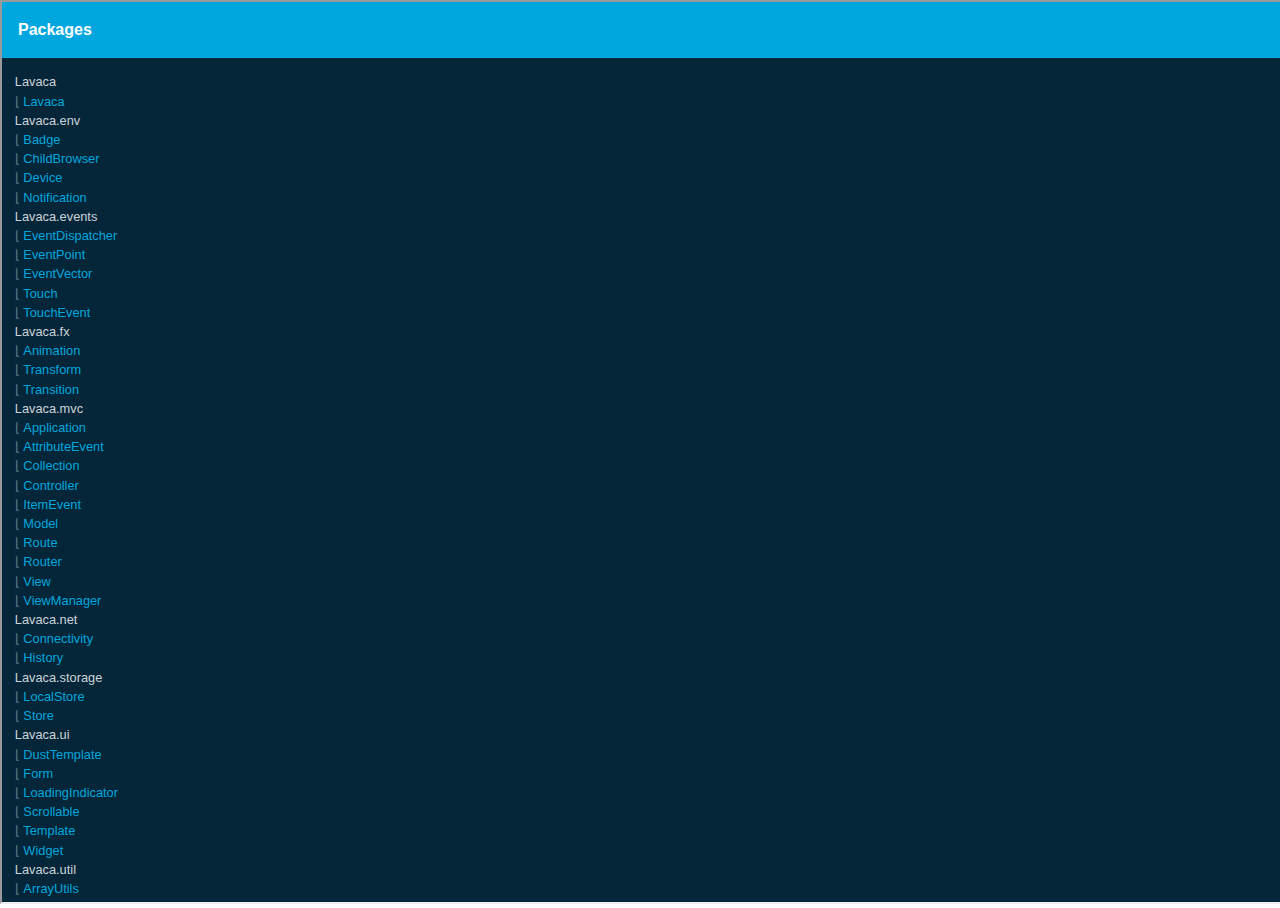
<file: Lavaca-1.0.5/docs/index.html>
<!doctype html>
<html>
  <head>
    <title>JavaScript Documentation</title>
    <style>
      html,
      body,
      iframe {
        width: 100%;
        height: 100%;
        margin: 0;
        padding: 0;
      }
    </style>
  </head>
  <body>
    <iframe src="packages.html" target="_top"></iframe>
  </body>
</html>
</file>
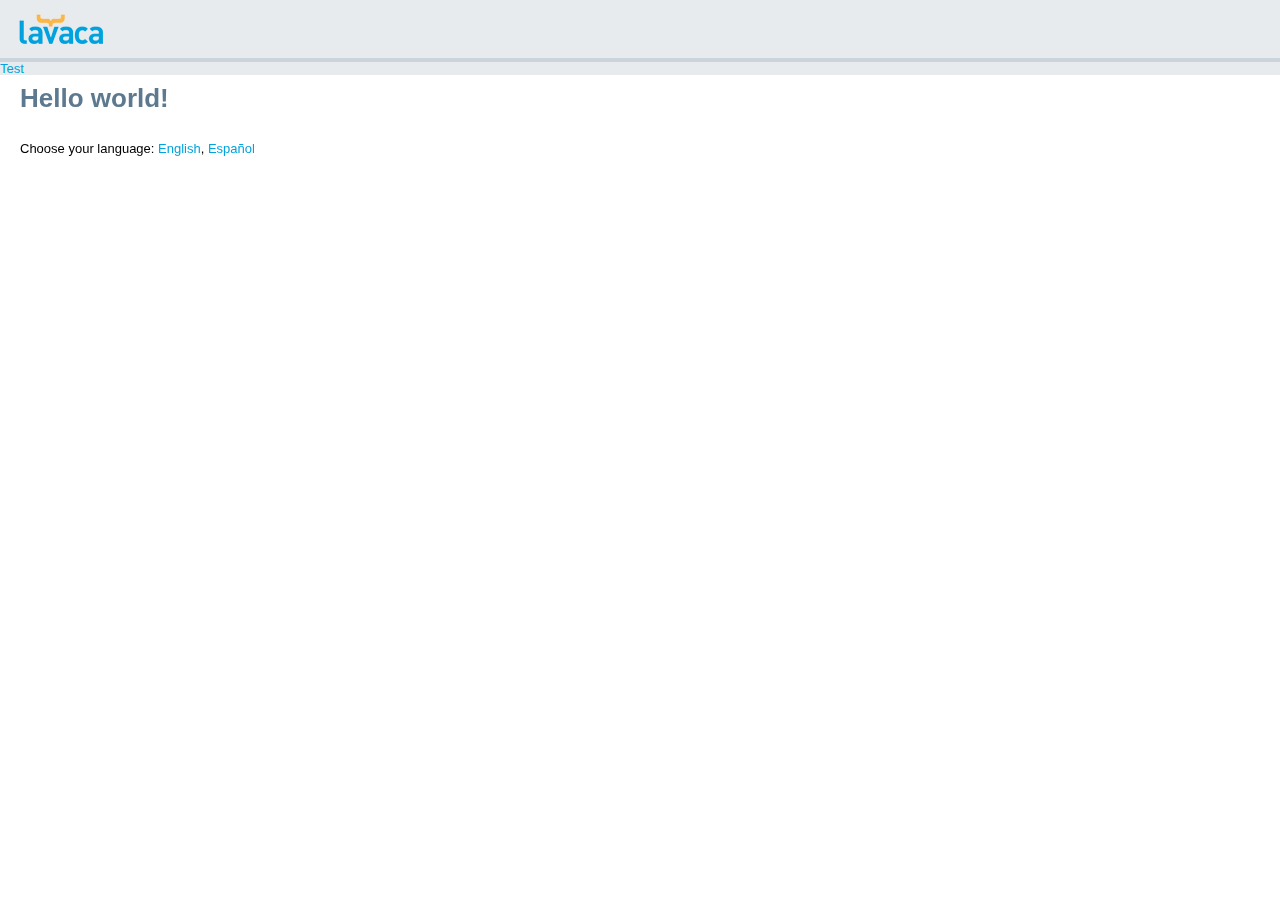
<file: Lavaca-1.0.5/src/index.html>
<!doctype html>
<!--
Lavaca 1.0.5
Copyright (c) 2012 Mutual Mobile

Permission is hereby granted, free of charge, to any person obtaining a copy of this software and associated documentation files (the "Software"), to deal in the Software without restriction, including without limitation the rights to use, copy, modify, merge, publish, distribute, sublicense, and/or sell copies of the Software, and to permit persons to whom the Software is furnished to do so, subject to the following conditions:

The above copyright notice and this permission notice shall be included in all copies or substantial portions of the Software.

THE SOFTWARE IS PROVIDED "AS IS", WITHOUT WARRANTY OF ANY KIND, EXPRESS OR IMPLIED, INCLUDING BUT NOT LIMITED TO THE WARRANTIES OF MERCHANTABILITY, FITNESS FOR A PARTICULAR PURPOSE AND NONINFRINGEMENT. IN NO EVENT SHALL THE AUTHORS OR COPYRIGHT HOLDERS BE LIABLE FOR ANY CLAIM, DAMAGES OR OTHER LIABILITY, WHETHER IN AN ACTION OF CONTRACT, TORT OR OTHERWISE, ARISING FROM, OUT OF OR IN CONNECTION WITH THE SOFTWARE OR THE USE OR OTHER DEALINGS IN THE SOFTWARE.
-->
<html>
  <head>
    <meta charset="utf-8">
    <meta http-equiv="X-UA-Compatible" content="IE=edge,chrome=1">
    <meta name="format-detection" content="telephone=no">
    <meta name="mobileoptimized" content="0">
    <meta name="viewport" content="initial-scale=1.0, maximum-scale=1.0, minimum-scale=1.0, user-scalable=0">
    <meta name="apple-mobile-web-app-capable" content="yes">
    <meta name="apple-mobile-web-app-status-bar-style" content="black">
    <title>[TODO]</title>
    <meta name="description" content="[TODO]">
    <meta name="author" content="[TODO]">
    <!--google:verification-->
    <meta name="google-site-verification" content="[TODO]">
    <!--/google:verification-->
    <!--fb:insights-->
    <meta property="fb:admins" content="[TODO]">
    <meta property="fb:app_id" content="[TODO]">
    <!--/fb:insights-->
    <!--fb:open-graph-->
    <meta property="og:image" content="http://[TODO].png">
    <meta property="og:video" content="http://[TODO].mp4">
    <meta property="og:title" content="[TODO]">
    <meta property="og:description" content="[TODO]">
    <meta property="og:url" content="http://[TODO]">
    <meta property="og:site_name" content="[TODO]">
    <meta property="og:locale" content="en_US">
    <!--/fb:open-graph-->
    <!--favicon-->
    <link rel="icon" href="img/favicon.png">
    <!--/favicon-->
    <!--apple:icon-->
    <!--iPhone-->
    <link rel="apple-touch-icon-precomposed" sizes="57x57" href="img/icon-57x57.png">
    <link rel="apple-touch-startup-image" media="(device-width: 320px) and (device-height: 480px) and (-webkit-device-pixel-ratio: 1)" href="img/splash-320x460.png">
    <!--iPhone (Retina)-->
    <link rel="apple-touch-icon-precomposed" sizes="114x114" href="img/icon-114x114.png">
    <link rel="apple-touch-startup-image" media="(device-width: 320px) and (device-height: 480px) and (-webkit-device-pixel-ratio: 2)" href="img/splash-640x920.png">
    <!--iPhone 5-->
    <link rel="apple-touch-startup-image" media="(device-width: 320px) and (device-height: 568px) and (-webkit-device-pixel-ratio: 2)" href="img/splash-640x1096.png">
    <!--iPad-->
    <link rel="apple-touch-icon-precomposed" sizes="72x72" href="img/icon-72x72.png">
    <link rel="apple-touch-startup-image" media="(device-width: 768px) and (device-height: 1024px) and (orientation: portrait) and (-webkit-device-pixel-ratio: 1)" href="img/splash-768x1004.png">
    <link rel="apple-touch-startup-image" media="(device-width: 768px) and (device-height: 1024px) and (orientation: landscape) and (-webkit-device-pixel-ratio: 1)" href="img/splash-1024x748.png">
    <!--iPad (Retina)-->
    <link rel="apple-touch-icon-precomposed" sizes="144x144" href="img/icon-144x144.png">
    <link rel="apple-touch-startup-image" media="(device-width: 768px) and (device-height: 1024px) and (orientation: portrait) and (-webkit-device-pixel-ratio: 2)" href="img/splash-1536x2008.png">
    <link rel="apple-touch-startup-image" media="(device-width: 768px) and (device-height: 1024px) and (orientation: landscape) and (-webkit-device-pixel-ratio: 2)" href="img/splash-2048x1496.png">
    <!--/apple:icon-->
    <!--css:Lavaca-1.0.5.min-->
    <link rel="stylesheet" href="css/libs/reset.css">
    <link rel="stylesheet" href="css/libs/boilerplate.css">
    <link rel="stylesheet" href="css/libs/animations.css">
    <!--/css:Lavaca-1.0.5.min-->
    <!--css:app-->
    <link rel="stylesheet" href="css/app/app.css">
    <link rel="stylesheet" href="css/app/ExampleView.css">
    <!--/css:app-->
  </head>
  <body>
    <!--TODO-->
    <!--Customize this area with your application's code-->
    <header id="nav-header">
      <h1 class="logo">Lavaca</h1>
    </header>
    <ul>
    	<li><a href="/hello/Kelly">Test</a></li>
    </ul>
    <div id="view-root"></div>
    <!--/TODO-->
    <!--cordova:2.2.0-->
    <!--js:Lavaca-1.0.5.min-->
    <script type="text/javascript" src="js/libs/zepto-1.0rc1.js"></script>
    <script type="text/javascript" src="js/libs/dust-full-1.1.1.js"></script>
    <script type="text/javascript" src="js/libs/dust-helpers-1.1.0.js"></script>
    <script type="text/javascript" src="js/libs/iscroll-lite-4.1.6.js"></script>
    <script type="text/javascript" src="js/libs/lz77.js"></script>
    <script type="text/javascript" src="js/Lavaca/Lavaca.js"></script>
    <script type="text/javascript" src="js/Lavaca/util/ArrayUtils.js"></script>
    <script type="text/javascript" src="js/Lavaca/util/DateUtils.js"></script>
    <script type="text/javascript" src="js/Lavaca/util/Disposable.js"></script>
    <script type="text/javascript" src="js/Lavaca/util/Cache.js"></script>
    <script type="text/javascript" src="js/Lavaca/util/Map.js"></script>
    <script type="text/javascript" src="js/Lavaca/util/Config.js"></script>
    <script type="text/javascript" src="js/Lavaca/util/Promise.js"></script>
    <script type="text/javascript" src="js/Lavaca/util/StringUtils.js"></script>
    <script type="text/javascript" src="js/Lavaca/util/Translation.js"></script>
    <script type="text/javascript" src="js/Lavaca/events/EventDispatcher.js"></script>
    <script type="text/javascript" src="js/Lavaca/events/EventPoint.js"></script>
    <script type="text/javascript" src="js/Lavaca/events/EventVector.js"></script>
    <script type="text/javascript" src="js/Lavaca/events/Touch.js"></script>
    <script type="text/javascript" src="js/Lavaca/env/Device.js"></script>
    <script type="text/javascript" src="js/Lavaca/env/Badge.js"></script>
    <script type="text/javascript" src="js/Lavaca/env/ChildBrowser.js"></script>
    <script type="text/javascript" src="js/Lavaca/env/Notification.js"></script>
    <script type="text/javascript" src="js/Lavaca/fx/Animation.js"></script>
    <script type="text/javascript" src="js/Lavaca/fx/Transform.js"></script>
    <script type="text/javascript" src="js/Lavaca/fx/Transition.js"></script>
    <script type="text/javascript" src="js/Lavaca/mvc/Controller.js"></script>
    <script type="text/javascript" src="js/Lavaca/mvc/Model.js"></script>
    <script type="text/javascript" src="js/Lavaca/mvc/Collection.js"></script>
    <script type="text/javascript" src="js/Lavaca/mvc/Route.js"></script>
    <script type="text/javascript" src="js/Lavaca/mvc/Router.js"></script>
    <script type="text/javascript" src="js/Lavaca/mvc/View.js"></script>
    <script type="text/javascript" src="js/Lavaca/mvc/ViewManager.js"></script>
    <script type="text/javascript" src="js/Lavaca/mvc/Application.js"></script>
    <script type="text/javascript" src="js/Lavaca/storage/Store.js"></script>
    <script type="text/javascript" src="js/Lavaca/storage/LocalStore.js"></script>
    <script type="text/javascript" src="js/Lavaca/net/Connectivity.js"></script>
    <script type="text/javascript" src="js/Lavaca/net/History.js"></script>
    <script type="text/javascript" src="js/Lavaca/ui/Template.js"></script>
    <script type="text/javascript" src="js/Lavaca/ui/DustTemplate.js"></script>
    <script type="text/javascript" src="js/Lavaca/ui/Widget.js"></script>
    <script type="text/javascript" src="js/Lavaca/ui/Form.js"></script>
    <script type="text/javascript" src="js/Lavaca/ui/LoadingIndicator.js"></script>
    <script type="text/javascript" src="js/Lavaca/ui/Scrollable.js"></script>
    <!--/js:Lavaca-1.0.5.min-->
    <!--js:app-->
    <script type="text/javascript" src="js/app/app.js"></script>
    <script type="text/javascript" src="js/app/models/models.js"></script>
    <script type="text/javascript" src="js/app/net/ExampleController.js"></script>
    <script type="text/javascript" src="js/app/ui/views/BaseView.js"></script>
    <script type="text/javascript" src="js/app/ui/views/PopoverView.js"></script>
    <script type="text/javascript" src="js/app/ui/views/ScrollableView.js"></script>
    <script type="text/javascript" src="js/app/ui/views/ExampleView.js"></script>
    <script type="text/javascript" src="js/app/ui/views/helloNameView.js"></script>
    <!--/js:app-->
    <!--Lavaca:templates-->
    <script type="text/dust-template" data-name="example" data-src="templates/example.html"></script>
    <script type="text/dust-template" data-name="helloName" data-src="templates/helloName.html"></script>
    <!--/Lavaca:templates-->
    <!--Lavaca:configs-->
    <script type="text/x-config" data-name="local" data-src="configs/local.json" data-default></script>
    <script type="text/x-config" data-name="staging" data-src="configs/staging.json"></script>
    <script type="text/x-config" data-name="production" data-src="configs/production.json"></script>
    <!--/Lavaca:configs-->
    <!--Lavaca:translations-->
    <script type="text/x-translation" data-name="en_US" data-src="messages/en_US.json" data-default></script>
    <script type="text/x-translation" data-name="es_MX" data-src="messages/es_MX.json"></script>
    <!--/Lavaca:translations-->
  </body>
</html>
</file>
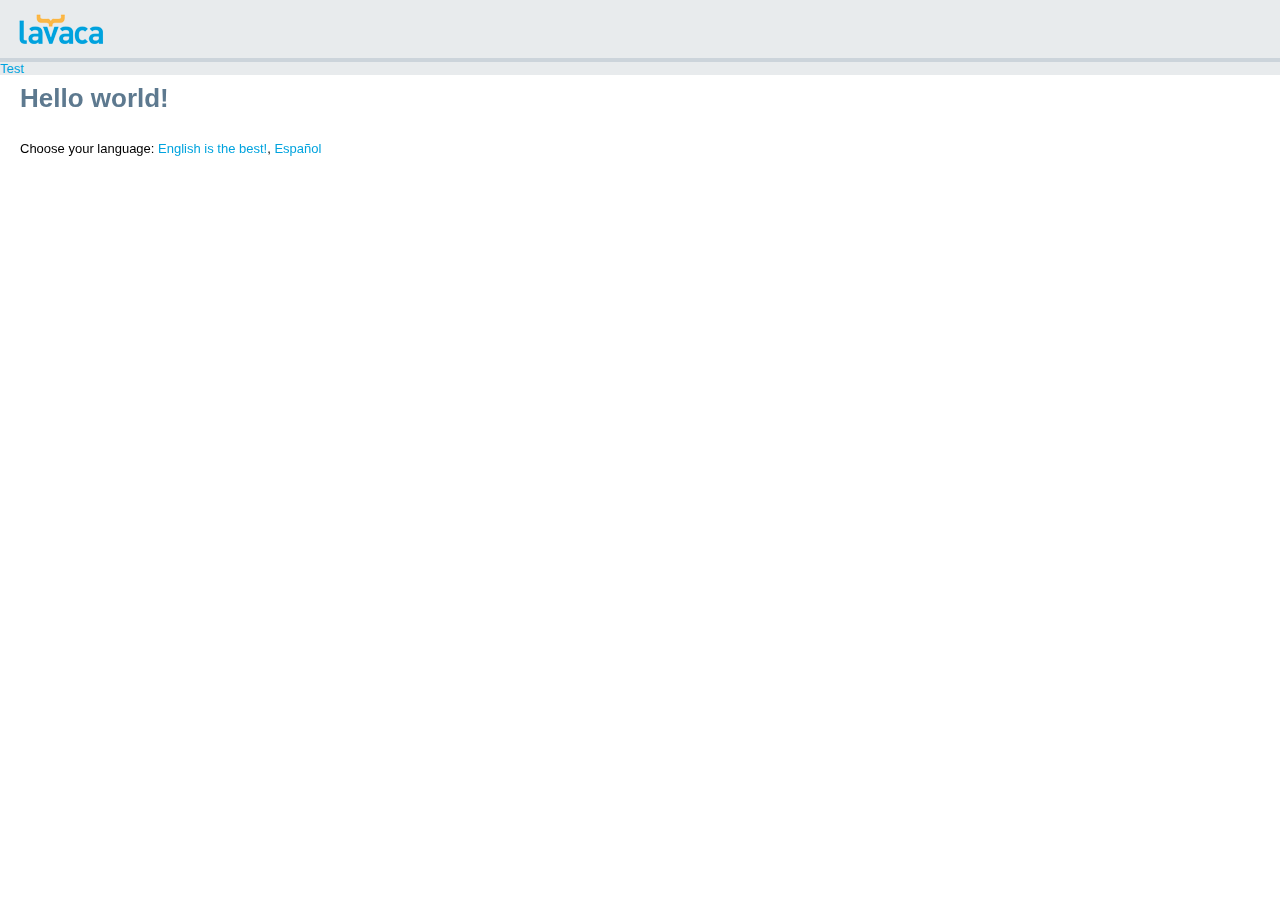
<file: Lavaca-1.0.5/www-stage/index.html>
<!doctype html>  <html> <head> <meta charset="utf-8"> <meta http-equiv="X-UA-Compatible" content="IE=edge,chrome=1"> <meta name="format-detection" content="telephone=no"> <meta name="mobileoptimized" content="0"> <meta name="viewport" content="initial-scale=1.0, maximum-scale=1.0, minimum-scale=1.0, user-scalable=0"> <meta name="apple-mobile-web-app-capable" content="yes"> <meta name="apple-mobile-web-app-status-bar-style" content="black"> <title>[TODO]</title> <meta name="description" content="[TODO]"> <meta name="author" content="[TODO]">  <meta name="google-site-verification" content="[TODO]">   <meta property="fb:admins" content="[TODO]"> <meta property="fb:app_id" content="[TODO]">   <meta property="og:image" content="http://[TODO].png"> <meta property="og:video" content="http://[TODO].mp4"> <meta property="og:title" content="[TODO]"> <meta property="og:description" content="[TODO]"> <meta property="og:url" content="http://[TODO]"> <meta property="og:site_name" content="[TODO]"> <meta property="og:locale" content="en_US">   <link rel="icon" href="img/favicon.png">    <link rel="apple-touch-icon-precomposed" sizes="57x57" href="img/icon-57x57.png"> <link rel="apple-touch-startup-image" media="(device-width: 320px) and (device-height: 480px) and (-webkit-device-pixel-ratio: 1)" href="img/splash-320x460.png">  <link rel="apple-touch-icon-precomposed" sizes="114x114" href="img/icon-114x114.png"> <link rel="apple-touch-startup-image" media="(device-width: 320px) and (device-height: 480px) and (-webkit-device-pixel-ratio: 2)" href="img/splash-640x920.png">  <link rel="apple-touch-startup-image" media="(device-width: 320px) and (device-height: 568px) and (-webkit-device-pixel-ratio: 2)" href="img/splash-640x1096.png">  <link rel="apple-touch-icon-precomposed" sizes="72x72" href="img/icon-72x72.png"> <link rel="apple-touch-startup-image" media="(device-width: 768px) and (device-height: 1024px) and (orientation: portrait) and (-webkit-device-pixel-ratio: 1)" href="img/splash-768x1004.png"> <link rel="apple-touch-startup-image" media="(device-width: 768px) and (device-height: 1024px) and (orientation: landscape) and (-webkit-device-pixel-ratio: 1)" href="img/splash-1024x748.png">  <link rel="apple-touch-icon-precomposed" sizes="144x144" href="img/icon-144x144.png"> <link rel="apple-touch-startup-image" media="(device-width: 768px) and (device-height: 1024px) and (orientation: portrait) and (-webkit-device-pixel-ratio: 2)" href="img/splash-1536x2008.png"> <link rel="apple-touch-startup-image" media="(device-width: 768px) and (device-height: 1024px) and (orientation: landscape) and (-webkit-device-pixel-ratio: 2)" href="img/splash-2048x1496.png">  <link rel="stylesheet" href="css/app/Lavaca-1.0.5.min.css"> <link rel="stylesheet" href="css/app/app.css"> </head> <body>   <header id="nav-header"> <h1 class="logo">Lavaca</h1> </header> <ul> <li><a href="/hello/Kelly">Test</a></li> </ul> <div id="view-root"></div>  <!--cordova:2.2.0--> <script type="text/javascript" src="js/Lavaca-1.0.5.min.js"></script> <script type="text/javascript" src="js/app.js"></script>  <script type="text/dust-template" data-name="example" data-src="templates/example.html"></script> <script type="text/dust-template" data-name="helloName" data-src="templates/helloName.html"></script>  <script type="text/x-config" data-name="staging" data-default>{ "example": "value - staging" }</script>  <script type="text/x-translation" data-name="en_US" data-src="messages/en_US.json" data-default></script> <script type="text/x-translation" data-name="es_MX" data-src="messages/es_MX.json"></script>  </body> </html>
</file>
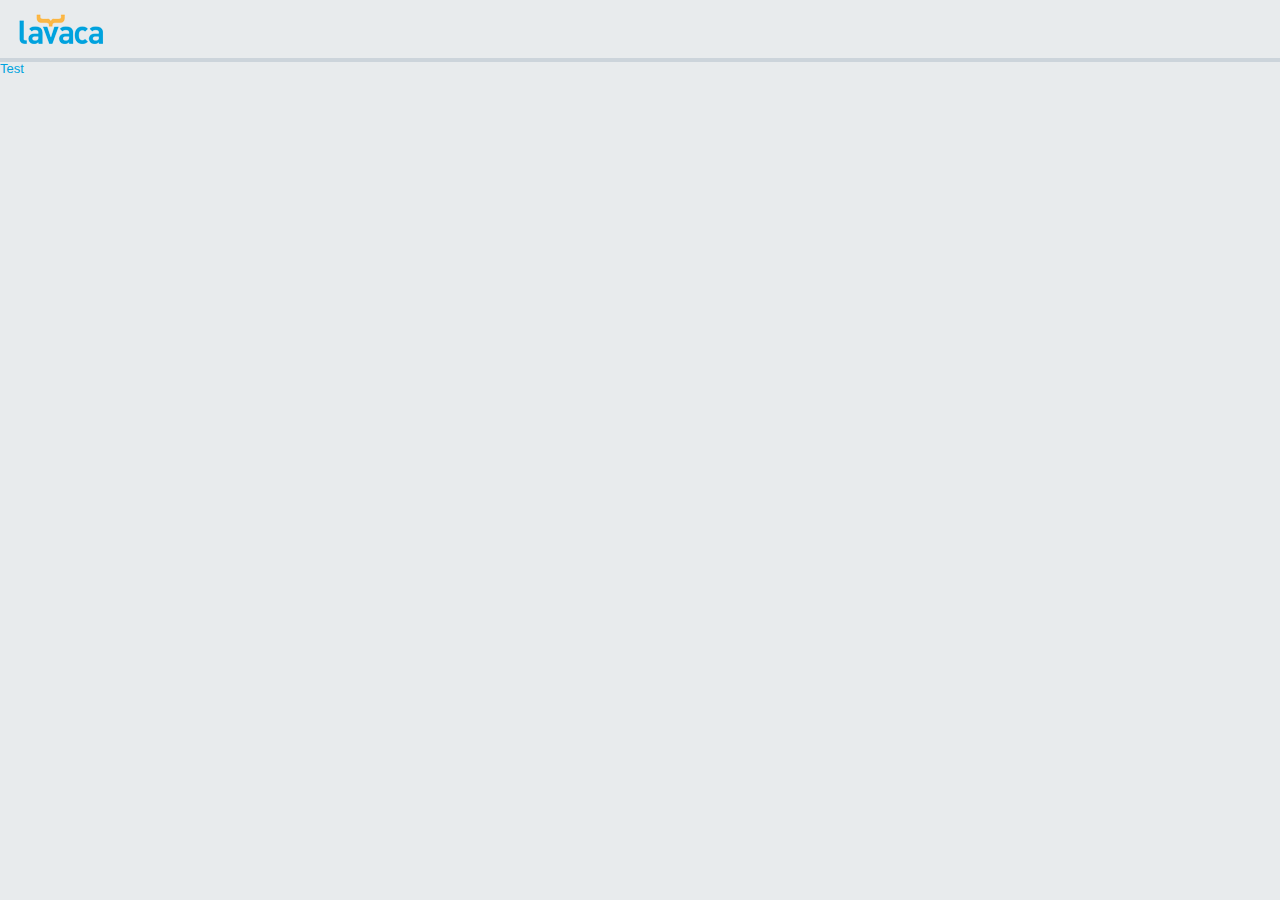
<file: Lavaca-1.0.5/ios/www/index.html>
<!doctype html>  <html> <head> <meta charset="utf-8"> <meta http-equiv="X-UA-Compatible" content="IE=edge,chrome=1"> <meta name="format-detection" content="telephone=no"> <meta name="mobileoptimized" content="0"> <meta name="viewport" content="initial-scale=1.0, maximum-scale=1.0, minimum-scale=1.0, user-scalable=0"> <meta name="apple-mobile-web-app-capable" content="yes"> <meta name="apple-mobile-web-app-status-bar-style" content="black"> <title>[TODO]</title> <meta name="description" content="[TODO]"> <meta name="author" content="[TODO]">  <meta name="google-site-verification" content="[TODO]">   <meta property="fb:admins" content="[TODO]"> <meta property="fb:app_id" content="[TODO]">   <meta property="og:image" content="http://[TODO].png"> <meta property="og:video" content="http://[TODO].mp4"> <meta property="og:title" content="[TODO]"> <meta property="og:description" content="[TODO]"> <meta property="og:url" content="http://[TODO]"> <meta property="og:site_name" content="[TODO]"> <meta property="og:locale" content="en_US">   <link rel="icon" href="img/favicon.png">    <link rel="apple-touch-icon-precomposed" sizes="57x57" href="img/icon-57x57.png"> <link rel="apple-touch-startup-image" media="(device-width: 320px) and (device-height: 480px) and (-webkit-device-pixel-ratio: 1)" href="img/splash-320x460.png">  <link rel="apple-touch-icon-precomposed" sizes="114x114" href="img/icon-114x114.png"> <link rel="apple-touch-startup-image" media="(device-width: 320px) and (device-height: 480px) and (-webkit-device-pixel-ratio: 2)" href="img/splash-640x920.png">  <link rel="apple-touch-startup-image" media="(device-width: 320px) and (device-height: 568px) and (-webkit-device-pixel-ratio: 2)" href="img/splash-640x1096.png">  <link rel="apple-touch-icon-precomposed" sizes="72x72" href="img/icon-72x72.png"> <link rel="apple-touch-startup-image" media="(device-width: 768px) and (device-height: 1024px) and (orientation: portrait) and (-webkit-device-pixel-ratio: 1)" href="img/splash-768x1004.png"> <link rel="apple-touch-startup-image" media="(device-width: 768px) and (device-height: 1024px) and (orientation: landscape) and (-webkit-device-pixel-ratio: 1)" href="img/splash-1024x748.png">  <link rel="apple-touch-icon-precomposed" sizes="144x144" href="img/icon-144x144.png"> <link rel="apple-touch-startup-image" media="(device-width: 768px) and (device-height: 1024px) and (orientation: portrait) and (-webkit-device-pixel-ratio: 2)" href="img/splash-1536x2008.png"> <link rel="apple-touch-startup-image" media="(device-width: 768px) and (device-height: 1024px) and (orientation: landscape) and (-webkit-device-pixel-ratio: 2)" href="img/splash-2048x1496.png">  <link rel="stylesheet" href="css/app/Lavaca-1.0.5.min.css"> <link rel="stylesheet" href="css/app/app.css"> </head> <body>   <header id="nav-header"> <h1 class="logo">Lavaca</h1> </header> <ul> <li><a href="/hello/Kelly">Test</a></li> </ul> <div id="view-root"></div>  <script type="text/javascript" src="js/cordova-2.2.0.min.js"></script> <script type="text/javascript" src="js/Lavaca-1.0.5.min.js"></script> <script type="text/javascript" src="js/app.js"></script>  <script type="text/dust-template" data-name="example" data-src="templates/example.html"></script> <script type="text/dust-template" data-name="helloName" data-src="templates/helloName.html"></script>  <script type="text/x-config" data-name="staging" data-default>{ "example": "value - staging" }</script>  <script type="text/x-translation" data-name="en_US" data-src="messages/en_US.json" data-default></script> <script type="text/x-translation" data-name="es_MX" data-src="messages/es_MX.json"></script>  </body> </html>
</file>
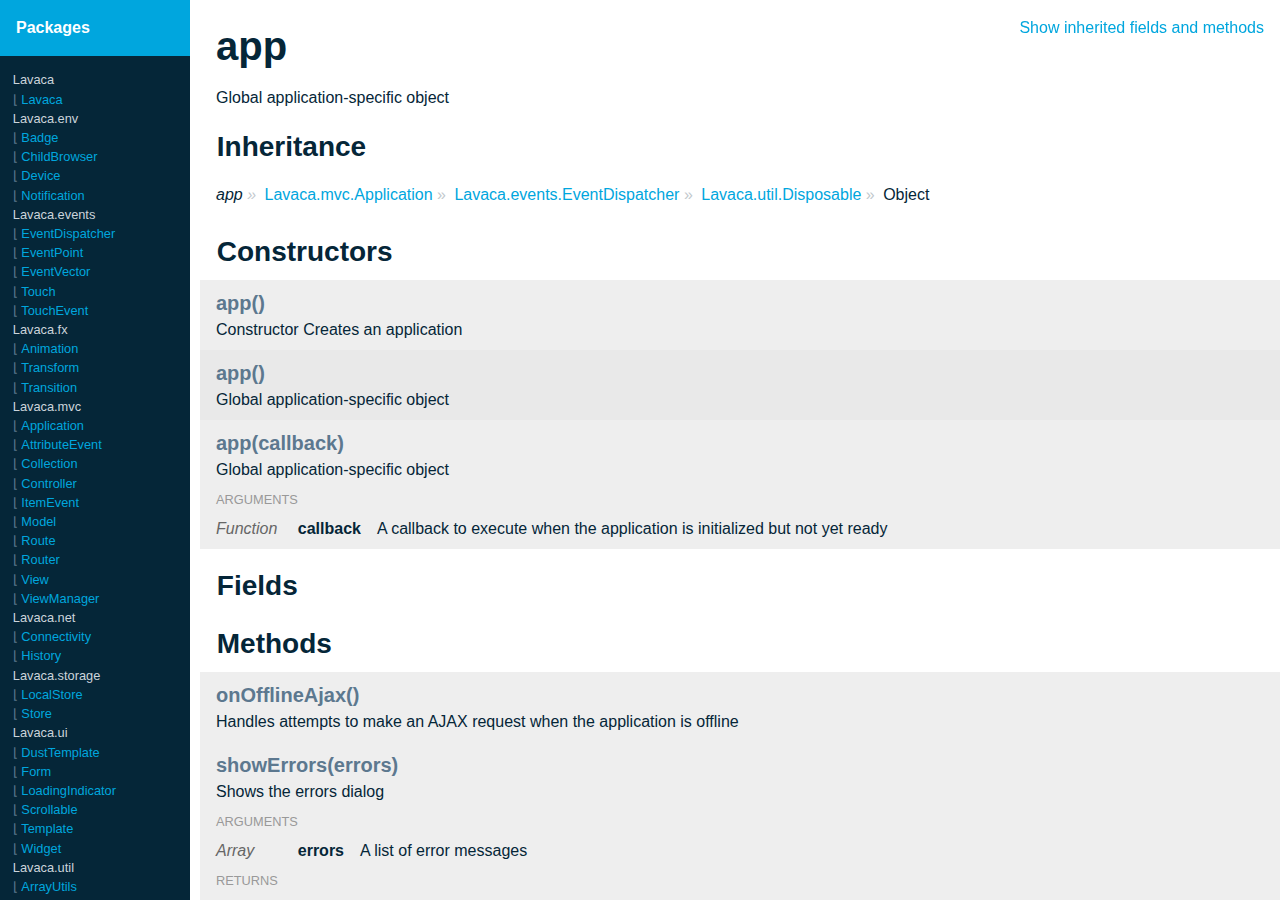
<file: Lavaca-1.0.5/docs/app.html>
<!doctype html>
<html>
  <head>
    <title>app</title>
    <meta name="description" content=" Global application-specific object">
    <link type="text/css" href="assets/app.css" rel="stylesheet">
  </head>
  <body class="[[bodyClassName]]">
    <iframe id="navigation-frame" src="packages.html"></iframe>
    <div id="view-root"></div>
    <script type="text/x-dust-template" data-name="field">
      <li class="{?inherited}inherited{:else}instance{/inherited} field" id="sig-{name}">
        <h3 class="name">{?static}{owner}.{/static}{name}<span class="default"> = {?default}{default|s}{:else}null{/default}</span></h3>
        <div class="body">
          <span class="type">{type}</span>
          <span class="desc">{desc|s}</span>
        </div>
        {?inherited}
          <div class="source">Inherited from <a href="{owner}.html#sig-{name}">{owner}</a></div>
        {/inherited}
      </li>
    </script>
    <script type="text/x-dust-template" data-name="method">
      {#signatures owner=owner}
        <li id="sig-{id}" class="method {?inherited}inherited{:else}instance{/inherited}">
          <h3 class="name">{?static}{owner}.{/static}{name}</h3>
          <div class="body">
            <div class="desc">{desc|s}</div>
            {?params}
              <table class="params">
                <thead class="arguments" colspan="3">
                  <tr>
                    <th>Arguments</th>
                  </tr>
                </thead>
                {#params}
                  <tr class="param">
                    <td class="type">{type}</td>
                    <td class="name">{name}</td>
                    <td class="desc">
                      {desc|s}
                      {?opts}
                        <table class="options">
                          {#opts}
                            <tr class="option">
                              <td class="name">{name}<span class="default">= {?default}{default|s}{:else}null{/default}</span></td>
                              <td class="desc">
                                <span class="type">{type}</span>
                                <div>{desc|s}</div>
                              </td>
                            </tr>
                          {/opts}
                        </table>
                      {/opts}
                    </td>
                  </tr>
                {/params}
              </table>
            {/params}
            {#returnValue}
              <table class="params">
                <thead>
                  <tr>
                    <th colspan="3">Returns</th>
                  </tr>
                </thead>
                <tr class="return">
                  <td class="type">{type}</td>
                  <td class="desc" colspan="2">{desc|s}</td>
                </tr>
              </table>
            {/returnValue}
          </div>
          {?inherited}
            <div class="source">Inherited from <a href="{owner}.html#sig-{id}">{owner}</a></div>
          {/inherited}
        </li>
      {/signatures}
    </script>
    <script type="text/x-dust-template" data-name="type">
      <h2 class="package">{ns}</h2>
      <h1 class="name">{name}</h1>
      {?desc}
        <section id="description" class="desc">
          {desc|s}
        </section>
      {/desc}
      {#superType}
        <a class="show-inherited" href="#">Show inherited fields and methods</a>
      {/superType}
      <section id="inheritance">
        <h2 class="title">Inheritance</h2>
        <ul class="super-types">
          <li class="super-type current">{?ns}{ns}.{/ns}{name}</li>
          {#inheritance}
            <li class="super-type">
              <a href="{.}.html">{.}</a>
            </li>
          {/inheritance}
          <li class="super-type">Object</li>
        </ul>
      </section>
      {?staticFields}
        <section id="fields">
          <h2 class="title">Static Fields</h2>
          <ul class="fields">
            {#staticFields}
              {>field:./}
            {/staticFields}
          </ul>
        </section>
      {/staticFields}
      {?staticMethods}
        <section id="methods">
          <h2 class="title">Static Methods</h2>
          <ul class="methods">
            {#staticMethods}
              {>method:./}
            {/staticMethods}
          </ul>
        </section>
      {/staticMethods}
      {#constructor}
        <section id="constructors">
          <h2 class="title">Constructors</h2>
          <ul class="methods">
            {>method:./}
          </ul>
        </section>
      {/constructor}
      {?fields}
        <section id="fields">
          <h2 class="title">Fields</h2>
          <ul class="fields">
            {#fields}
              {>field:./}
            {/fields}
          </ul>
        </section>
      {/fields}
      {?methods}
        <section id="methods">
          <h2 class="title">Methods</h2>
          <ul class="methods">
            {#methods}
              {>method:./}
            {/methods}
          </ul>
        </section>
      {/methods}
    </script>
    <script type="text/javascript" src="assets/zepto-1.0rc1.js"></script>
    <script type="text/javascript" src="assets/x-dust-0.5.1.js"></script>
    <script type="text/javascript" src="assets/app.js"></script>
    <script type="text/javascript">
      app.load({"qualifiedName": "app", "name": "app", "inheritance": ["Lavaca.mvc.Application", "Lavaca.events.EventDispatcher", "Lavaca.util.Disposable"], "fields": [{"name": "TRouter", "default": "Lavaca.mvc.Router", "inherited": true, "owner": "Lavaca.mvc.Application", "type": "Function", "desc": " The type of the router used by the application"}, {"name": "TState", "default": "Lavaca.mvc.Model", "inherited": true, "owner": "Lavaca.mvc.Application", "type": "Function", "desc": " The type of the state model used by the application"}, {"name": "TViewManager", "default": "Lavaca.mvc.ViewManager", "inherited": true, "owner": "Lavaca.mvc.Application", "type": "Function", "desc": " The type of the view manager used by the application"}, {"name": "animations", "default": "true", "inherited": true, "owner": "Lavaca.mvc.Application", "type": "Boolean", "desc": " Flag indicating whether animations are turned on or off. On Android devices, this defaults to <code>false</code>."}, {"name": "initLocale", "default": "\"en_US\"", "inherited": true, "owner": "Lavaca.mvc.Application", "type": "String", "desc": " The default locale to use"}, {"name": "initParams", "default": "null", "inherited": true, "owner": "Lavaca.mvc.Application", "type": "Object", "desc": " The default params object to supply the initial route"}, {"name": "initRoute", "default": "\"/\"", "inherited": true, "owner": "Lavaca.mvc.Application", "type": "String", "desc": " The default URL that the app will navigate to"}, {"name": "initState", "default": "null", "inherited": true, "owner": "Lavaca.mvc.Application", "type": "Object", "desc": " The default state object to supply the initial route"}, {"owner": "Lavaca.mvc.Application", "inherited": true, "type": "String", "name": "initialStandardRoute", "desc": " Gets initial route based on query string returned by server 302 redirect"}, {"name": "mobileBrowser", "default": "true", "inherited": true, "owner": "Lavaca.mvc.Application", "type": "Object", "desc": " A hash of user agent tests."}, {"name": "router", "default": "null", "inherited": true, "owner": "Lavaca.mvc.Application", "type": "Lavaca.mvc.Router", "desc": " Router used to manage application traffic and URLs"}, {"name": "state", "default": "null", "inherited": true, "owner": "Lavaca.mvc.Application", "type": "Lavaca.mvc.Model", "desc": " Model used for application state management"}, {"name": "suppressEvents", "default": "false", "inherited": true, "owner": "Lavaca.events.EventDispatcher", "type": "Boolean", "desc": " When true, do not fire events"}, {"name": "viewManager", "default": "null", "inherited": true, "owner": "Lavaca.mvc.Application", "type": "Lavaca.mvc.ViewManager", "desc": " View manager used to transition between UI states"}, {"name": "viewRootSelector", "default": "\"#view-root\"", "inherited": true, "owner": "Lavaca.mvc.Application", "type": "String", "desc": " The selector used to identify the DOM element that will contain views"}], "methods": [{"owner": "Lavaca.mvc.Application", "inherited": true, "signatures": [{"params": [{"type": "Object", "name": "opts", "desc": "jQuery-style AJAX options"}], "id": "ajax(Object)", "returnValue": {"type": "Lavaca.util.Promise", "desc": "A promise"}, "name": "ajax(opts)"}], "name": "ajax", "desc": " Makes an AJAX request if the user is online. If the user is offline, the returned promise will be rejected with the string argument \"offline\". (Alias for <a href=\"Lavaca.net.Connectivity.html\" target=\"_top\">Lavaca.net.Connectivity</a>.ajax)"}, {"owner": "Lavaca.events.EventDispatcher", "inherited": true, "signatures": [{"params": [{"type": "String", "name": "type", "desc": "The type of event to create"}], "id": "createEvent(String)", "returnValue": {"type": "Object", "desc": "The event object"}, "name": "createEvent(type)"}, {"params": [{"type": "String", "name": "type", "desc": "The type of event to create"}, {"type": "Object", "name": "params", "desc": "Additional data points to add to the event"}], "id": "createEvent(String,Object)", "returnValue": {"type": "Object", "desc": "The event object"}, "name": "createEvent(type, params)"}], "name": "createEvent", "desc": " Creates an event object"}, {"owner": "Lavaca.mvc.Application", "inherited": true, "signatures": [{"id": "dispose()", "name": "dispose()", "desc": " Readies the application to be garbage collected"}], "name": "dispose", "desc": " Readies the application to be garbage collected"}, {"owner": "Lavaca.mvc.Application", "inherited": true, "signatures": [{"id": "init()", "returnValue": {"type": "Lavaca.util.Promise", "desc": "A promise that resolves when the application is ready for use"}, "name": "init()"}], "name": "init", "desc": " Initializes the application"}, {"owner": "Lavaca.events.EventDispatcher", "signatures": [{"name": "off()", "id": "off()", "returnValue": {"type": "Lavaca.events.EventDispatcher", "desc": "This event dispatcher (for chaining)"}, "desc": " Unbinds all event handler from this object"}, {"name": "off(type)", "params": [{"type": "String", "name": "type", "desc": "The name of the event"}], "id": "off(String)", "returnValue": {"type": "Lavaca.events.EventDispatcher", "desc": "This event dispatcher (for chaining)"}, "desc": " Unbinds all event handlers for an event"}, {"name": "off(type, callback)", "params": [{"type": "String", "name": "type", "desc": "The name of the event"}, {"type": "Function", "name": "callback", "desc": "The function handling the event"}], "id": "off(String,Function)", "returnValue": {"type": "Lavaca.events.EventDispatcher", "desc": "This event dispatcher (for chaining)"}, "desc": " Unbinds a specific event handler"}, {"name": "off(type, callback, thisp)", "params": [{"type": "String", "name": "type", "desc": "The name of the event"}, {"type": "Function", "name": "callback", "desc": "The function handling the event"}, {"type": "Object", "name": "thisp", "desc": "The context of the handler"}], "id": "off(String,Function,Object)", "returnValue": {"type": "Lavaca.events.EventDispatcher", "desc": "This event dispatcher (for chaining)"}, "desc": " Unbinds a specific event handler"}], "name": "off", "inherited": true}, {"owner": "Lavaca.events.EventDispatcher", "inherited": true, "signatures": [{"params": [{"type": "String", "name": "type", "desc": "The name of the event"}, {"type": "Function", "name": "callback", "desc": "The function to execute when the event occurs"}], "id": "on(String,Function)", "returnValue": {"type": "Lavaca.events.EventDispatcher", "desc": "This event dispatcher (for chaining)"}, "name": "on(type, callback)"}, {"params": [{"type": "String", "name": "type", "desc": "The name of the event"}, {"type": "Function", "name": "callback", "desc": "The function to execute when the event occurs"}, {"type": "Object", "name": "thisp", "desc": "The context of the handler"}], "id": "on(String,Function,Object)", "returnValue": {"type": "Lavaca.events.EventDispatcher", "desc": "This event dispatcher (for chaining)"}, "name": "on(type, callback, thisp)"}], "name": "on", "desc": " Bind an event handler to this object"}, {"owner": "Lavaca.mvc.Application", "inherited": true, "signatures": [{"params": [{"type": "Object", "name": "err", "desc": "The routing error"}], "id": "onInvalidRoute(Object)", "name": "onInvalidRoute(err)"}], "name": "onInvalidRoute", "desc": " Handler for when the user attempts to navigate to an invalid route"}, {"owner": "app", "signatures": [{"id": "onOfflineAjax()", "name": "onOfflineAjax()", "desc": " Handles attempts to make an AJAX request when the application is offline"}], "name": "onOfflineAjax", "desc": " Handles attempts to make an AJAX request when the application is offline"}, {"owner": "Lavaca.mvc.Application", "inherited": true, "signatures": [{"params": [{"type": "Event", "name": "e", "desc": "The event object"}], "id": "onTapLink(Event)", "name": "onTapLink(e)"}], "name": "onTapLink", "desc": " Handler for when the user taps on a <A> element"}, {"owner": "app", "signatures": [{"params": [{"type": "Array", "name": "errors", "desc": "A list of error messages"}], "id": "showErrors(Array)", "returnValue": {"type": "Lavaca.util.Promise", "desc": "A promise"}, "name": "showErrors(errors)"}], "name": "showErrors", "desc": " Shows the errors dialog"}, {"owner": "Lavaca.events.EventDispatcher", "inherited": true, "signatures": [{"params": [{"type": "String", "name": "type", "desc": "The type of event to dispatch"}], "id": "trigger(String)", "returnValue": {"type": "Lavaca.events.EventDispatcher", "desc": "This event dispatcher (for chaining)"}, "name": "trigger(type)"}, {"params": [{"type": "String", "name": "type", "desc": "The type of event to dispatch"}, {"type": "Object", "name": "params", "desc": "Additional data points to add to the event"}], "id": "trigger(String,Object)", "returnValue": {"type": "Lavaca.events.EventDispatcher", "desc": "This event dispatcher (for chaining)"}, "name": "trigger(type, params)"}], "name": "trigger", "desc": " Dispatches an event"}], "staticMethods": [], "constructor": {"owner": "Lavaca.mvc.Application", "signatures": [{"id": "app()", "name": "app()", "desc": "Constructor Creates an application"}, {"id": "app()", "name": "app()"}, {"params": [{"type": "Function", "name": "callback", "desc": "A callback to execute when the application is initialized but not yet ready"}], "id": "app(Function)", "name": "app(callback)"}], "name": "app"}, "superType": "Lavaca.mvc.Application", "staticFields": [], "desc": " Global application-specific object"});
    </script>
  </body>
</html>
</file>
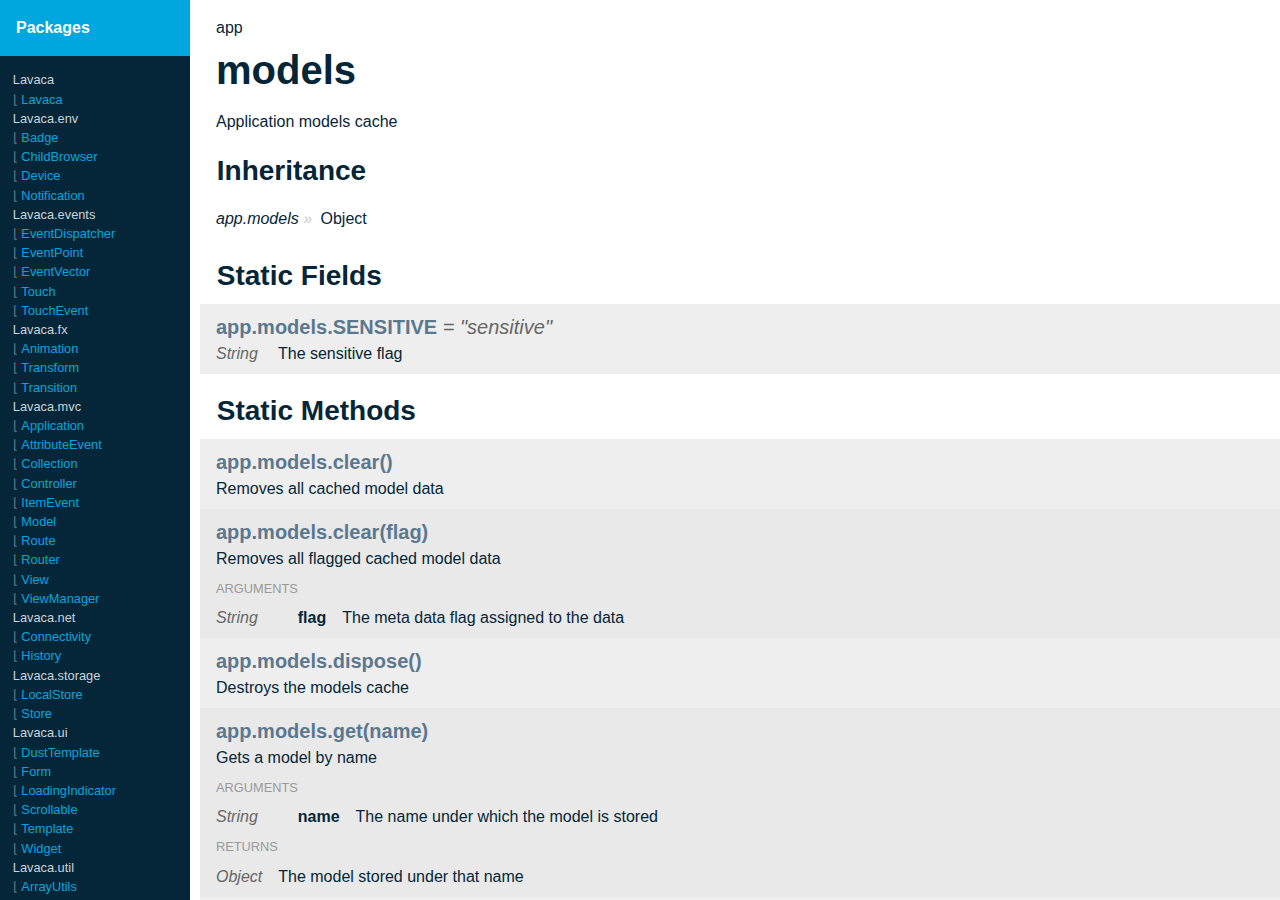
<file: Lavaca-1.0.5/docs/app.models.html>
<!doctype html>
<html>
  <head>
    <title>models</title>
    <meta name="description" content=" Application models cache">
    <link type="text/css" href="assets/app.css" rel="stylesheet">
  </head>
  <body class="[[bodyClassName]]">
    <iframe id="navigation-frame" src="packages.html"></iframe>
    <div id="view-root"></div>
    <script type="text/x-dust-template" data-name="field">
      <li class="{?inherited}inherited{:else}instance{/inherited} field" id="sig-{name}">
        <h3 class="name">{?static}{owner}.{/static}{name}<span class="default"> = {?default}{default|s}{:else}null{/default}</span></h3>
        <div class="body">
          <span class="type">{type}</span>
          <span class="desc">{desc|s}</span>
        </div>
        {?inherited}
          <div class="source">Inherited from <a href="{owner}.html#sig-{name}">{owner}</a></div>
        {/inherited}
      </li>
    </script>
    <script type="text/x-dust-template" data-name="method">
      {#signatures owner=owner}
        <li id="sig-{id}" class="method {?inherited}inherited{:else}instance{/inherited}">
          <h3 class="name">{?static}{owner}.{/static}{name}</h3>
          <div class="body">
            <div class="desc">{desc|s}</div>
            {?params}
              <table class="params">
                <thead class="arguments" colspan="3">
                  <tr>
                    <th>Arguments</th>
                  </tr>
                </thead>
                {#params}
                  <tr class="param">
                    <td class="type">{type}</td>
                    <td class="name">{name}</td>
                    <td class="desc">
                      {desc|s}
                      {?opts}
                        <table class="options">
                          {#opts}
                            <tr class="option">
                              <td class="name">{name}<span class="default">= {?default}{default|s}{:else}null{/default}</span></td>
                              <td class="desc">
                                <span class="type">{type}</span>
                                <div>{desc|s}</div>
                              </td>
                            </tr>
                          {/opts}
                        </table>
                      {/opts}
                    </td>
                  </tr>
                {/params}
              </table>
            {/params}
            {#returnValue}
              <table class="params">
                <thead>
                  <tr>
                    <th colspan="3">Returns</th>
                  </tr>
                </thead>
                <tr class="return">
                  <td class="type">{type}</td>
                  <td class="desc" colspan="2">{desc|s}</td>
                </tr>
              </table>
            {/returnValue}
          </div>
          {?inherited}
            <div class="source">Inherited from <a href="{owner}.html#sig-{id}">{owner}</a></div>
          {/inherited}
        </li>
      {/signatures}
    </script>
    <script type="text/x-dust-template" data-name="type">
      <h2 class="package">{ns}</h2>
      <h1 class="name">{name}</h1>
      {?desc}
        <section id="description" class="desc">
          {desc|s}
        </section>
      {/desc}
      {#superType}
        <a class="show-inherited" href="#">Show inherited fields and methods</a>
      {/superType}
      <section id="inheritance">
        <h2 class="title">Inheritance</h2>
        <ul class="super-types">
          <li class="super-type current">{?ns}{ns}.{/ns}{name}</li>
          {#inheritance}
            <li class="super-type">
              <a href="{.}.html">{.}</a>
            </li>
          {/inheritance}
          <li class="super-type">Object</li>
        </ul>
      </section>
      {?staticFields}
        <section id="fields">
          <h2 class="title">Static Fields</h2>
          <ul class="fields">
            {#staticFields}
              {>field:./}
            {/staticFields}
          </ul>
        </section>
      {/staticFields}
      {?staticMethods}
        <section id="methods">
          <h2 class="title">Static Methods</h2>
          <ul class="methods">
            {#staticMethods}
              {>method:./}
            {/staticMethods}
          </ul>
        </section>
      {/staticMethods}
      {#constructor}
        <section id="constructors">
          <h2 class="title">Constructors</h2>
          <ul class="methods">
            {>method:./}
          </ul>
        </section>
      {/constructor}
      {?fields}
        <section id="fields">
          <h2 class="title">Fields</h2>
          <ul class="fields">
            {#fields}
              {>field:./}
            {/fields}
          </ul>
        </section>
      {/fields}
      {?methods}
        <section id="methods">
          <h2 class="title">Methods</h2>
          <ul class="methods">
            {#methods}
              {>method:./}
            {/methods}
          </ul>
        </section>
      {/methods}
    </script>
    <script type="text/javascript" src="assets/zepto-1.0rc1.js"></script>
    <script type="text/javascript" src="assets/x-dust-0.5.1.js"></script>
    <script type="text/javascript" src="assets/app.js"></script>
    <script type="text/javascript">
      app.load({"qualifiedName": "app.models", "name": "models", "fields": [], "methods": [], "staticMethods": [{"owner": "app.models", "signatures": [{"id": "clear()", "name": "clear()", "desc": " Removes all cached model data"}, {"params": [{"type": "String", "name": "flag", "desc": "The meta data flag assigned to the data"}], "id": "clear(String)", "name": "clear(flag)", "desc": " Removes all flagged cached model data"}], "static": true, "name": "clear"}, {"owner": "app.models", "signatures": [{"id": "dispose()", "name": "dispose()", "desc": " Destroys the models cache"}], "static": true, "name": "dispose", "desc": " Destroys the models cache"}, {"owner": "app.models", "signatures": [{"params": [{"type": "String", "name": "name", "desc": "The name under which the model is stored"}], "id": "get(String)", "returnValue": {"type": "Object", "desc": "The model stored under that name"}, "name": "get(name)"}], "static": true, "name": "get", "desc": " Gets a model by name"}, {"owner": "app.models", "signatures": [{"id": "init()", "name": "init()", "desc": " Readies the models cache for use"}], "static": true, "name": "init", "desc": " Readies the models cache for use"}, {"owner": "app.models", "signatures": [{"params": [{"type": "String", "name": "name", "desc": "The name under which to store the value"}, {"type": "Object", "name": "value", "desc": "The value to store"}], "id": "set(String,Object)", "name": "set(name, value)"}, {"params": [{"type": "String", "name": "name", "desc": "The name under which to store the value"}, {"type": "Object", "name": "value", "desc": "The value to store"}, {"type": "String", "name": "flag", "desc": "A meta data flag to assign to the data"}], "id": "set(String,Object,String)", "name": "set(name, value, flag)"}], "static": true, "name": "set", "desc": " Sets a model"}], "ns": "app", "staticFields": [{"name": "SENSITIVE", "default": "\"sensitive\"", "static": true, "owner": "app.models", "type": "String", "desc": " The sensitive flag"}], "desc": " Application models cache"});
    </script>
  </body>
</html>
</file>
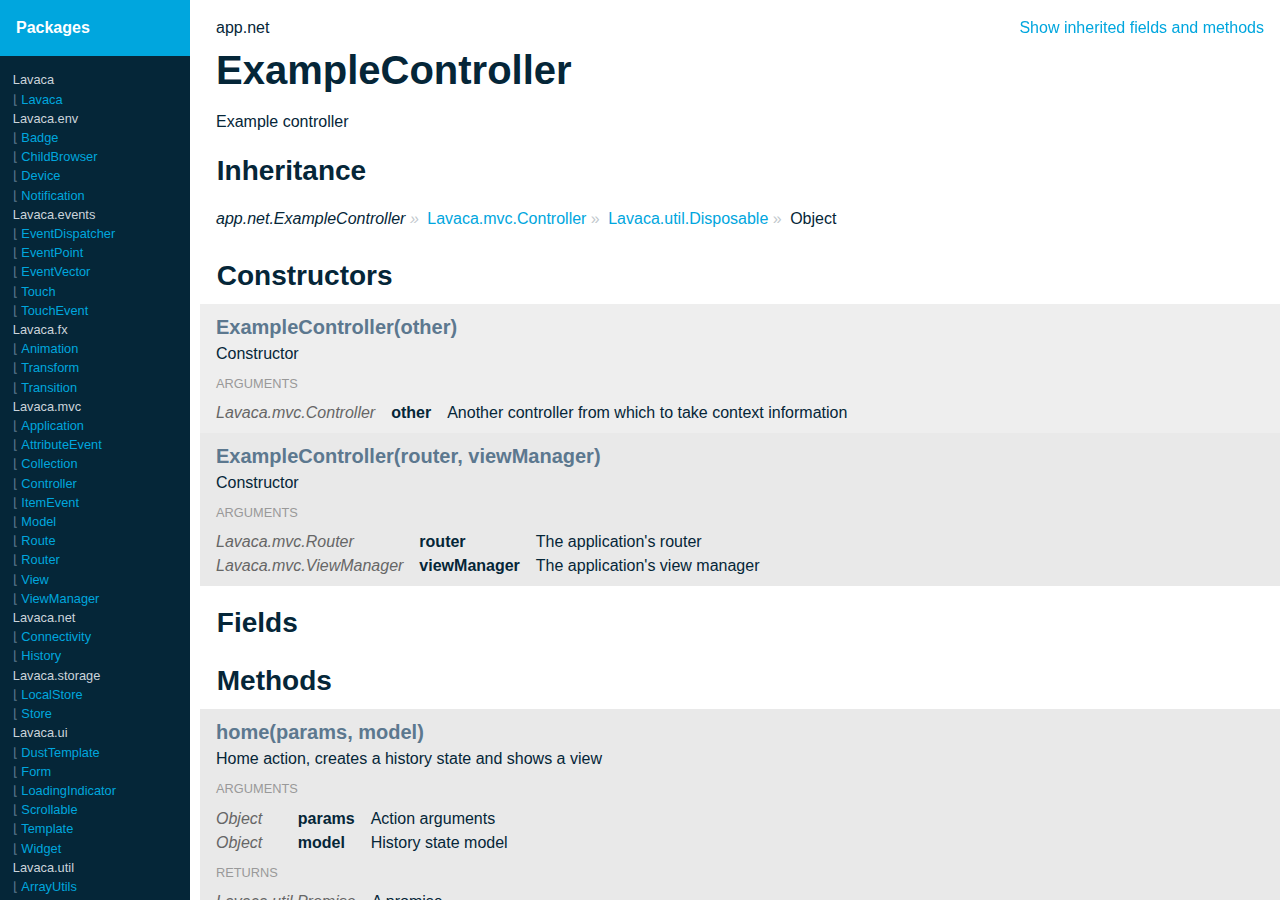
<file: Lavaca-1.0.5/docs/app.net.ExampleController.html>
<!doctype html>
<html>
  <head>
    <title>ExampleController</title>
    <meta name="description" content=" Example controller">
    <link type="text/css" href="assets/app.css" rel="stylesheet">
  </head>
  <body class="[[bodyClassName]]">
    <iframe id="navigation-frame" src="packages.html"></iframe>
    <div id="view-root"></div>
    <script type="text/x-dust-template" data-name="field">
      <li class="{?inherited}inherited{:else}instance{/inherited} field" id="sig-{name}">
        <h3 class="name">{?static}{owner}.{/static}{name}<span class="default"> = {?default}{default|s}{:else}null{/default}</span></h3>
        <div class="body">
          <span class="type">{type}</span>
          <span class="desc">{desc|s}</span>
        </div>
        {?inherited}
          <div class="source">Inherited from <a href="{owner}.html#sig-{name}">{owner}</a></div>
        {/inherited}
      </li>
    </script>
    <script type="text/x-dust-template" data-name="method">
      {#signatures owner=owner}
        <li id="sig-{id}" class="method {?inherited}inherited{:else}instance{/inherited}">
          <h3 class="name">{?static}{owner}.{/static}{name}</h3>
          <div class="body">
            <div class="desc">{desc|s}</div>
            {?params}
              <table class="params">
                <thead class="arguments" colspan="3">
                  <tr>
                    <th>Arguments</th>
                  </tr>
                </thead>
                {#params}
                  <tr class="param">
                    <td class="type">{type}</td>
                    <td class="name">{name}</td>
                    <td class="desc">
                      {desc|s}
                      {?opts}
                        <table class="options">
                          {#opts}
                            <tr class="option">
                              <td class="name">{name}<span class="default">= {?default}{default|s}{:else}null{/default}</span></td>
                              <td class="desc">
                                <span class="type">{type}</span>
                                <div>{desc|s}</div>
                              </td>
                            </tr>
                          {/opts}
                        </table>
                      {/opts}
                    </td>
                  </tr>
                {/params}
              </table>
            {/params}
            {#returnValue}
              <table class="params">
                <thead>
                  <tr>
                    <th colspan="3">Returns</th>
                  </tr>
                </thead>
                <tr class="return">
                  <td class="type">{type}</td>
                  <td class="desc" colspan="2">{desc|s}</td>
                </tr>
              </table>
            {/returnValue}
          </div>
          {?inherited}
            <div class="source">Inherited from <a href="{owner}.html#sig-{id}">{owner}</a></div>
          {/inherited}
        </li>
      {/signatures}
    </script>
    <script type="text/x-dust-template" data-name="type">
      <h2 class="package">{ns}</h2>
      <h1 class="name">{name}</h1>
      {?desc}
        <section id="description" class="desc">
          {desc|s}
        </section>
      {/desc}
      {#superType}
        <a class="show-inherited" href="#">Show inherited fields and methods</a>
      {/superType}
      <section id="inheritance">
        <h2 class="title">Inheritance</h2>
        <ul class="super-types">
          <li class="super-type current">{?ns}{ns}.{/ns}{name}</li>
          {#inheritance}
            <li class="super-type">
              <a href="{.}.html">{.}</a>
            </li>
          {/inheritance}
          <li class="super-type">Object</li>
        </ul>
      </section>
      {?staticFields}
        <section id="fields">
          <h2 class="title">Static Fields</h2>
          <ul class="fields">
            {#staticFields}
              {>field:./}
            {/staticFields}
          </ul>
        </section>
      {/staticFields}
      {?staticMethods}
        <section id="methods">
          <h2 class="title">Static Methods</h2>
          <ul class="methods">
            {#staticMethods}
              {>method:./}
            {/staticMethods}
          </ul>
        </section>
      {/staticMethods}
      {#constructor}
        <section id="constructors">
          <h2 class="title">Constructors</h2>
          <ul class="methods">
            {>method:./}
          </ul>
        </section>
      {/constructor}
      {?fields}
        <section id="fields">
          <h2 class="title">Fields</h2>
          <ul class="fields">
            {#fields}
              {>field:./}
            {/fields}
          </ul>
        </section>
      {/fields}
      {?methods}
        <section id="methods">
          <h2 class="title">Methods</h2>
          <ul class="methods">
            {#methods}
              {>method:./}
            {/methods}
          </ul>
        </section>
      {/methods}
    </script>
    <script type="text/javascript" src="assets/zepto-1.0rc1.js"></script>
    <script type="text/javascript" src="assets/x-dust-0.5.1.js"></script>
    <script type="text/javascript" src="assets/app.js"></script>
    <script type="text/javascript">
      app.load({"qualifiedName": "app.net.ExampleController", "name": "ExampleController", "inheritance": ["Lavaca.mvc.Controller", "Lavaca.util.Disposable"], "fields": [{"name": "router", "default": "null", "inherited": true, "owner": "Lavaca.mvc.Controller", "type": "Lavaca.mvc.Router", "desc": " The application's router"}, {"name": "viewManager", "default": "null", "inherited": true, "owner": "Lavaca.mvc.Controller", "type": "Lavaca.mvc.ViewManager", "desc": " The application's view manager"}], "methods": [{"owner": "Lavaca.mvc.Controller", "inherited": true, "signatures": [{"params": [{"type": "Object", "name": "opts", "desc": "jQuery AJAX options"}], "id": "ajax(Object)", "returnValue": {"type": "Lavaca.util.Promise", "desc": "A promise"}, "name": "ajax(opts)"}], "name": "ajax", "desc": " Makes an AJAX request"}, {"owner": "Lavaca.mvc.Controller", "inherited": true, "signatures": [{"params": [{"type": "Object", "name": "opts", "desc": "jQuery AJAX options"}, {"type": "Function", "name": "responseToURL", "desc": "A function to call after the AJAX operation completes that returns the URL to which to redirect"}], "id": "ajaxThenRedirect(Object,Function)", "returnValue": {"type": "Lavaca.util.Promise", "desc": "A promise"}, "name": "ajaxThenRedirect(opts, responseToURL)"}], "name": "ajaxThenRedirect", "desc": " Makes an AJAX request and then redirects to an action if successful"}, {"owner": "Lavaca.mvc.Controller", "inherited": true, "signatures": [{"params": [{"type": "Object", "name": "opts", "desc": "jQuery AJAX options"}, {"type": "Function", "name": "responseToModel", "desc": "A function that converts the AJAX response to a model for the view"}, {"type": "String", "name": "cacheKey", "desc": "The key under which to cache the view"}, {"type": "Function", "name": "TView", "desc": "The type of view (should derive from <a href=\"Lavaca.mvc.View.html\" target=\"_top\">Lavaca.mvc.View</a>)"}, {"type": "Number", "name": "layer", "desc": "The layer on which the view sits"}], "id": "ajaxThenView(Object,Function,String,Function,Number)", "returnValue": {"type": "Lavaca.util.Promise", "desc": "A promise"}, "name": "ajaxThenView(opts, responseToModel, cacheKey, TView, layer)"}], "name": "ajaxThenView", "desc": " Makes an AJAX request and then loads a view if successful"}, {"owner": "Lavaca.mvc.Controller", "inherited": true, "signatures": [{"id": "dispose()", "name": "dispose()", "desc": " Readies the controller for garbage collection"}], "name": "dispose", "desc": " Readies the controller for garbage collection"}, {"owner": "Lavaca.mvc.Controller", "inherited": true, "signatures": [{"params": [{"type": "String", "name": "action", "desc": "The name of the controller method to call"}, {"type": "Object", "name": "params", "desc": "Key-value arguments to pass to the action"}], "id": "exec(String,Object)", "returnValue": {"type": "Lavaca.util.Promise", "desc": "A promise"}, "name": "exec(action, params)"}, {"params": [{"type": "String", "name": "action", "desc": "The name of the controller method to call"}, {"type": "Object", "name": "params", "desc": "Key-value arguments to pass to the action"}, {"type": "Object", "name": "state", "desc": "A history record object"}], "id": "exec(String,Object,Object)", "returnValue": {"type": "Lavaca.util.Promise", "desc": "A promise"}, "name": "exec(action, params, state)"}], "name": "exec", "desc": " Executes an action on this controller"}, {"owner": "Lavaca.mvc.Controller", "inherited": true, "signatures": [{"params": [{"type": "Object", "name": "state", "desc": "A data object associated with the page state"}, {"type": "String", "name": "title", "desc": "The title of the page state"}, {"type": "String", "name": "url", "desc": "The URL of the page state"}, {"type": "Boolean", "name": "useReplace", "desc": "The bool to decide if to remove previous history"}], "id": "history(Object,String,String,Boolean)", "name": "history(state, title, url, useReplace)"}], "name": "history", "desc": " Adds a state to the browser history"}, {"owner": "app.net.ExampleController", "signatures": [{"params": [{"type": "Object", "name": "params", "desc": "Action arguments"}, {"type": "Object", "name": "model", "desc": "History state model"}], "id": "home(Object,Object)", "returnValue": {"type": "Lavaca.util.Promise", "desc": "A promise"}, "name": "home(params, model)"}], "name": "home", "desc": " Home action, creates a history state and shows a view"}, {"owner": "app.net.ExampleController", "signatures": [{"params": [{"type": "Object", "name": "params", "desc": "Action arguments"}, {"type": "Object", "name": "model", "desc": "History state model"}], "id": "lang(Object,Object)", "returnValue": {"type": "Lavaca.util.Promise", "desc": "A promise"}, "name": "lang(params, model)"}], "name": "lang", "desc": " Switches the user to a specific language"}, {"owner": "Lavaca.mvc.Controller", "inherited": true, "signatures": [{"params": [{"type": "String", "name": "str", "desc": "The URL string"}], "id": "redirect(String)", "returnValue": {"type": "Lavaca.util.Promise", "desc": "A promise"}, "name": "redirect(str)"}, {"params": [{"type": "String", "name": "str", "desc": "The URL string"}, {"type": "Array", "name": "args", "desc": "Format arguments to insert into the URL"}], "id": "redirect(String,Array)", "returnValue": {"type": "Lavaca.util.Promise", "desc": "A promise"}, "name": "redirect(str, args)"}], "name": "redirect", "desc": " Directs the user to another route"}, {"owner": "Lavaca.mvc.Controller", "inherited": true, "signatures": [{"params": [{"type": "String", "name": "code", "desc": "The key of the translated message"}], "id": "translate(String)", "returnValue": {"type": "String", "desc": "The translated message"}, "name": "translate(code)"}, {"params": [{"type": "String", "name": "code", "desc": "The key of the translated message"}, {"type": "Array", "name": "args", "desc": "Values to substitute into the message using <a href=\"Lavaca.util.StringUtils.html\" target=\"_top\">Lavaca.util.StringUtils</a>.format()"}], "id": "translate(String,Array)", "returnValue": {"type": "String", "desc": "The translated message"}, "name": "translate(code, args)"}], "name": "translate", "desc": " Convenience method for accessing translated messages"}, {"owner": "Lavaca.mvc.Controller", "inherited": true, "signatures": [{"params": [{"type": "String", "name": "str", "desc": "The URL string"}, {"type": "Array", "name": "args", "desc": "Format arguments to insert into the URL"}], "id": "url(String,Array)", "returnValue": {"type": "String", "desc": "The formatted URL"}, "name": "url(str, args)"}], "name": "url", "desc": " Convenience method for formatting URLs"}, {"owner": "Lavaca.mvc.Controller", "inherited": true, "signatures": [{"params": [{"type": "String", "name": "cacheKey", "desc": "The key under which to cache the view"}, {"type": "Function", "name": "TView", "desc": "The type of view to load (should derive from <a href=\"Lavaca.mvc.View.html\" target=\"_top\">Lavaca.mvc.View</a>)"}, {"type": "Object", "name": "model", "desc": "The data object to pass to the view"}, {"type": "Number", "name": "layer", "desc": "The integer indicating what UI layer the view sits on"}], "id": "view(String,Function,Object,Number)", "returnValue": {"type": "Lavaca.util.Promise", "desc": "A promise"}, "name": "view(cacheKey, TView, model, layer)"}], "name": "view", "desc": " Loads a view"}], "staticMethods": [], "constructor": {"owner": "Lavaca.mvc.Controller", "signatures": [{"params": [{"type": "Lavaca.mvc.Controller", "name": "other", "desc": "Another controller from which to take context information"}], "id": "ExampleController(Lavaca.mvc.Controller)", "name": "ExampleController(other)", "desc": "Constructor"}, {"params": [{"type": "Lavaca.mvc.Router", "name": "router", "desc": "The application's router"}, {"type": "Lavaca.mvc.ViewManager", "name": "viewManager", "desc": "The application's view manager"}], "id": "ExampleController(Lavaca.mvc.Router,Lavaca.mvc.ViewManager)", "name": "ExampleController(router, viewManager)", "desc": "Constructor"}], "name": "ExampleController"}, "superType": "Lavaca.mvc.Controller", "ns": "app.net", "staticFields": [], "desc": " Example controller"});
    </script>
  </body>
</html>
</file>
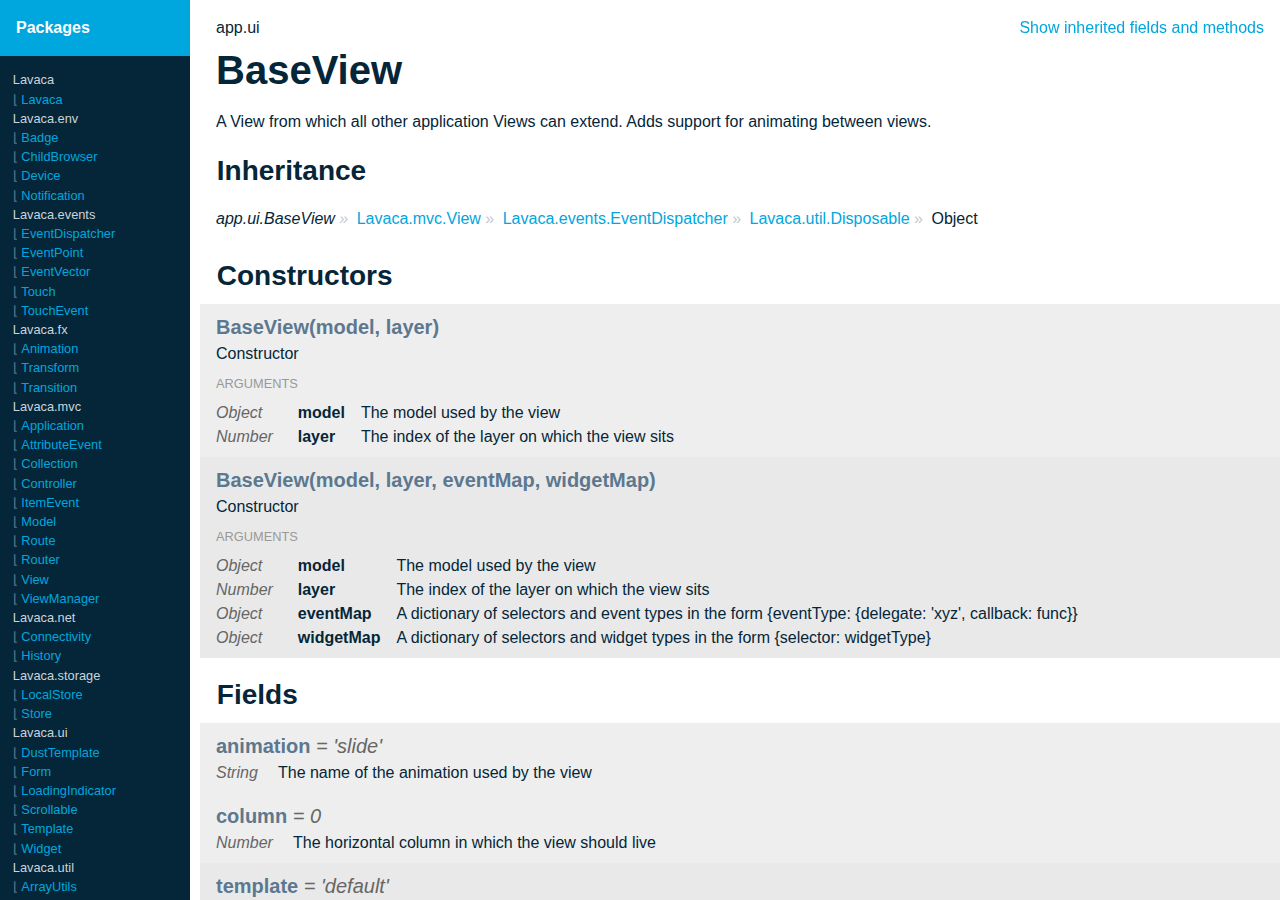
<file: Lavaca-1.0.5/docs/app.ui.BaseView.html>
<!doctype html>
<html>
  <head>
    <title>BaseView</title>
    <meta name="description" content=" A View from which all other application Views can extend. Adds support for animating between views.">
    <link type="text/css" href="assets/app.css" rel="stylesheet">
  </head>
  <body class="[[bodyClassName]]">
    <iframe id="navigation-frame" src="packages.html"></iframe>
    <div id="view-root"></div>
    <script type="text/x-dust-template" data-name="field">
      <li class="{?inherited}inherited{:else}instance{/inherited} field" id="sig-{name}">
        <h3 class="name">{?static}{owner}.{/static}{name}<span class="default"> = {?default}{default|s}{:else}null{/default}</span></h3>
        <div class="body">
          <span class="type">{type}</span>
          <span class="desc">{desc|s}</span>
        </div>
        {?inherited}
          <div class="source">Inherited from <a href="{owner}.html#sig-{name}">{owner}</a></div>
        {/inherited}
      </li>
    </script>
    <script type="text/x-dust-template" data-name="method">
      {#signatures owner=owner}
        <li id="sig-{id}" class="method {?inherited}inherited{:else}instance{/inherited}">
          <h3 class="name">{?static}{owner}.{/static}{name}</h3>
          <div class="body">
            <div class="desc">{desc|s}</div>
            {?params}
              <table class="params">
                <thead class="arguments" colspan="3">
                  <tr>
                    <th>Arguments</th>
                  </tr>
                </thead>
                {#params}
                  <tr class="param">
                    <td class="type">{type}</td>
                    <td class="name">{name}</td>
                    <td class="desc">
                      {desc|s}
                      {?opts}
                        <table class="options">
                          {#opts}
                            <tr class="option">
                              <td class="name">{name}<span class="default">= {?default}{default|s}{:else}null{/default}</span></td>
                              <td class="desc">
                                <span class="type">{type}</span>
                                <div>{desc|s}</div>
                              </td>
                            </tr>
                          {/opts}
                        </table>
                      {/opts}
                    </td>
                  </tr>
                {/params}
              </table>
            {/params}
            {#returnValue}
              <table class="params">
                <thead>
                  <tr>
                    <th colspan="3">Returns</th>
                  </tr>
                </thead>
                <tr class="return">
                  <td class="type">{type}</td>
                  <td class="desc" colspan="2">{desc|s}</td>
                </tr>
              </table>
            {/returnValue}
          </div>
          {?inherited}
            <div class="source">Inherited from <a href="{owner}.html#sig-{id}">{owner}</a></div>
          {/inherited}
        </li>
      {/signatures}
    </script>
    <script type="text/x-dust-template" data-name="type">
      <h2 class="package">{ns}</h2>
      <h1 class="name">{name}</h1>
      {?desc}
        <section id="description" class="desc">
          {desc|s}
        </section>
      {/desc}
      {#superType}
        <a class="show-inherited" href="#">Show inherited fields and methods</a>
      {/superType}
      <section id="inheritance">
        <h2 class="title">Inheritance</h2>
        <ul class="super-types">
          <li class="super-type current">{?ns}{ns}.{/ns}{name}</li>
          {#inheritance}
            <li class="super-type">
              <a href="{.}.html">{.}</a>
            </li>
          {/inheritance}
          <li class="super-type">Object</li>
        </ul>
      </section>
      {?staticFields}
        <section id="fields">
          <h2 class="title">Static Fields</h2>
          <ul class="fields">
            {#staticFields}
              {>field:./}
            {/staticFields}
          </ul>
        </section>
      {/staticFields}
      {?staticMethods}
        <section id="methods">
          <h2 class="title">Static Methods</h2>
          <ul class="methods">
            {#staticMethods}
              {>method:./}
            {/staticMethods}
          </ul>
        </section>
      {/staticMethods}
      {#constructor}
        <section id="constructors">
          <h2 class="title">Constructors</h2>
          <ul class="methods">
            {>method:./}
          </ul>
        </section>
      {/constructor}
      {?fields}
        <section id="fields">
          <h2 class="title">Fields</h2>
          <ul class="fields">
            {#fields}
              {>field:./}
            {/fields}
          </ul>
        </section>
      {/fields}
      {?methods}
        <section id="methods">
          <h2 class="title">Methods</h2>
          <ul class="methods">
            {#methods}
              {>method:./}
            {/methods}
          </ul>
        </section>
      {/methods}
    </script>
    <script type="text/javascript" src="assets/zepto-1.0rc1.js"></script>
    <script type="text/javascript" src="assets/x-dust-0.5.1.js"></script>
    <script type="text/javascript" src="assets/app.js"></script>
    <script type="text/javascript">
      app.load({"qualifiedName": "app.ui.BaseView", "name": "BaseView", "inheritance": ["Lavaca.mvc.View", "Lavaca.events.EventDispatcher", "Lavaca.util.Disposable"], "fields": [{"default": "'slide'", "owner": "app.ui.BaseView", "type": "String", "name": "animation", "desc": " The name of the animation used by the view"}, {"name": "className", "default": "null", "inherited": true, "owner": "Lavaca.mvc.View", "type": "String", "desc": " A class name added to the view container"}, {"default": "0", "owner": "app.ui.BaseView", "type": "Number", "name": "column", "desc": " The horizontal column in which the view should live"}, {"name": "el", "default": "null", "inherited": true, "owner": "Lavaca.mvc.View", "type": "jQuery", "desc": " The element associated with the view"}, {"name": "eventMap", "default": "{}", "inherited": true, "owner": "Lavaca.mvc.View", "type": "Object", "desc": " A dictionary of selectors and event types in the form {eventType: {delegate: 'xyz', callback: func}}"}, {"name": "layer", "default": "0", "inherited": true, "owner": "Lavaca.mvc.View", "type": "Number", "desc": " The index of the layer on which the view sits"}, {"name": "model", "default": "null", "inherited": true, "owner": "Lavaca.mvc.View", "type": "Object", "desc": " The model used by the view"}, {"name": "shell", "default": "null", "inherited": true, "owner": "Lavaca.mvc.View", "type": "jQuery", "desc": " The element containing the view"}, {"name": "suppressEvents", "default": "false", "inherited": true, "owner": "Lavaca.events.EventDispatcher", "type": "Boolean", "desc": " When true, do not fire events"}, {"default": "'default'", "owner": "app.ui.BaseView", "type": "String", "name": "template", "desc": " The name of the template used by the view"}, {"name": "widgetMap", "default": "{}", "inherited": true, "owner": "Lavaca.mvc.View", "type": "Object", "desc": " A dictionary of selectors and widget types in the form {selector: widgetType}"}, {"name": "widgets", "default": "new Lavaca.util.Cache()", "inherited": true, "owner": "Lavaca.mvc.View", "type": "Lavaca.util.Cache", "desc": " Interactive elements used by the view"}], "methods": [{"owner": "Lavaca.mvc.View", "inherited": true, "signatures": [{"id": "applyEvents()", "name": "applyEvents()", "desc": " Binds events to the view"}], "name": "applyEvents", "desc": " Binds events to the view"}, {"owner": "Lavaca.mvc.View", "inherited": true, "signatures": [{"id": "clearModelEvents()", "name": "clearModelEvents()", "desc": " Unbinds events from the model"}], "name": "clearModelEvents", "desc": " Unbinds events from the model"}, {"owner": "Lavaca.events.EventDispatcher", "inherited": true, "signatures": [{"params": [{"type": "String", "name": "type", "desc": "The type of event to create"}], "id": "createEvent(String)", "returnValue": {"type": "Object", "desc": "The event object"}, "name": "createEvent(type)"}, {"params": [{"type": "String", "name": "type", "desc": "The type of event to create"}, {"type": "Object", "name": "params", "desc": "Additional data points to add to the event"}], "id": "createEvent(String,Object)", "returnValue": {"type": "Object", "desc": "The event object"}, "name": "createEvent(type, params)"}], "name": "createEvent", "desc": " Creates an event object"}, {"owner": "Lavaca.mvc.View", "inherited": true, "signatures": [{"id": "createWidgets()", "name": "createWidgets()", "desc": " Initializes widgets on the view"}], "name": "createWidgets", "desc": " Initializes widgets on the view"}, {"owner": "Lavaca.mvc.View", "inherited": true, "signatures": [{"id": "dispose()", "name": "dispose()", "desc": " Readies the view for garbage collection"}], "name": "dispose", "desc": " Readies the view for garbage collection"}, {"owner": "app.ui.BaseView", "signatures": [{"params": [{"type": "jQuery", "name": "container", "desc": "The parent element of all views"}, {"type": "Array", "name": "exitingViews", "desc": "The views that are exiting as this one enters"}], "id": "enter(jQuery,Array)", "returnValue": {"type": "Lavaca.util.Promise", "desc": "A promise"}, "name": "enter(container, exitingViews)"}], "name": "enter", "desc": " Executes when the user navigates to this view. This implementation adds support for animations between views, based off of the animation property on the prototype."}, {"owner": "app.ui.BaseView", "signatures": [{"params": [{"type": "jQuery", "name": "container", "desc": "The parent element of all views"}, {"type": "Array", "name": "enteringViews", "desc": "The views that are entering as this one exits"}], "id": "exit(jQuery,Array)", "returnValue": {"type": "Lavaca.util.Promise", "desc": "A promise"}, "name": "exit(container, enteringViews)"}], "name": "exit", "desc": " Executes when the user navigates away from this view. This implementation adds support for animations between views, based off of the animation property on the prototype."}, {"owner": "Lavaca.mvc.View", "inherited": true, "signatures": [{"params": [{"type": "jQuery", "name": "container", "desc": "The containing element"}], "id": "insertInto(jQuery)", "name": "insertInto(container)"}], "name": "insertInto", "desc": " Adds this view to a container"}, {"owner": "Lavaca.mvc.View", "inherited": true, "signatures": [{"id": "interior()", "returnValue": {"type": "jQuery", "desc": "The interior content wrapper element"}, "name": "interior()"}], "name": "interior", "desc": " Creates the view's interior content wrapper element"}, {"owner": "Lavaca.mvc.View", "signatures": [{"name": "mapEvent(map)", "params": [{"type": "Object", "name": "map", "desc": "A hash of the delegates, event types, and handlers that will be bound when the view is rendered. The map should be in the form <code>{delegate: {eventType: callback}}</code>. For example, <code>{'.button': {click: onClickButton}}</code>. The events defined in <a href=\"Lavaca.events.Touch.html\" target=\"_top\">Lavaca.events.Touch</a>, <a href=\"Lavaca.fx.Animation.html\" target=\"_top\">Lavaca.fx.Animation</a>, and <a href=\"Lavaca.fx.Transition.html\" target=\"_top\">Lavaca.fx.Transition</a> are also supported. To pass in options to a Lavaca event, use a wrapper object: <code>{'.taphold-me': {taphold: {on: onTapHoldButton, duration: 1000}}}</code> or <code>{'.swipe-me': {swipe: {on: onSwipeButton, direction: 'vertical'}}}</code>"}], "id": "mapEvent(Object)", "returnValue": {"type": "Lavaca.mvc.View", "desc": "This view (for chaining)"}, "desc": " Maps multiple delegated events for the view"}, {"name": "mapEvent(delegate, type, callback)", "params": [{"type": "String", "name": "delegate", "desc": "The element to which to delegate the event"}, {"type": "String", "name": "type", "desc": "The type of event"}, {"type": "Function", "name": "callback", "desc": "The event handler"}], "id": "mapEvent(String,String,Function)", "returnValue": {"type": "Lavaca.mvc.View", "desc": "This view (for chaining)"}, "desc": " Maps an event for the view"}], "name": "mapEvent", "inherited": true}, {"owner": "Lavaca.mvc.View", "signatures": [{"name": "mapWidget(map)", "params": [{"type": "Object", "name": "map", "desc": "A hash of selectors to widget types to be bound when the view is rendered. The map should be in the form {selector: TWidget}. For example, {'form': Lavaca.ui.Form}"}], "id": "mapWidget(Object)", "returnValue": {"type": "Lavaca.mvc.View", "desc": "This view (for chaining)"}, "desc": " Assigns multiple widget types to elements on the view"}, {"name": "mapWidget(selector, TWidget)", "params": [{"type": "String", "name": "selector", "desc": "The selector for the root element of the widget"}, {"type": "Function", "name": "TWidget", "desc": "The <a href=\"Lavaca.ui.Widget.html\" target=\"_top\">Lavaca.ui.Widget</a>-derived type of widget to create"}], "id": "mapWidget(String,Function)", "returnValue": {"type": "Lavaca.mvc.View", "desc": "This view (for chaining)"}, "desc": " Assigns a widget type to be created for elements matching a selector when the view is rendered"}], "name": "mapWidget", "inherited": true}, {"owner": "Lavaca.events.EventDispatcher", "signatures": [{"name": "off()", "id": "off()", "returnValue": {"type": "Lavaca.events.EventDispatcher", "desc": "This event dispatcher (for chaining)"}, "desc": " Unbinds all event handler from this object"}, {"name": "off(type)", "params": [{"type": "String", "name": "type", "desc": "The name of the event"}], "id": "off(String)", "returnValue": {"type": "Lavaca.events.EventDispatcher", "desc": "This event dispatcher (for chaining)"}, "desc": " Unbinds all event handlers for an event"}, {"name": "off(type, callback)", "params": [{"type": "String", "name": "type", "desc": "The name of the event"}, {"type": "Function", "name": "callback", "desc": "The function handling the event"}], "id": "off(String,Function)", "returnValue": {"type": "Lavaca.events.EventDispatcher", "desc": "This event dispatcher (for chaining)"}, "desc": " Unbinds a specific event handler"}, {"name": "off(type, callback, thisp)", "params": [{"type": "String", "name": "type", "desc": "The name of the event"}, {"type": "Function", "name": "callback", "desc": "The function handling the event"}, {"type": "Object", "name": "thisp", "desc": "The context of the handler"}], "id": "off(String,Function,Object)", "returnValue": {"type": "Lavaca.events.EventDispatcher", "desc": "This event dispatcher (for chaining)"}, "desc": " Unbinds a specific event handler"}], "name": "off", "inherited": true}, {"owner": "Lavaca.events.EventDispatcher", "inherited": true, "signatures": [{"params": [{"type": "String", "name": "type", "desc": "The name of the event"}, {"type": "Function", "name": "callback", "desc": "The function to execute when the event occurs"}], "id": "on(String,Function)", "returnValue": {"type": "Lavaca.events.EventDispatcher", "desc": "This event dispatcher (for chaining)"}, "name": "on(type, callback)"}, {"params": [{"type": "String", "name": "type", "desc": "The name of the event"}, {"type": "Function", "name": "callback", "desc": "The function to execute when the event occurs"}, {"type": "Object", "name": "thisp", "desc": "The context of the handler"}], "id": "on(String,Function,Object)", "returnValue": {"type": "Lavaca.events.EventDispatcher", "desc": "This event dispatcher (for chaining)"}, "name": "on(type, callback, thisp)"}], "name": "on", "desc": " Bind an event handler to this object"}, {"owner": "Lavaca.mvc.View", "inherited": true, "signatures": [{"params": [{"type": "Event", "name": "e", "desc": "The error event. This object should have a string property named \"err\" that contains the error message."}], "id": "onRenderError(Event)", "name": "onRenderError(e)"}], "name": "onRenderError", "desc": " Executes when the template fails to render"}, {"owner": "app.ui.BaseView", "signatures": [{"params": [{"type": "Event", "name": "e", "desc": "The render event. This object should have a string property named \"html\" that contains the template's rendered HTML output."}], "id": "onRenderSuccess(Event)", "name": "onRenderSuccess(e)"}], "name": "onRenderSuccess", "desc": " Executes when the template renders successfully. This implementation adds support for animations between views, based off of the animation property on the prototype."}, {"owner": "app.ui.BaseView", "signatures": [{"params": [{"type": "Event", "name": "e", "desc": "The tap event."}], "id": "onTapCancel(Event)", "name": "onTapCancel(e)"}], "name": "onTapCancel", "desc": " Handler for when a cancel control is tapped"}, {"owner": "Lavaca.mvc.View", "inherited": true, "signatures": [{"name": "redraw()", "id": "redraw()", "returnValue": {"type": "Lavaca.util.Promise", "desc": "A promise"}, "desc": " Re-renders the view's template using the view's model and redraws the entire view"}, {"name": "redraw(model)", "params": [{"type": "Object", "name": "model", "desc": "The data model to be passed to the template"}], "id": "redraw(Object)", "returnValue": {"type": "Lavaca.util.Promise", "desc": "A promise"}, "desc": " Re-renders the view's template using the specified model and redraws the entire view"}, {"name": "redraw(selector)", "params": [{"type": "String", "name": "selector", "desc": "Selector string that defines elements to redraw"}], "id": "redraw(String)", "returnValue": {"type": "Lavaca.util.Promise", "desc": "A promise"}, "desc": " Re-renders the view's template using the view's model and only redraws the elements that match the specified selector string. Note: The numbers of items that match the selector must be exactly the same in the view's current markup and in the newly rendered markup. If that is not the case, the returned promise will be rejected and nothing will be redrawn."}, {"name": "redraw(selector, model)", "params": [{"type": "String", "name": "selector", "desc": "Selector string that defines elements that will be updated"}, {"type": "Object", "name": "model", "desc": "The data model to be passed to the template"}], "id": "redraw(String,Object)", "returnValue": {"type": "Lavaca.util.Promise", "desc": "A promise"}, "desc": " Re-renders the view's template using the specified model and only redraws the elements that match the specified selector string. Note: The numbers of items that match the selector must be exactly the same in the view's current markup and in the newly rendered markup. If that is not the case, the returned promise will be rejected and nothing will be redrawn."}, {"name": "redraw(shouldRedraw)", "params": [{"type": "Boolean", "name": "shouldRedraw", "desc": "Whether the view should be automatically redrawn."}], "id": "redraw(Boolean)", "returnValue": {"type": "Lavaca.util.Promise", "desc": "A promise"}, "desc": " Re-renders the view's template using the view's model. If shouldRedraw is true, the entire view will be redrawn. If shouldRedraw is false, nothing will be redrawn, but the returned promise will be resolved with the newly rendered content. This allows the caller to attach a success handler to the returned promise and define their own redrawing behavior."}, {"name": "redraw(shouldRedraw, model)", "params": [{"type": "Boolean", "name": "shouldRedraw", "desc": "Whether the view should be automatically redrawn."}, {"type": "Object", "name": "model", "desc": "The data model to be passed to the template"}], "id": "redraw(Boolean,Object)", "returnValue": {"type": "Lavaca.util.Promise", "desc": "A promise"}, "desc": " Re-renders the view's template using the specified model. If shouldRedraw is true, the entire view will be redrawn. If shouldRedraw is false, nothing will be redrawn, but the returned promise will be resolved with the newly rendered content. This allows the caller to attach a success handler to the returned promise and define their own redrawing behavior."}], "name": "redraw", "desc": " Re-renders the view's template and replaces the DOM nodes that match the selector argument. If no selector argument is provided, the whole view will be re-rendered. If the first parameter is passed as <code>false</code> the resulting html will pe passed with the promise and nothing will be replaced. Note: the number of elements that match the provided selector must be identical in the current markup and in the newly rendered markup or else the returned promise will be rejected."}, {"owner": "Lavaca.mvc.View", "inherited": true, "signatures": [{"id": "render()", "returnValue": {"type": "Lavaca.util.Promise", "desc": "A promise"}, "name": "render()"}], "name": "render", "desc": " Renders the view using its template and model"}, {"owner": "Lavaca.events.EventDispatcher", "inherited": true, "signatures": [{"params": [{"type": "String", "name": "type", "desc": "The type of event to dispatch"}], "id": "trigger(String)", "returnValue": {"type": "Lavaca.events.EventDispatcher", "desc": "This event dispatcher (for chaining)"}, "name": "trigger(type)"}, {"params": [{"type": "String", "name": "type", "desc": "The type of event to dispatch"}, {"type": "Object", "name": "params", "desc": "Additional data points to add to the event"}], "id": "trigger(String,Object)", "returnValue": {"type": "Lavaca.events.EventDispatcher", "desc": "This event dispatcher (for chaining)"}, "name": "trigger(type, params)"}], "name": "trigger", "desc": " Dispatches an event"}, {"owner": "Lavaca.mvc.View", "inherited": true, "signatures": [{"id": "wrapper()", "returnValue": {"type": "jQuery", "desc": "The wrapper element"}, "name": "wrapper()"}], "name": "wrapper", "desc": " Creates the view's wrapper element"}], "staticMethods": [], "constructor": {"owner": "Lavaca.mvc.View", "signatures": [{"params": [{"type": "Object", "name": "model", "desc": "The model used by the view"}, {"type": "Number", "name": "layer", "desc": "The index of the layer on which the view sits"}], "id": "BaseView(Object,Number)", "name": "BaseView(model, layer)", "desc": "Constructor"}, {"params": [{"type": "Object", "name": "model", "desc": "The model used by the view"}, {"type": "Number", "name": "layer", "desc": "The index of the layer on which the view sits"}, {"type": "Object", "name": "eventMap", "desc": "A dictionary of selectors and event types in the form {eventType: {delegate: 'xyz', callback: func}}"}, {"type": "Object", "name": "widgetMap", "desc": "A dictionary of selectors and widget types in the form {selector: widgetType}"}], "id": "BaseView(Object,Number,Object,Object)", "name": "BaseView(model, layer, eventMap, widgetMap)", "desc": "Constructor"}], "name": "BaseView"}, "superType": "Lavaca.mvc.View", "ns": "app.ui", "staticFields": [], "desc": " A View from which all other application Views can extend. Adds support for animating between views."});
    </script>
  </body>
</html>
</file>
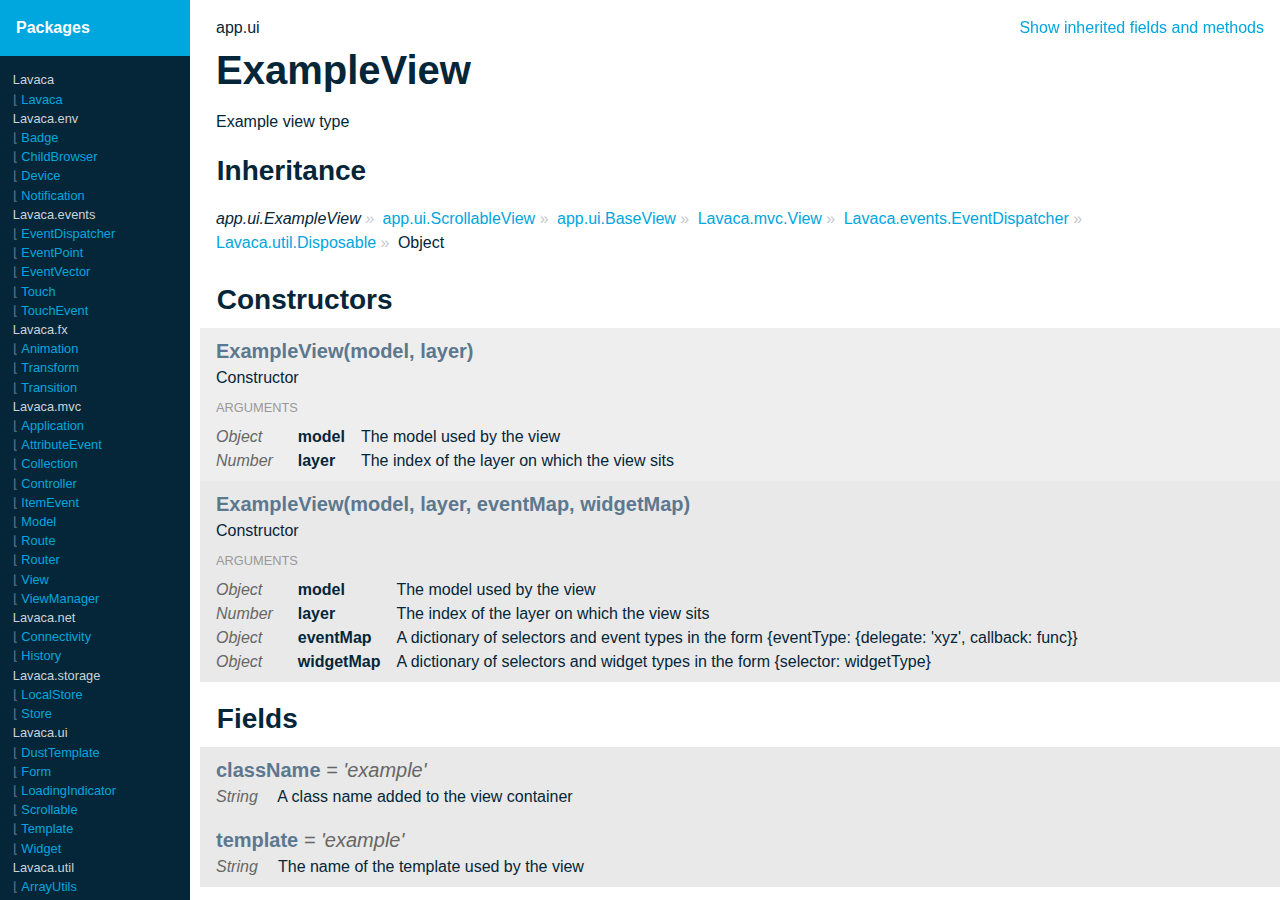
<file: Lavaca-1.0.5/docs/app.ui.ExampleView.html>
<!doctype html>
<html>
  <head>
    <title>ExampleView</title>
    <meta name="description" content=" Example view type">
    <link type="text/css" href="assets/app.css" rel="stylesheet">
  </head>
  <body class="[[bodyClassName]]">
    <iframe id="navigation-frame" src="packages.html"></iframe>
    <div id="view-root"></div>
    <script type="text/x-dust-template" data-name="field">
      <li class="{?inherited}inherited{:else}instance{/inherited} field" id="sig-{name}">
        <h3 class="name">{?static}{owner}.{/static}{name}<span class="default"> = {?default}{default|s}{:else}null{/default}</span></h3>
        <div class="body">
          <span class="type">{type}</span>
          <span class="desc">{desc|s}</span>
        </div>
        {?inherited}
          <div class="source">Inherited from <a href="{owner}.html#sig-{name}">{owner}</a></div>
        {/inherited}
      </li>
    </script>
    <script type="text/x-dust-template" data-name="method">
      {#signatures owner=owner}
        <li id="sig-{id}" class="method {?inherited}inherited{:else}instance{/inherited}">
          <h3 class="name">{?static}{owner}.{/static}{name}</h3>
          <div class="body">
            <div class="desc">{desc|s}</div>
            {?params}
              <table class="params">
                <thead class="arguments" colspan="3">
                  <tr>
                    <th>Arguments</th>
                  </tr>
                </thead>
                {#params}
                  <tr class="param">
                    <td class="type">{type}</td>
                    <td class="name">{name}</td>
                    <td class="desc">
                      {desc|s}
                      {?opts}
                        <table class="options">
                          {#opts}
                            <tr class="option">
                              <td class="name">{name}<span class="default">= {?default}{default|s}{:else}null{/default}</span></td>
                              <td class="desc">
                                <span class="type">{type}</span>
                                <div>{desc|s}</div>
                              </td>
                            </tr>
                          {/opts}
                        </table>
                      {/opts}
                    </td>
                  </tr>
                {/params}
              </table>
            {/params}
            {#returnValue}
              <table class="params">
                <thead>
                  <tr>
                    <th colspan="3">Returns</th>
                  </tr>
                </thead>
                <tr class="return">
                  <td class="type">{type}</td>
                  <td class="desc" colspan="2">{desc|s}</td>
                </tr>
              </table>
            {/returnValue}
          </div>
          {?inherited}
            <div class="source">Inherited from <a href="{owner}.html#sig-{id}">{owner}</a></div>
          {/inherited}
        </li>
      {/signatures}
    </script>
    <script type="text/x-dust-template" data-name="type">
      <h2 class="package">{ns}</h2>
      <h1 class="name">{name}</h1>
      {?desc}
        <section id="description" class="desc">
          {desc|s}
        </section>
      {/desc}
      {#superType}
        <a class="show-inherited" href="#">Show inherited fields and methods</a>
      {/superType}
      <section id="inheritance">
        <h2 class="title">Inheritance</h2>
        <ul class="super-types">
          <li class="super-type current">{?ns}{ns}.{/ns}{name}</li>
          {#inheritance}
            <li class="super-type">
              <a href="{.}.html">{.}</a>
            </li>
          {/inheritance}
          <li class="super-type">Object</li>
        </ul>
      </section>
      {?staticFields}
        <section id="fields">
          <h2 class="title">Static Fields</h2>
          <ul class="fields">
            {#staticFields}
              {>field:./}
            {/staticFields}
          </ul>
        </section>
      {/staticFields}
      {?staticMethods}
        <section id="methods">
          <h2 class="title">Static Methods</h2>
          <ul class="methods">
            {#staticMethods}
              {>method:./}
            {/staticMethods}
          </ul>
        </section>
      {/staticMethods}
      {#constructor}
        <section id="constructors">
          <h2 class="title">Constructors</h2>
          <ul class="methods">
            {>method:./}
          </ul>
        </section>
      {/constructor}
      {?fields}
        <section id="fields">
          <h2 class="title">Fields</h2>
          <ul class="fields">
            {#fields}
              {>field:./}
            {/fields}
          </ul>
        </section>
      {/fields}
      {?methods}
        <section id="methods">
          <h2 class="title">Methods</h2>
          <ul class="methods">
            {#methods}
              {>method:./}
            {/methods}
          </ul>
        </section>
      {/methods}
    </script>
    <script type="text/javascript" src="assets/zepto-1.0rc1.js"></script>
    <script type="text/javascript" src="assets/x-dust-0.5.1.js"></script>
    <script type="text/javascript" src="assets/app.js"></script>
    <script type="text/javascript">
      app.load({"qualifiedName": "app.ui.ExampleView", "name": "ExampleView", "inheritance": ["app.ui.ScrollableView", "app.ui.BaseView", "Lavaca.mvc.View", "Lavaca.events.EventDispatcher", "Lavaca.util.Disposable"], "fields": [{"name": "animation", "default": "'slide'", "inherited": true, "owner": "app.ui.BaseView", "type": "String", "desc": " The name of the animation used by the view"}, {"default": "'example'", "owner": "app.ui.ExampleView", "type": "String", "name": "className", "desc": " A class name added to the view container"}, {"name": "column", "default": "0", "inherited": true, "owner": "app.ui.BaseView", "type": "Number", "desc": " The horizontal column in which the view should live"}, {"name": "el", "default": "null", "inherited": true, "owner": "Lavaca.mvc.View", "type": "jQuery", "desc": " The element associated with the view"}, {"name": "eventMap", "default": "{}", "inherited": true, "owner": "Lavaca.mvc.View", "type": "Object", "desc": " A dictionary of selectors and event types in the form {eventType: {delegate: 'xyz', callback: func}}"}, {"name": "layer", "default": "0", "inherited": true, "owner": "Lavaca.mvc.View", "type": "Number", "desc": " The index of the layer on which the view sits"}, {"name": "model", "default": "null", "inherited": true, "owner": "Lavaca.mvc.View", "type": "Object", "desc": " The model used by the view"}, {"name": "shell", "default": "null", "inherited": true, "owner": "Lavaca.mvc.View", "type": "jQuery", "desc": " The element containing the view"}, {"name": "suppressEvents", "default": "false", "inherited": true, "owner": "Lavaca.events.EventDispatcher", "type": "Boolean", "desc": " When true, do not fire events"}, {"default": "'example'", "owner": "app.ui.ExampleView", "type": "String", "name": "template", "desc": " The name of the template used by the view"}, {"name": "widgetMap", "default": "{}", "inherited": true, "owner": "Lavaca.mvc.View", "type": "Object", "desc": " A dictionary of selectors and widget types in the form {selector: widgetType}"}, {"name": "widgets", "default": "new Lavaca.util.Cache()", "inherited": true, "owner": "Lavaca.mvc.View", "type": "Lavaca.util.Cache", "desc": " Interactive elements used by the view"}], "methods": [{"owner": "Lavaca.mvc.View", "inherited": true, "signatures": [{"id": "applyEvents()", "name": "applyEvents()", "desc": " Binds events to the view"}], "name": "applyEvents", "desc": " Binds events to the view"}, {"owner": "Lavaca.mvc.View", "inherited": true, "signatures": [{"id": "clearModelEvents()", "name": "clearModelEvents()", "desc": " Unbinds events from the model"}], "name": "clearModelEvents", "desc": " Unbinds events from the model"}, {"owner": "Lavaca.events.EventDispatcher", "inherited": true, "signatures": [{"params": [{"type": "String", "name": "type", "desc": "The type of event to create"}], "id": "createEvent(String)", "returnValue": {"type": "Object", "desc": "The event object"}, "name": "createEvent(type)"}, {"params": [{"type": "String", "name": "type", "desc": "The type of event to create"}, {"type": "Object", "name": "params", "desc": "Additional data points to add to the event"}], "id": "createEvent(String,Object)", "returnValue": {"type": "Object", "desc": "The event object"}, "name": "createEvent(type, params)"}], "name": "createEvent", "desc": " Creates an event object"}, {"owner": "Lavaca.mvc.View", "inherited": true, "signatures": [{"id": "createWidgets()", "name": "createWidgets()", "desc": " Initializes widgets on the view"}], "name": "createWidgets", "desc": " Initializes widgets on the view"}, {"owner": "Lavaca.mvc.View", "inherited": true, "signatures": [{"id": "dispose()", "name": "dispose()", "desc": " Readies the view for garbage collection"}], "name": "dispose", "desc": " Readies the view for garbage collection"}, {"owner": "app.ui.BaseView", "inherited": true, "signatures": [{"params": [{"type": "jQuery", "name": "container", "desc": "The parent element of all views"}, {"type": "Array", "name": "exitingViews", "desc": "The views that are exiting as this one enters"}], "id": "enter(jQuery,Array)", "returnValue": {"type": "Lavaca.util.Promise", "desc": "A promise"}, "name": "enter(container, exitingViews)"}], "name": "enter", "desc": " Executes when the user navigates to this view. This implementation adds support for animations between views, based off of the animation property on the prototype."}, {"owner": "app.ui.BaseView", "inherited": true, "signatures": [{"params": [{"type": "jQuery", "name": "container", "desc": "The parent element of all views"}, {"type": "Array", "name": "enteringViews", "desc": "The views that are entering as this one exits"}], "id": "exit(jQuery,Array)", "returnValue": {"type": "Lavaca.util.Promise", "desc": "A promise"}, "name": "exit(container, enteringViews)"}], "name": "exit", "desc": " Executes when the user navigates away from this view. This implementation adds support for animations between views, based off of the animation property on the prototype."}, {"owner": "Lavaca.mvc.View", "inherited": true, "signatures": [{"params": [{"type": "jQuery", "name": "container", "desc": "The containing element"}], "id": "insertInto(jQuery)", "name": "insertInto(container)"}], "name": "insertInto", "desc": " Adds this view to a container"}, {"owner": "Lavaca.mvc.View", "inherited": true, "signatures": [{"id": "interior()", "returnValue": {"type": "jQuery", "desc": "The interior content wrapper element"}, "name": "interior()"}], "name": "interior", "desc": " Creates the view's interior content wrapper element"}, {"owner": "Lavaca.mvc.View", "signatures": [{"name": "mapEvent(map)", "params": [{"type": "Object", "name": "map", "desc": "A hash of the delegates, event types, and handlers that will be bound when the view is rendered. The map should be in the form <code>{delegate: {eventType: callback}}</code>. For example, <code>{'.button': {click: onClickButton}}</code>. The events defined in <a href=\"Lavaca.events.Touch.html\" target=\"_top\">Lavaca.events.Touch</a>, <a href=\"Lavaca.fx.Animation.html\" target=\"_top\">Lavaca.fx.Animation</a>, and <a href=\"Lavaca.fx.Transition.html\" target=\"_top\">Lavaca.fx.Transition</a> are also supported. To pass in options to a Lavaca event, use a wrapper object: <code>{'.taphold-me': {taphold: {on: onTapHoldButton, duration: 1000}}}</code> or <code>{'.swipe-me': {swipe: {on: onSwipeButton, direction: 'vertical'}}}</code>"}], "id": "mapEvent(Object)", "returnValue": {"type": "Lavaca.mvc.View", "desc": "This view (for chaining)"}, "desc": " Maps multiple delegated events for the view"}, {"name": "mapEvent(delegate, type, callback)", "params": [{"type": "String", "name": "delegate", "desc": "The element to which to delegate the event"}, {"type": "String", "name": "type", "desc": "The type of event"}, {"type": "Function", "name": "callback", "desc": "The event handler"}], "id": "mapEvent(String,String,Function)", "returnValue": {"type": "Lavaca.mvc.View", "desc": "This view (for chaining)"}, "desc": " Maps an event for the view"}], "name": "mapEvent", "inherited": true}, {"owner": "Lavaca.mvc.View", "signatures": [{"name": "mapWidget(map)", "params": [{"type": "Object", "name": "map", "desc": "A hash of selectors to widget types to be bound when the view is rendered. The map should be in the form {selector: TWidget}. For example, {'form': Lavaca.ui.Form}"}], "id": "mapWidget(Object)", "returnValue": {"type": "Lavaca.mvc.View", "desc": "This view (for chaining)"}, "desc": " Assigns multiple widget types to elements on the view"}, {"name": "mapWidget(selector, TWidget)", "params": [{"type": "String", "name": "selector", "desc": "The selector for the root element of the widget"}, {"type": "Function", "name": "TWidget", "desc": "The <a href=\"Lavaca.ui.Widget.html\" target=\"_top\">Lavaca.ui.Widget</a>-derived type of widget to create"}], "id": "mapWidget(String,Function)", "returnValue": {"type": "Lavaca.mvc.View", "desc": "This view (for chaining)"}, "desc": " Assigns a widget type to be created for elements matching a selector when the view is rendered"}], "name": "mapWidget", "inherited": true}, {"owner": "Lavaca.events.EventDispatcher", "signatures": [{"name": "off()", "id": "off()", "returnValue": {"type": "Lavaca.events.EventDispatcher", "desc": "This event dispatcher (for chaining)"}, "desc": " Unbinds all event handler from this object"}, {"name": "off(type)", "params": [{"type": "String", "name": "type", "desc": "The name of the event"}], "id": "off(String)", "returnValue": {"type": "Lavaca.events.EventDispatcher", "desc": "This event dispatcher (for chaining)"}, "desc": " Unbinds all event handlers for an event"}, {"name": "off(type, callback)", "params": [{"type": "String", "name": "type", "desc": "The name of the event"}, {"type": "Function", "name": "callback", "desc": "The function handling the event"}], "id": "off(String,Function)", "returnValue": {"type": "Lavaca.events.EventDispatcher", "desc": "This event dispatcher (for chaining)"}, "desc": " Unbinds a specific event handler"}, {"name": "off(type, callback, thisp)", "params": [{"type": "String", "name": "type", "desc": "The name of the event"}, {"type": "Function", "name": "callback", "desc": "The function handling the event"}, {"type": "Object", "name": "thisp", "desc": "The context of the handler"}], "id": "off(String,Function,Object)", "returnValue": {"type": "Lavaca.events.EventDispatcher", "desc": "This event dispatcher (for chaining)"}, "desc": " Unbinds a specific event handler"}], "name": "off", "inherited": true}, {"owner": "Lavaca.events.EventDispatcher", "inherited": true, "signatures": [{"params": [{"type": "String", "name": "type", "desc": "The name of the event"}, {"type": "Function", "name": "callback", "desc": "The function to execute when the event occurs"}], "id": "on(String,Function)", "returnValue": {"type": "Lavaca.events.EventDispatcher", "desc": "This event dispatcher (for chaining)"}, "name": "on(type, callback)"}, {"params": [{"type": "String", "name": "type", "desc": "The name of the event"}, {"type": "Function", "name": "callback", "desc": "The function to execute when the event occurs"}, {"type": "Object", "name": "thisp", "desc": "The context of the handler"}], "id": "on(String,Function,Object)", "returnValue": {"type": "Lavaca.events.EventDispatcher", "desc": "This event dispatcher (for chaining)"}, "name": "on(type, callback, thisp)"}], "name": "on", "desc": " Bind an event handler to this object"}, {"owner": "Lavaca.mvc.View", "inherited": true, "signatures": [{"params": [{"type": "Event", "name": "e", "desc": "The error event. This object should have a string property named \"err\" that contains the error message."}], "id": "onRenderError(Event)", "name": "onRenderError(e)"}], "name": "onRenderError", "desc": " Executes when the template fails to render"}, {"owner": "app.ui.BaseView", "inherited": true, "signatures": [{"params": [{"type": "Event", "name": "e", "desc": "The render event. This object should have a string property named \"html\" that contains the template's rendered HTML output."}], "id": "onRenderSuccess(Event)", "name": "onRenderSuccess(e)"}], "name": "onRenderSuccess", "desc": " Executes when the template renders successfully. This implementation adds support for animations between views, based off of the animation property on the prototype."}, {"owner": "app.ui.BaseView", "inherited": true, "signatures": [{"params": [{"type": "Event", "name": "e", "desc": "The tap event."}], "id": "onTapCancel(Event)", "name": "onTapCancel(e)"}], "name": "onTapCancel", "desc": " Handler for when a cancel control is tapped"}, {"owner": "Lavaca.mvc.View", "inherited": true, "signatures": [{"name": "redraw()", "id": "redraw()", "returnValue": {"type": "Lavaca.util.Promise", "desc": "A promise"}, "desc": " Re-renders the view's template using the view's model and redraws the entire view"}, {"name": "redraw(model)", "params": [{"type": "Object", "name": "model", "desc": "The data model to be passed to the template"}], "id": "redraw(Object)", "returnValue": {"type": "Lavaca.util.Promise", "desc": "A promise"}, "desc": " Re-renders the view's template using the specified model and redraws the entire view"}, {"name": "redraw(selector)", "params": [{"type": "String", "name": "selector", "desc": "Selector string that defines elements to redraw"}], "id": "redraw(String)", "returnValue": {"type": "Lavaca.util.Promise", "desc": "A promise"}, "desc": " Re-renders the view's template using the view's model and only redraws the elements that match the specified selector string. Note: The numbers of items that match the selector must be exactly the same in the view's current markup and in the newly rendered markup. If that is not the case, the returned promise will be rejected and nothing will be redrawn."}, {"name": "redraw(selector, model)", "params": [{"type": "String", "name": "selector", "desc": "Selector string that defines elements that will be updated"}, {"type": "Object", "name": "model", "desc": "The data model to be passed to the template"}], "id": "redraw(String,Object)", "returnValue": {"type": "Lavaca.util.Promise", "desc": "A promise"}, "desc": " Re-renders the view's template using the specified model and only redraws the elements that match the specified selector string. Note: The numbers of items that match the selector must be exactly the same in the view's current markup and in the newly rendered markup. If that is not the case, the returned promise will be rejected and nothing will be redrawn."}, {"name": "redraw(shouldRedraw)", "params": [{"type": "Boolean", "name": "shouldRedraw", "desc": "Whether the view should be automatically redrawn."}], "id": "redraw(Boolean)", "returnValue": {"type": "Lavaca.util.Promise", "desc": "A promise"}, "desc": " Re-renders the view's template using the view's model. If shouldRedraw is true, the entire view will be redrawn. If shouldRedraw is false, nothing will be redrawn, but the returned promise will be resolved with the newly rendered content. This allows the caller to attach a success handler to the returned promise and define their own redrawing behavior."}, {"name": "redraw(shouldRedraw, model)", "params": [{"type": "Boolean", "name": "shouldRedraw", "desc": "Whether the view should be automatically redrawn."}, {"type": "Object", "name": "model", "desc": "The data model to be passed to the template"}], "id": "redraw(Boolean,Object)", "returnValue": {"type": "Lavaca.util.Promise", "desc": "A promise"}, "desc": " Re-renders the view's template using the specified model. If shouldRedraw is true, the entire view will be redrawn. If shouldRedraw is false, nothing will be redrawn, but the returned promise will be resolved with the newly rendered content. This allows the caller to attach a success handler to the returned promise and define their own redrawing behavior."}], "name": "redraw", "desc": " Re-renders the view's template and replaces the DOM nodes that match the selector argument. If no selector argument is provided, the whole view will be re-rendered. If the first parameter is passed as <code>false</code> the resulting html will pe passed with the promise and nothing will be replaced. Note: the number of elements that match the provided selector must be identical in the current markup and in the newly rendered markup or else the returned promise will be rejected."}, {"owner": "Lavaca.mvc.View", "inherited": true, "signatures": [{"id": "render()", "returnValue": {"type": "Lavaca.util.Promise", "desc": "A promise"}, "name": "render()"}], "name": "render", "desc": " Renders the view using its template and model"}, {"owner": "Lavaca.events.EventDispatcher", "inherited": true, "signatures": [{"params": [{"type": "String", "name": "type", "desc": "The type of event to dispatch"}], "id": "trigger(String)", "returnValue": {"type": "Lavaca.events.EventDispatcher", "desc": "This event dispatcher (for chaining)"}, "name": "trigger(type)"}, {"params": [{"type": "String", "name": "type", "desc": "The type of event to dispatch"}, {"type": "Object", "name": "params", "desc": "Additional data points to add to the event"}], "id": "trigger(String,Object)", "returnValue": {"type": "Lavaca.events.EventDispatcher", "desc": "This event dispatcher (for chaining)"}, "name": "trigger(type, params)"}], "name": "trigger", "desc": " Dispatches an event"}, {"owner": "Lavaca.mvc.View", "inherited": true, "signatures": [{"id": "wrapper()", "returnValue": {"type": "jQuery", "desc": "The wrapper element"}, "name": "wrapper()"}], "name": "wrapper", "desc": " Creates the view's wrapper element"}], "staticMethods": [], "constructor": {"owner": "Lavaca.mvc.View", "signatures": [{"params": [{"type": "Object", "name": "model", "desc": "The model used by the view"}, {"type": "Number", "name": "layer", "desc": "The index of the layer on which the view sits"}], "id": "ExampleView(Object,Number)", "name": "ExampleView(model, layer)", "desc": "Constructor"}, {"params": [{"type": "Object", "name": "model", "desc": "The model used by the view"}, {"type": "Number", "name": "layer", "desc": "The index of the layer on which the view sits"}, {"type": "Object", "name": "eventMap", "desc": "A dictionary of selectors and event types in the form {eventType: {delegate: 'xyz', callback: func}}"}, {"type": "Object", "name": "widgetMap", "desc": "A dictionary of selectors and widget types in the form {selector: widgetType}"}], "id": "ExampleView(Object,Number,Object,Object)", "name": "ExampleView(model, layer, eventMap, widgetMap)", "desc": "Constructor"}], "name": "ExampleView"}, "superType": "app.ui.ScrollableView", "ns": "app.ui", "staticFields": [], "desc": " Example view type"});
    </script>
  </body>
</html>
</file>
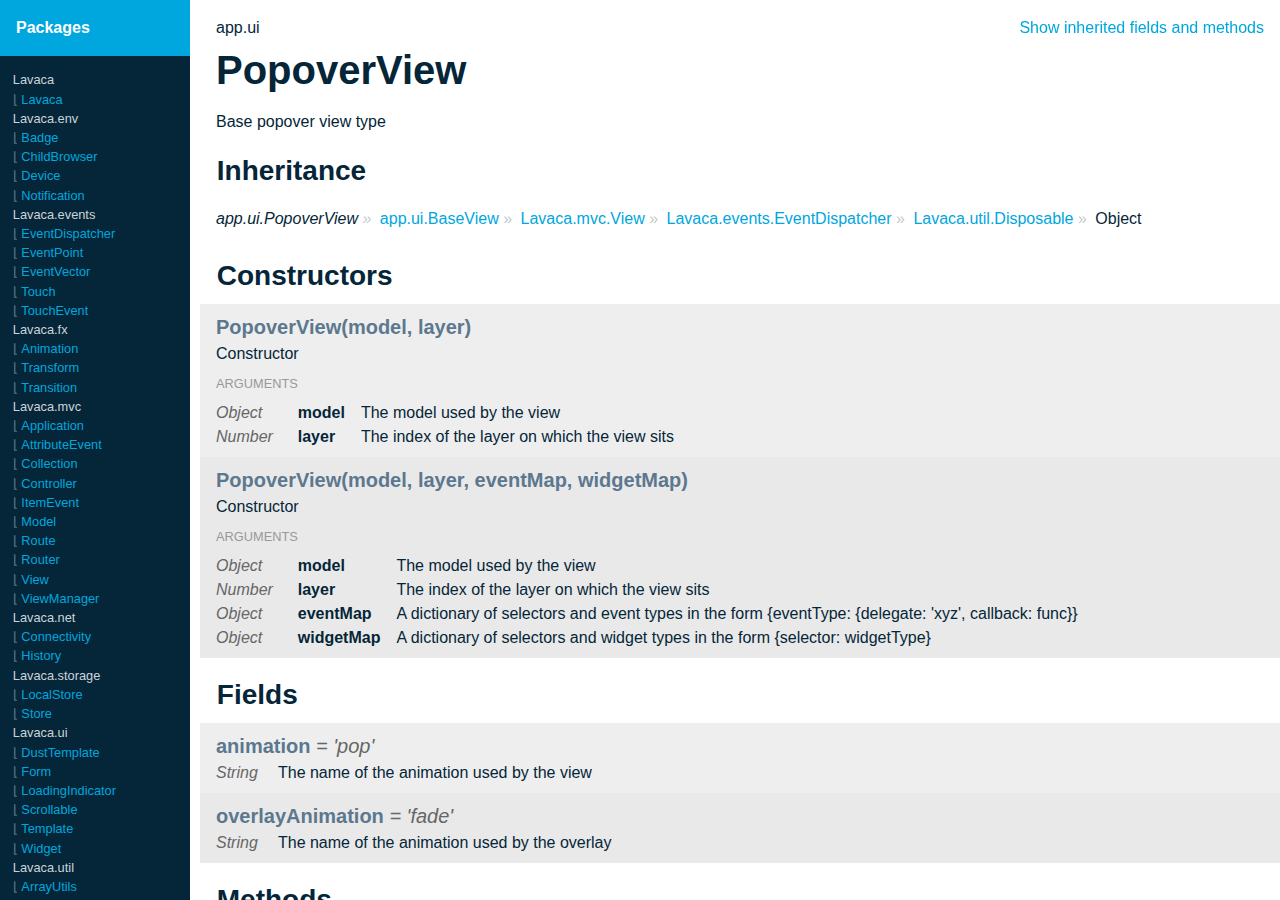
<file: Lavaca-1.0.5/docs/app.ui.PopoverView.html>
<!doctype html>
<html>
  <head>
    <title>PopoverView</title>
    <meta name="description" content=" Base popover view type">
    <link type="text/css" href="assets/app.css" rel="stylesheet">
  </head>
  <body class="[[bodyClassName]]">
    <iframe id="navigation-frame" src="packages.html"></iframe>
    <div id="view-root"></div>
    <script type="text/x-dust-template" data-name="field">
      <li class="{?inherited}inherited{:else}instance{/inherited} field" id="sig-{name}">
        <h3 class="name">{?static}{owner}.{/static}{name}<span class="default"> = {?default}{default|s}{:else}null{/default}</span></h3>
        <div class="body">
          <span class="type">{type}</span>
          <span class="desc">{desc|s}</span>
        </div>
        {?inherited}
          <div class="source">Inherited from <a href="{owner}.html#sig-{name}">{owner}</a></div>
        {/inherited}
      </li>
    </script>
    <script type="text/x-dust-template" data-name="method">
      {#signatures owner=owner}
        <li id="sig-{id}" class="method {?inherited}inherited{:else}instance{/inherited}">
          <h3 class="name">{?static}{owner}.{/static}{name}</h3>
          <div class="body">
            <div class="desc">{desc|s}</div>
            {?params}
              <table class="params">
                <thead class="arguments" colspan="3">
                  <tr>
                    <th>Arguments</th>
                  </tr>
                </thead>
                {#params}
                  <tr class="param">
                    <td class="type">{type}</td>
                    <td class="name">{name}</td>
                    <td class="desc">
                      {desc|s}
                      {?opts}
                        <table class="options">
                          {#opts}
                            <tr class="option">
                              <td class="name">{name}<span class="default">= {?default}{default|s}{:else}null{/default}</span></td>
                              <td class="desc">
                                <span class="type">{type}</span>
                                <div>{desc|s}</div>
                              </td>
                            </tr>
                          {/opts}
                        </table>
                      {/opts}
                    </td>
                  </tr>
                {/params}
              </table>
            {/params}
            {#returnValue}
              <table class="params">
                <thead>
                  <tr>
                    <th colspan="3">Returns</th>
                  </tr>
                </thead>
                <tr class="return">
                  <td class="type">{type}</td>
                  <td class="desc" colspan="2">{desc|s}</td>
                </tr>
              </table>
            {/returnValue}
          </div>
          {?inherited}
            <div class="source">Inherited from <a href="{owner}.html#sig-{id}">{owner}</a></div>
          {/inherited}
        </li>
      {/signatures}
    </script>
    <script type="text/x-dust-template" data-name="type">
      <h2 class="package">{ns}</h2>
      <h1 class="name">{name}</h1>
      {?desc}
        <section id="description" class="desc">
          {desc|s}
        </section>
      {/desc}
      {#superType}
        <a class="show-inherited" href="#">Show inherited fields and methods</a>
      {/superType}
      <section id="inheritance">
        <h2 class="title">Inheritance</h2>
        <ul class="super-types">
          <li class="super-type current">{?ns}{ns}.{/ns}{name}</li>
          {#inheritance}
            <li class="super-type">
              <a href="{.}.html">{.}</a>
            </li>
          {/inheritance}
          <li class="super-type">Object</li>
        </ul>
      </section>
      {?staticFields}
        <section id="fields">
          <h2 class="title">Static Fields</h2>
          <ul class="fields">
            {#staticFields}
              {>field:./}
            {/staticFields}
          </ul>
        </section>
      {/staticFields}
      {?staticMethods}
        <section id="methods">
          <h2 class="title">Static Methods</h2>
          <ul class="methods">
            {#staticMethods}
              {>method:./}
            {/staticMethods}
          </ul>
        </section>
      {/staticMethods}
      {#constructor}
        <section id="constructors">
          <h2 class="title">Constructors</h2>
          <ul class="methods">
            {>method:./}
          </ul>
        </section>
      {/constructor}
      {?fields}
        <section id="fields">
          <h2 class="title">Fields</h2>
          <ul class="fields">
            {#fields}
              {>field:./}
            {/fields}
          </ul>
        </section>
      {/fields}
      {?methods}
        <section id="methods">
          <h2 class="title">Methods</h2>
          <ul class="methods">
            {#methods}
              {>method:./}
            {/methods}
          </ul>
        </section>
      {/methods}
    </script>
    <script type="text/javascript" src="assets/zepto-1.0rc1.js"></script>
    <script type="text/javascript" src="assets/x-dust-0.5.1.js"></script>
    <script type="text/javascript" src="assets/app.js"></script>
    <script type="text/javascript">
      app.load({"qualifiedName": "app.ui.PopoverView", "name": "PopoverView", "inheritance": ["app.ui.BaseView", "Lavaca.mvc.View", "Lavaca.events.EventDispatcher", "Lavaca.util.Disposable"], "fields": [{"default": "'pop'", "owner": "app.ui.PopoverView", "type": "String", "name": "animation", "desc": " The name of the animation used by the view"}, {"name": "className", "default": "null", "inherited": true, "owner": "Lavaca.mvc.View", "type": "String", "desc": " A class name added to the view container"}, {"name": "column", "default": "0", "inherited": true, "owner": "app.ui.BaseView", "type": "Number", "desc": " The horizontal column in which the view should live"}, {"name": "el", "default": "null", "inherited": true, "owner": "Lavaca.mvc.View", "type": "jQuery", "desc": " The element associated with the view"}, {"name": "eventMap", "default": "{}", "inherited": true, "owner": "Lavaca.mvc.View", "type": "Object", "desc": " A dictionary of selectors and event types in the form {eventType: {delegate: 'xyz', callback: func}}"}, {"name": "layer", "default": "0", "inherited": true, "owner": "Lavaca.mvc.View", "type": "Number", "desc": " The index of the layer on which the view sits"}, {"name": "model", "default": "null", "inherited": true, "owner": "Lavaca.mvc.View", "type": "Object", "desc": " The model used by the view"}, {"default": "'fade'", "owner": "app.ui.PopoverView", "type": "String", "name": "overlayAnimation", "desc": " The name of the animation used by the overlay"}, {"name": "shell", "default": "null", "inherited": true, "owner": "Lavaca.mvc.View", "type": "jQuery", "desc": " The element containing the view"}, {"name": "suppressEvents", "default": "false", "inherited": true, "owner": "Lavaca.events.EventDispatcher", "type": "Boolean", "desc": " When true, do not fire events"}, {"name": "template", "default": "'default'", "inherited": true, "owner": "app.ui.BaseView", "type": "String", "desc": " The name of the template used by the view"}, {"name": "widgetMap", "default": "{}", "inherited": true, "owner": "Lavaca.mvc.View", "type": "Object", "desc": " A dictionary of selectors and widget types in the form {selector: widgetType}"}, {"name": "widgets", "default": "new Lavaca.util.Cache()", "inherited": true, "owner": "Lavaca.mvc.View", "type": "Lavaca.util.Cache", "desc": " Interactive elements used by the view"}], "methods": [{"owner": "Lavaca.mvc.View", "inherited": true, "signatures": [{"id": "applyEvents()", "name": "applyEvents()", "desc": " Binds events to the view"}], "name": "applyEvents", "desc": " Binds events to the view"}, {"owner": "Lavaca.mvc.View", "inherited": true, "signatures": [{"id": "clearModelEvents()", "name": "clearModelEvents()", "desc": " Unbinds events from the model"}], "name": "clearModelEvents", "desc": " Unbinds events from the model"}, {"owner": "Lavaca.events.EventDispatcher", "inherited": true, "signatures": [{"params": [{"type": "String", "name": "type", "desc": "The type of event to create"}], "id": "createEvent(String)", "returnValue": {"type": "Object", "desc": "The event object"}, "name": "createEvent(type)"}, {"params": [{"type": "String", "name": "type", "desc": "The type of event to create"}, {"type": "Object", "name": "params", "desc": "Additional data points to add to the event"}], "id": "createEvent(String,Object)", "returnValue": {"type": "Object", "desc": "The event object"}, "name": "createEvent(type, params)"}], "name": "createEvent", "desc": " Creates an event object"}, {"owner": "Lavaca.mvc.View", "inherited": true, "signatures": [{"id": "createWidgets()", "name": "createWidgets()", "desc": " Initializes widgets on the view"}], "name": "createWidgets", "desc": " Initializes widgets on the view"}, {"owner": "Lavaca.mvc.View", "inherited": true, "signatures": [{"id": "dispose()", "name": "dispose()", "desc": " Readies the view for garbage collection"}], "name": "dispose", "desc": " Readies the view for garbage collection"}, {"owner": "app.ui.PopoverView", "signatures": [{"params": [{"type": "jQuery", "name": "container", "desc": "The parent element of all views"}, {"type": "Array", "name": "exitingViews", "desc": "The views that are exiting as this one enters"}], "id": "enter(jQuery,Array)", "returnValue": {"type": "Lavaca.util.Promise", "desc": "A promise"}, "name": "enter(container, exitingViews)"}], "name": "enter", "desc": " Executes when the user navigates to this view"}, {"owner": "app.ui.PopoverView", "signatures": [{"params": [{"type": "jQuery", "name": "container", "desc": "The parent element of all views"}, {"type": "Array", "name": "enteringViews", "desc": "The views that are entering as this one exits"}], "id": "exit(jQuery,Array)", "returnValue": {"type": "Lavaca.util.Promise", "desc": "A promise"}, "name": "exit(container, enteringViews)"}], "name": "exit", "desc": " Executes when the user navigates away from this view"}, {"owner": "app.ui.PopoverView", "signatures": [{"params": [{"type": "jQuery", "name": "container", "desc": "The containing element"}], "id": "insertInto(jQuery)", "name": "insertInto(container)"}], "name": "insertInto", "desc": " Adds this view to a container"}, {"owner": "Lavaca.mvc.View", "inherited": true, "signatures": [{"id": "interior()", "returnValue": {"type": "jQuery", "desc": "The interior content wrapper element"}, "name": "interior()"}], "name": "interior", "desc": " Creates the view's interior content wrapper element"}, {"owner": "Lavaca.mvc.View", "signatures": [{"name": "mapEvent(map)", "params": [{"type": "Object", "name": "map", "desc": "A hash of the delegates, event types, and handlers that will be bound when the view is rendered. The map should be in the form <code>{delegate: {eventType: callback}}</code>. For example, <code>{'.button': {click: onClickButton}}</code>. The events defined in <a href=\"Lavaca.events.Touch.html\" target=\"_top\">Lavaca.events.Touch</a>, <a href=\"Lavaca.fx.Animation.html\" target=\"_top\">Lavaca.fx.Animation</a>, and <a href=\"Lavaca.fx.Transition.html\" target=\"_top\">Lavaca.fx.Transition</a> are also supported. To pass in options to a Lavaca event, use a wrapper object: <code>{'.taphold-me': {taphold: {on: onTapHoldButton, duration: 1000}}}</code> or <code>{'.swipe-me': {swipe: {on: onSwipeButton, direction: 'vertical'}}}</code>"}], "id": "mapEvent(Object)", "returnValue": {"type": "Lavaca.mvc.View", "desc": "This view (for chaining)"}, "desc": " Maps multiple delegated events for the view"}, {"name": "mapEvent(delegate, type, callback)", "params": [{"type": "String", "name": "delegate", "desc": "The element to which to delegate the event"}, {"type": "String", "name": "type", "desc": "The type of event"}, {"type": "Function", "name": "callback", "desc": "The event handler"}], "id": "mapEvent(String,String,Function)", "returnValue": {"type": "Lavaca.mvc.View", "desc": "This view (for chaining)"}, "desc": " Maps an event for the view"}], "name": "mapEvent", "inherited": true}, {"owner": "Lavaca.mvc.View", "signatures": [{"name": "mapWidget(map)", "params": [{"type": "Object", "name": "map", "desc": "A hash of selectors to widget types to be bound when the view is rendered. The map should be in the form {selector: TWidget}. For example, {'form': Lavaca.ui.Form}"}], "id": "mapWidget(Object)", "returnValue": {"type": "Lavaca.mvc.View", "desc": "This view (for chaining)"}, "desc": " Assigns multiple widget types to elements on the view"}, {"name": "mapWidget(selector, TWidget)", "params": [{"type": "String", "name": "selector", "desc": "The selector for the root element of the widget"}, {"type": "Function", "name": "TWidget", "desc": "The <a href=\"Lavaca.ui.Widget.html\" target=\"_top\">Lavaca.ui.Widget</a>-derived type of widget to create"}], "id": "mapWidget(String,Function)", "returnValue": {"type": "Lavaca.mvc.View", "desc": "This view (for chaining)"}, "desc": " Assigns a widget type to be created for elements matching a selector when the view is rendered"}], "name": "mapWidget", "inherited": true}, {"owner": "Lavaca.events.EventDispatcher", "signatures": [{"name": "off()", "id": "off()", "returnValue": {"type": "Lavaca.events.EventDispatcher", "desc": "This event dispatcher (for chaining)"}, "desc": " Unbinds all event handler from this object"}, {"name": "off(type)", "params": [{"type": "String", "name": "type", "desc": "The name of the event"}], "id": "off(String)", "returnValue": {"type": "Lavaca.events.EventDispatcher", "desc": "This event dispatcher (for chaining)"}, "desc": " Unbinds all event handlers for an event"}, {"name": "off(type, callback)", "params": [{"type": "String", "name": "type", "desc": "The name of the event"}, {"type": "Function", "name": "callback", "desc": "The function handling the event"}], "id": "off(String,Function)", "returnValue": {"type": "Lavaca.events.EventDispatcher", "desc": "This event dispatcher (for chaining)"}, "desc": " Unbinds a specific event handler"}, {"name": "off(type, callback, thisp)", "params": [{"type": "String", "name": "type", "desc": "The name of the event"}, {"type": "Function", "name": "callback", "desc": "The function handling the event"}, {"type": "Object", "name": "thisp", "desc": "The context of the handler"}], "id": "off(String,Function,Object)", "returnValue": {"type": "Lavaca.events.EventDispatcher", "desc": "This event dispatcher (for chaining)"}, "desc": " Unbinds a specific event handler"}], "name": "off", "inherited": true}, {"owner": "Lavaca.events.EventDispatcher", "inherited": true, "signatures": [{"params": [{"type": "String", "name": "type", "desc": "The name of the event"}, {"type": "Function", "name": "callback", "desc": "The function to execute when the event occurs"}], "id": "on(String,Function)", "returnValue": {"type": "Lavaca.events.EventDispatcher", "desc": "This event dispatcher (for chaining)"}, "name": "on(type, callback)"}, {"params": [{"type": "String", "name": "type", "desc": "The name of the event"}, {"type": "Function", "name": "callback", "desc": "The function to execute when the event occurs"}, {"type": "Object", "name": "thisp", "desc": "The context of the handler"}], "id": "on(String,Function,Object)", "returnValue": {"type": "Lavaca.events.EventDispatcher", "desc": "This event dispatcher (for chaining)"}, "name": "on(type, callback, thisp)"}], "name": "on", "desc": " Bind an event handler to this object"}, {"owner": "Lavaca.mvc.View", "inherited": true, "signatures": [{"params": [{"type": "Event", "name": "e", "desc": "The error event. This object should have a string property named \"err\" that contains the error message."}], "id": "onRenderError(Event)", "name": "onRenderError(e)"}], "name": "onRenderError", "desc": " Executes when the template fails to render"}, {"owner": "app.ui.BaseView", "inherited": true, "signatures": [{"params": [{"type": "Event", "name": "e", "desc": "The render event. This object should have a string property named \"html\" that contains the template's rendered HTML output."}], "id": "onRenderSuccess(Event)", "name": "onRenderSuccess(e)"}], "name": "onRenderSuccess", "desc": " Executes when the template renders successfully. This implementation adds support for animations between views, based off of the animation property on the prototype."}, {"owner": "app.ui.BaseView", "inherited": true, "signatures": [{"params": [{"type": "Event", "name": "e", "desc": "The tap event."}], "id": "onTapCancel(Event)", "name": "onTapCancel(e)"}], "name": "onTapCancel", "desc": " Handler for when a cancel control is tapped"}, {"owner": "app.ui.PopoverView", "signatures": [{"params": [{"type": "Event", "name": "e", "desc": "The render event. This object should have a string property named \"html\" that contains the template's rendered HTML output."}], "id": "onrendersuccess(Event)", "name": "onrendersuccess(e)"}], "name": "onrendersuccess", "desc": " Executes when the template renders successfully"}, {"owner": "app.ui.PopoverView", "signatures": [{"id": "overlayWrapper()", "returnValue": {"type": "jQuery", "desc": "The overlay element"}, "name": "overlayWrapper()"}], "name": "overlayWrapper", "desc": " Creates the view's overlay element"}, {"owner": "Lavaca.mvc.View", "inherited": true, "signatures": [{"name": "redraw()", "id": "redraw()", "returnValue": {"type": "Lavaca.util.Promise", "desc": "A promise"}, "desc": " Re-renders the view's template using the view's model and redraws the entire view"}, {"name": "redraw(model)", "params": [{"type": "Object", "name": "model", "desc": "The data model to be passed to the template"}], "id": "redraw(Object)", "returnValue": {"type": "Lavaca.util.Promise", "desc": "A promise"}, "desc": " Re-renders the view's template using the specified model and redraws the entire view"}, {"name": "redraw(selector)", "params": [{"type": "String", "name": "selector", "desc": "Selector string that defines elements to redraw"}], "id": "redraw(String)", "returnValue": {"type": "Lavaca.util.Promise", "desc": "A promise"}, "desc": " Re-renders the view's template using the view's model and only redraws the elements that match the specified selector string. Note: The numbers of items that match the selector must be exactly the same in the view's current markup and in the newly rendered markup. If that is not the case, the returned promise will be rejected and nothing will be redrawn."}, {"name": "redraw(selector, model)", "params": [{"type": "String", "name": "selector", "desc": "Selector string that defines elements that will be updated"}, {"type": "Object", "name": "model", "desc": "The data model to be passed to the template"}], "id": "redraw(String,Object)", "returnValue": {"type": "Lavaca.util.Promise", "desc": "A promise"}, "desc": " Re-renders the view's template using the specified model and only redraws the elements that match the specified selector string. Note: The numbers of items that match the selector must be exactly the same in the view's current markup and in the newly rendered markup. If that is not the case, the returned promise will be rejected and nothing will be redrawn."}, {"name": "redraw(shouldRedraw)", "params": [{"type": "Boolean", "name": "shouldRedraw", "desc": "Whether the view should be automatically redrawn."}], "id": "redraw(Boolean)", "returnValue": {"type": "Lavaca.util.Promise", "desc": "A promise"}, "desc": " Re-renders the view's template using the view's model. If shouldRedraw is true, the entire view will be redrawn. If shouldRedraw is false, nothing will be redrawn, but the returned promise will be resolved with the newly rendered content. This allows the caller to attach a success handler to the returned promise and define their own redrawing behavior."}, {"name": "redraw(shouldRedraw, model)", "params": [{"type": "Boolean", "name": "shouldRedraw", "desc": "Whether the view should be automatically redrawn."}, {"type": "Object", "name": "model", "desc": "The data model to be passed to the template"}], "id": "redraw(Boolean,Object)", "returnValue": {"type": "Lavaca.util.Promise", "desc": "A promise"}, "desc": " Re-renders the view's template using the specified model. If shouldRedraw is true, the entire view will be redrawn. If shouldRedraw is false, nothing will be redrawn, but the returned promise will be resolved with the newly rendered content. This allows the caller to attach a success handler to the returned promise and define their own redrawing behavior."}], "name": "redraw", "desc": " Re-renders the view's template and replaces the DOM nodes that match the selector argument. If no selector argument is provided, the whole view will be re-rendered. If the first parameter is passed as <code>false</code> the resulting html will pe passed with the promise and nothing will be replaced. Note: the number of elements that match the provided selector must be identical in the current markup and in the newly rendered markup or else the returned promise will be rejected."}, {"owner": "app.ui.PopoverView", "signatures": [{"id": "render()", "returnValue": {"type": "Lavaca.util.Promise", "desc": "A promise"}, "name": "render()"}], "name": "render", "desc": " Renders the view using its template and model"}, {"owner": "Lavaca.events.EventDispatcher", "inherited": true, "signatures": [{"params": [{"type": "String", "name": "type", "desc": "The type of event to dispatch"}], "id": "trigger(String)", "returnValue": {"type": "Lavaca.events.EventDispatcher", "desc": "This event dispatcher (for chaining)"}, "name": "trigger(type)"}, {"params": [{"type": "String", "name": "type", "desc": "The type of event to dispatch"}, {"type": "Object", "name": "params", "desc": "Additional data points to add to the event"}], "id": "trigger(String,Object)", "returnValue": {"type": "Lavaca.events.EventDispatcher", "desc": "This event dispatcher (for chaining)"}, "name": "trigger(type, params)"}], "name": "trigger", "desc": " Dispatches an event"}, {"owner": "Lavaca.mvc.View", "inherited": true, "signatures": [{"id": "wrapper()", "returnValue": {"type": "jQuery", "desc": "The wrapper element"}, "name": "wrapper()"}], "name": "wrapper", "desc": " Creates the view's wrapper element"}], "staticMethods": [], "constructor": {"owner": "Lavaca.mvc.View", "signatures": [{"params": [{"type": "Object", "name": "model", "desc": "The model used by the view"}, {"type": "Number", "name": "layer", "desc": "The index of the layer on which the view sits"}], "id": "PopoverView(Object,Number)", "name": "PopoverView(model, layer)", "desc": "Constructor"}, {"params": [{"type": "Object", "name": "model", "desc": "The model used by the view"}, {"type": "Number", "name": "layer", "desc": "The index of the layer on which the view sits"}, {"type": "Object", "name": "eventMap", "desc": "A dictionary of selectors and event types in the form {eventType: {delegate: 'xyz', callback: func}}"}, {"type": "Object", "name": "widgetMap", "desc": "A dictionary of selectors and widget types in the form {selector: widgetType}"}], "id": "PopoverView(Object,Number,Object,Object)", "name": "PopoverView(model, layer, eventMap, widgetMap)", "desc": "Constructor"}], "name": "PopoverView"}, "superType": "app.ui.BaseView", "ns": "app.ui", "staticFields": [], "desc": " Base popover view type"});
    </script>
  </body>
</html>
</file>
<file: Lavaca-1.0.5/src/css/libs/boilerplate.css>
/*
Lavaca 1.0.5
Copyright (c) 2012 Mutual Mobile

Permission is hereby granted, free of charge, to any person obtaining a copy of this software and associated documentation files (the "Software"), to deal in the Software without restriction, including without limitation the rights to use, copy, modify, merge, publish, distribute, sublicense, and/or sell copies of the Software, and to permit persons to whom the Software is furnished to do so, subject to the following conditions:

The above copyright notice and this permission notice shall be included in all copies or substantial portions of the Software.

THE SOFTWARE IS PROVIDED "AS IS", WITHOUT WARRANTY OF ANY KIND, EXPRESS OR IMPLIED, INCLUDING BUT NOT LIMITED TO THE WARRANTIES OF MERCHANTABILITY, FITNESS FOR A PARTICULAR PURPOSE AND NONINFRINGEMENT. IN NO EVENT SHALL THE AUTHORS OR COPYRIGHT HOLDERS BE LIABLE FOR ANY CLAIM, DAMAGES OR OTHER LIABILITY, WHETHER IN AN ACTION OF CONTRACT, TORT OR OTHERWISE, ARISING FROM, OUT OF OR IN CONNECTION WITH THE SOFTWARE OR THE USE OR OTHER DEALINGS IN THE SOFTWARE.
*/
[data-role=page],
[data-role=dialog] {
  top: 2.75em;
  left: 0;
  width: 100%;
  position: absolute;
  display: none;
  border: 0;
}
.ui-page-active {
  display: block;
}
/* on ios4, setting focus on the page element causes flashing during transitions when there is an outline, so we turn off outlines */
.ui-page {
  outline: none;
}
/* native overflow scrolling */
.content {
  /* some level of transform keeps elements from blinking out of visibility on iOS */
  -webkit-transform: rotateY(0);
}
.overflow-scroll, .synthetic-scroll {
	position: absolute;
	top:0;
	left: 0;
	right: 0;
	bottom: 0;
	overflow: hidden;
	height: 100%;
	overflow-y: scroll;
	-webkit-overflow-scrolling: touch;
  -moz-overflow-scrolling: touch;
  -o-overflow-scrolling: touch;
  -ms-overflow-scrolling: touch;
  overflow-scrolling: touch;
}
.overflow-scroll .content {
	overflow: hidden;
}
</file>
<file: Lavaca-1.0.5/src/css/libs/animations.css>
/*
Lavaca 1.0.5
Copyright (c) 2012 Mutual Mobile

Permission is hereby granted, free of charge, to any person obtaining a copy of this software and associated documentation files (the "Software"), to deal in the Software without restriction, including without limitation the rights to use, copy, modify, merge, publish, distribute, sublicense, and/or sell copies of the Software, and to permit persons to whom the Software is furnished to do so, subject to the following conditions:

The above copyright notice and this permission notice shall be included in all copies or substantial portions of the Software.

THE SOFTWARE IS PROVIDED "AS IS", WITHOUT WARRANTY OF ANY KIND, EXPRESS OR IMPLIED, INCLUDING BUT NOT LIMITED TO THE WARRANTIES OF MERCHANTABILITY, FITNESS FOR A PARTICULAR PURPOSE AND NONINFRINGEMENT. IN NO EVENT SHALL THE AUTHORS OR COPYRIGHT HOLDERS BE LIABLE FOR ANY CLAIM, DAMAGES OR OTHER LIABILITY, WHETHER IN AN ACTION OF CONTRACT, TORT OR OTHERWISE, ARISING FROM, OUT OF OR IN CONNECTION WITH THE SOFTWARE OR THE USE OR OTHER DEALINGS IN THE SOFTWARE.
*/
/**
 * Transitions from jQtouch (with small modifications): http://www.jqtouch.com/
 * Built by David Kaneda and maintained by Jonathan Stark.
*/
/* SLIDE IN FROM RIGHT */
@-webkit-keyframes slide-in-from-right {
  0% {
    -webkit-transform: translateX(100%);
  }
  99% {
    -webkit-transform: translateX(0);
  }
  100% {
    -webkit-transform: translateX(0);
  }
}
@-moz-keyframes slide-in-from-right {
  0% {
    -moz-transform: translateX(100%);
  }
  99% {
    -moz-transform: translateX(0);
  }
  100% {
    -moz-transform: translateX(0);
  }
}
@-o-keyframes slide-in-from-right {
  0% {
    -o-transform: translateX(100%);
  }
  99% {
    -o-transform: translateX(0);
  }
  100% {
    -o-transform: translateX(0);
  }
}
@keyframes slide-in-from-right {
  0% {
    transform: translateX(100%);
  }
  99% {
    transform: translateX(0);
  }
  100% {
    transform: translateX(0);
  }
}
/* SLIDE IN FROM LEFT */
@-webkit-keyframes slide-in-from-left {
  0% {
    -webkit-transform: translateX(-100%);
  }
  99% {
    -webkit-transform: translateX(0);
  }
  100% {
    -webkit-transform: translateX(0);
  }
}
@-moz-keyframes slide-in-from-left {
  0% {
    -moz-transform: translateX(-100%);
  }
  99% {
    -moz-transform: translateX(0);
  }
  100% {
    -moz-transform: translateX(0);
  }
}
@-o-keyframes slide-in-from-left {
  0% {
    -o-transform: translateX(-100%);
  }
  99% {
    -o-transform: translateX(0);
  }
  100% {
    -o-transform: translateX(0);
  }
}
@keyframes slide-in-from-left {
  0% {
    transform: translateX(-100%);
  }
  99% {
    transform: translateX(0);
  }
  100% {
    transform: translateX(0);
  }
}
/* SLIDE OUT TO LEFT */
@-webkit-keyframes slide-out-to-left {
  0% {
    -webkit-transform: translateX(0);
  }
  99% {
    -webkit-transform: translateX(-100%);
  }
  100% {
    -webkit-transform: translateX(-100%);
  }
}
@-moz-keyframes slide-out-to-left {
  0% {
    -moz-transform: translateX(0);
  }
  99% {
    -moz-transform: translateX(-100%);
  }
  100% {
    -moz-transform: translateX(-100%);
  }
}
@-o-keyframes slide-out-to-left {
  0% {
    -o-transform: translateX(0);
  }
  99% {
    -o-transform: translateX(-100%);
  }
  100% {
    -o-transform: translateX(-100%);
  }
}
@keyframes slide-out-to-left {
  0% {
    transform: translateX(0);
  }
  99% {
    transform: translateX(-100%);
  }
  100% {
    transform: translateX(-100%);
  }
}
/* SLIDE OUT TO RIGHT */
@-webkit-keyframes slide-out-to-right {
  0% {
    -webkit-transform: translateX(0);
  }
  99% {
    -webkit-transform: translateX(100%);
  }
  100% {
    -webkit-transform: translateX(100%);
  }
}
@-moz-keyframes slide-out-to-right {
  0% {
    -moz-transform: translateX(0);
  }
  99% {
    -moz-transform: translateX(100%);
  }
  100% {
    -moz-transform: translateX(100%);
  }
}
@-o-keyframes slide-out-to-right {
  0% {
    -o-transform: translateX(0);
  }
  99% {
    -o-transform: translateX(100%);
  }
  100% {
    -o-transform: translateX(100%);
  }
}
@keyframes slide-out-to-right {
  0% {
    transform: translateX(0);
  }
  99% {
    transform: translateX(100%);
  }
  100% {
    transform: translateX(100%);
  }
}
/* SLIDE IN FROM TOP */
@-webkit-keyframes slide-in-from-top {
  0% {
    -webkit-transform: translateY(-100%);
  }
  99% {
    -webkit-transform: translateY(0);
  }
  100% {
    -webkit-transform: translateY(0);
  }
}
@-moz-keyframes slide-in-from-top {
  0% {
    -moz-transform: translateY(-100%);
  }
  99% {
    -moz-transform: translateY(0);
  }
  100% {
    -moz-transform: translateY(0);
  }
}
@-o-keyframes slide-in-from-top {
  0% {
    -o-transform: translateY(-100%);
  }
  99% {
    -o-transform: translateY(0);
  }
  100% {
    -o-transform: translateY(0);
  }
}
@keyframes slide-in-from-top {
  0% {
    transform: translateY(-100%);
  }
  99% {
    transform: translateY(0);
  }
  100% {
    transform: translateY(0);
  }
}
/* SLIDE IN FROM BOTTOM */
@-webkit-keyframes slide-in-from-bottom {
  0% {
    -webkit-transform: translateY(100%);
  }
  99% {
    -webkit-transform: translateY(0);
  }
  100% {
    -webkit-transform: translateY(0);
  }
}
@-moz-keyframes slide-in-from-bottom {
  0% {
    -moz-transform: translateY(100%);
  }
  99% {
    -moz-transform: translateY(0);
  }
  100% {
    -moz-transform: translateY(0);
  }
}
@-o-keyframes slide-in-from-bottom {
  0% {
    -o-transform: translateY(100%);
  }
  99% {
    -o-transform: translateY(0);
  }
  100% {
    -o-transform: translateY(0);
  }
}
@keyframes slide-in-from-bottom {
  0% {
    transform: translateY(100%);
  }
  99% {
    transform: translateY(0);
  }
  100% {
    transform: translateY(0);
  }
}
/* SLIDE OUT TO BOTTOM */
@-webkit-keyframes slide-out-to-bottom {
  0% {
    -webkit-transform: translateY(0);
  }
  99% {
    -webkit-transform: translateY(100%);
  }
  100% {
    -webkit-transform: translateY(100%);
  }
}
@-moz-keyframes slide-out-to-bottom {
  0% {
    -moz-transform: translateY(0);
  }
  99% {
    -moz-transform: translateY(100%);
  }
  100% {
    -moz-transform: translateY(100%);
  }
}
@-o-keyframes slide-out-to-bottom {
  0% {
    -o-transform: translateY(0);
  }
  99% {
    -o-transform: translateY(100%);
  }
  100% {
    -o-transform: translateY(100%);
  }
}
@keyframes slide-out-to-bottom {
  0% {
    transform: translateY(0);
  }
  99% {
    transform: translateY(100%);
  }
  100% {
    transform: translateY(100%);
  }
}
/* SLIDE OUT TO TOP */
@-webkit-keyframes slide-out-to-top {
  0% {
    -webkit-transform: translateY(0);
  }
  99% {
    -webkit-transform: translateY(-100%);
  }
  100% {
    -webkit-transform: translateY(-100%);
  }
}
@-moz-keyframes slide-out-to-top {
  0% {
    -moz-transform: translateY(0);
  }
  99% {
    -moz-transform: translateY(-100%);
  }
  100% {
    -moz-transform: translateY(-100%);
  }
}
@-o-keyframes slide-out-to-top {
  0% {
    -o-transform: translateY(0);
  }
  99% {
    -o-transform: translateY(-100%);
  }
  100% {
    -o-transform: translateY(-100%);
  }
}
@keyframes slide-out-to-top {
  0% {
    transform: translateY(0);
  }
  99% {
    transform: translateY(-100%);
  }
  100% {
    transform: translateY(-100%);
  }
}
/* FADE IN */
@-webkit-keyframes fade-in {
  0% {
    opacity: 0;
  }
  99% {
    opacity: 1;
  }
  100% {
    opacity: 1;
  }
}
@-moz-keyframes fade-in {
  0% {
    opacity: 0;
  }
  99% {
    opacity: 1;
  }
  100% {
    opacity: 1;
  }
}
@-o-keyframes fade-in {
  0% {
    opacity: 0;
  }
  99% {
    opacity: 1;
  }
  100% {
    opacity: 1;
  }
}
@keyframes fade-in {
  0% {
    opacity: 0;
  }
  99% {
    opacity: 1;
  }
  100% {
    opacity: 1;
  }
}
/* FADE OUT */
@-webkit-keyframes fade-out {
  0% {
    opacity: 1;
  }
  99% {
    opacity: 0;
  }
  100% {
    opacity: 0;
  }
}
@-moz-keyframes fade-out {
  0% {
    opacity: 1;
  }
  99% {
    opacity: 0;
  }
  100% {
    opacity: 0;
  }
}
@-o-keyframes fade-out {
  0% {
    opacity: 1;
  }
  99% {
    opacity: 0;
  }
  100% {
    opacity: 0;
  }
}
@keyframes fade-out {
  0% {
    opacity: 1;
  }
  99% {
    opacity: 0;
  }
  100% {
    opacity: 0;
  }
}
/* FLIP IN FROM RIGHT */
@-webkit-keyframes flip-in-from-right {
  0% {
    -webkit-transform: rotateY(-180deg) scale(.8);
  }
  99% {
    -webkit-transform: rotateY(0) scale(1);
  }
  100% {
    -webkit-transform: rotateY(0) scale(1);
  }
}
@-moz-keyframes flip-in-from-right {
  0% {
    -moz-transform: rotateY(-180deg) scale(.8);
  }
  99% {
    -moz-transform: rotateY(0) scale(1);
  }
  100% {
    -moz-transform: rotateY(0) scale(1);
  }
}
@-o-keyframes flip-in-from-right {
  0% {
    -o-transform: rotateY(-180deg) scale(.8);
  }
  99% {
    -o-transform: rotateY(0) scale(1);
  }
  100% {
    -o-transform: rotateY(0) scale(1);
  }
}
@keyframes flip-in-from-right {
  0% {
    transform: rotateY(-180deg) scale(.8);
  }
  99% {
    transform: rotateY(0) scale(1);
  }
  100% {
    transform: rotateY(0) scale(1);
  }
}
/* FLIP IN FROM LEFT */
@-webkit-keyframes flip-in-from-left {
  0% {
    -webkit-transform: rotateY(180deg) scale(.8);
  }
  99% {
    -webkit-transform: rotateY(0) scale(1);
  }
  100% {
    -webkit-transform: rotateY(0) scale(1);
  }
}
@-moz-keyframes flip-in-from-left {
  0% {
    -moz-transform: rotateY(180deg) scale(.8);
  }
  99% {
    -moz-transform: rotateY(0) scale(1);
  }
  100% {
    -moz-transform: rotateY(0) scale(1);
  }
}
@-o-keyframes flip-in-from-left {
  0% {
    -o-transform: rotateY(180deg) scale(.8);
  }
  99% {
    -o-transform: rotateY(0) scale(1);
  }
  100% {
    -o-transform: rotateY(0) scale(1);
  }
}
@keyframes flip-in-from-left {
  0% {
    transform: rotateY(180deg) scale(.8);
  }
  99% {
    transform: rotateY(0) scale(1);
  }
  100% {
    transform: rotateY(0) scale(1);
  }
}
/* FLIP OUT TO LEFT */
@-webkit-keyframes flip-out-to-left {
  0% {
    -webkit-transform: rotateY(0) scale(1);
  }
  99% {
    -webkit-transform: rotateY(-180deg) scale(.8);
  }
  100% {
    -webkit-transform: rotateY(-180deg) scale(.8);
  }
}
@-moz-keyframes flip-out-to-left {
  0% {
    -moz-transform: rotateY(0) scale(1);
  }
  99% {
    -moz-transform: rotateY(-180deg) scale(.8);
  }
  100% {
    -moz-transform: rotateY(-180deg) scale(.8);
  }
}
@-o-keyframes flip-out-to-left {
  0% {
    -o-transform: rotateY(0) scale(1);
  }
  99% {
    -o-transform: rotateY(-180deg) scale(.8);
  }
  100% {
    -o-transform: rotateY(-180deg) scale(.8);
  }
}
@keyframes flip-out-to-left {
  0% {
    transform: rotateY(0) scale(1);
  }
  99% {
    transform: rotateY(-180deg) scale(.8);
  }
  100% {
    transform: rotateY(-180deg) scale(.8);
  }
}
/* FLIP OUT TO RIGHT */
@-webkit-keyframes flip-out-to-right {
  0% {
    -webkit-transform: rotateY(0) scale(1);
  }
  99% {
    -webkit-transform: rotateY(180deg) scale(.8);
  }
  100% {
    -webkit-transform: rotateY(180deg) scale(.8);
  }
}
@-moz-keyframes flip-out-to-right {
  0% {
    -moz-transform: rotateY(0) scale(1);
  }
  99% {
    -moz-transform: rotateY(180deg) scale(.8);
  }
  100% {
    -moz-transform: rotateY(180deg) scale(.8);
  }
}
@-o-keyframes flip-out-to-right {
  0% {
    -o-transform: rotateY(0) scale(1);
  }
  99% {
    -o-transform: rotateY(180deg) scale(.8);
  }
  100% {
    -o-transform: rotateY(180deg) scale(.8);
  }
}
@keyframes flip-out-to-right {
  0% {
    transform: rotateY(0) scale(1);
  }
  99% {
    transform: rotateY(180deg) scale(.8);
  }
  100% {
    transform: rotateY(180deg) scale(.8);
  }
}
/* POP IN */
@-webkit-keyframes pop-in {
  0% {
    -webkit-transform: scale(.2);
    opacity: 0;
  }
  99% {
    -webkit-transform: scale(1);
    opacity: 1;
  }
  100% {
    -webkit-transform: scale(1);
    opacity: 1;
  }
}
@-moz-keyframes pop-in {
  0% {
    -moz-transform: scale(.2);
    opacity: 0;
  }
  99% {
    -moz-transform: scale(1);
    opacity: 1;
  }
  100% {
    -moz-transform: scale(1);
    opacity: 1;
  }
}
@-o-keyframes pop-in {
  0% {
    -o-transform: scale(.2);
    opacity: 0;
  }
  99% {
    -o-transform: scale(1);
    opacity: 1;
  }
  100% {
    -o-transform: scale(1);
    opacity: 1;
  }
}
@keyframes pop-in {
  0% {
    transform: scale(.2);
    opacity: 0;
  }
  99% {
    transform: scale(1);
    opacity: 1;
  }
  100% {
    transform: scale(1);
    opacity: 1;
  }
}
/* POP OUT */
@-webkit-keyframes pop-out {
  0% {
    -webkit-transform: scale(1);
    opacity: 1;
  }
  99% {
    -webkit-transform: scale(.2);
    opacity: 0;
  }
  100% {
    -webkit-transform: scale(.2);
    opacity: 0;
  }
}
@-moz-keyframes pop-out {
  0% {
    -moz-transform: scale(1);
    opacity: 1;
  }
  99% {
    -moz-transform: scale(.2);
    opacity: 0;
  }
  100% {
    -moz-transform: scale(.2);
    opacity: 0;
  }
}
@-o-keyframes pop-out {
  0% {
    -o-transform: scale(1);
    opacity: 1;
  }
  99% {
    -o-transform: scale(.2);
    opacity: 0;
  }
  100% {
    -o-transform: scale(.2);
    opacity: 0;
  }
}
@keyframes pop-out {
  0% {
    transform: scale(1);
    opacity: 1;
  }
  99% {
    transform: scale(.2);
    opacity: 0;
  }
  100% {
    transform: scale(.2);
    opacity: 0;
  }
}
/* DON'T MOVE */
@-webkit-keyframes dont-move {
  0% {
    opacity: 1;
  }
  99% {
    opacity: 1;
  }
  100% {
    opacity: 1;
  }
}
@-moz-keyframes dont-move {
  0% {
    opacity: 1;
  }
  99% {
    opacity: 1;
  }
  100% {
    opacity: 1;
  }
}
@-o-keyframes dont-move {
  0% {
    opacity: 1;
  }
  99% {
    opacity: 1;
  }
  100% {
    opacity: 1;
  }
}
@keyframes dont-move {
  0% {
    opacity: 1;
  }
  99% {
    opacity: 1;
  }
  100% {
    opacity: 1;
  }
}
/* TRANSITION CLASSES */
.in,
.out {
  -webkit-animation-timing-function: ease-in-out;
  -moz-animation-timing-function: ease-in-out;
  -o-animation-timing-function: ease-in-out;
  animation-timing-function: ease-in-out;
  -webkit-animation-duration: 350ms;
  -moz-animation-duration: 350ms;
  -o-animation-duration: 350ms;
  animation-duration: 350ms;
}
.in {
  -webkit-animation-fill-mode: backwards;
  -moz-animation-fill-mode: backwards;
  -ms-animation-fill-mode: backwards;
  -o-animation-fill-mode: backwards;
  animation-fill-mode: backwards;
}
.out {
  -webkit-animation-fill-mode: forwards;
  -moz-animation-fill-mode: forwards;
  -ms-animation-fill-mode: forwards;
  -o-animation-fill-mode: forwards;
  animation-fill-mode: forwards;
}
.slide.out {
  -webkit-animation-name: slide-out-to-left;
  -moz-animation-name: slide-out-to-left;
  -o-animation-name: slide-out-to-left;
  animation-name: slide-out-to-left;
}
.slide.in {
  -webkit-animation-name: slide-in-from-right;
  -moz-animation-name: slide-in-from-right;
  -o-animation-name: slide-in-from-right;
  animation-name: slide-in-from-right;
}
.slide.out.reverse {
  -webkit-animation-name: slide-out-to-right;
  -moz-animation-name: slide-out-to-right;
  -o-animation-name: slide-out-to-right;
  animation-name: slide-out-to-right;
}
.slide.in.reverse {
  -webkit-animation-name: slide-in-from-left;
  -moz-animation-name: slide-in-from-left;
  -o-animation-name: slide-in-from-left;
  animation-name: slide-in-from-left;
}
.slide-up.out {
  -webkit-animation-name: slide-out-to-bottom;
  -moz-animation-name: slide-out-to-bottom;
  -o-animation-name: slide-out-to-bottom;
  animation-name: slide-out-to-bottom;
}
.slide-up.in {
  -webkit-animation-name: slide-in-from-bottom;
  -moz-animation-name: slide-in-from-bottom;
  -o-animation-name: slide-in-from-bottom;
  animation-name: slide-in-from-bottom;
}
.slide-up.in.reverse {
  -webkit-animation-name: dont-move;
  -moz-animation-name: dont-move;
  -o-animation-name: dont-move;
  animation-name: dont-move;
}
.slide-up.out.reverse {
  -webkit-animation-name: slide-out-to-bottom;
  -moz-animation-name: slide-out-to-bottom;
  -o-animation-name: slide-out-to-bottom;
  animation-name: slide-out-to-bottom;
}
.slide-down.out {
  -webkit-animation-name: dont-move;
  -moz-animation-name: dont-move;
  -o-animation-name: dont-move;
  animation-name: dont-move;
}
.slide-down.in {
  -webkit-animation-name: slide-in-from-top;
  -moz-animation-name: slide-in-from-top;
  -o-animation-name: slide-in-from-top;
  animation-name: slide-in-from-top;
}
.slide-down.in.reverse {
  -webkit-animation-name: dont-move;
  -moz-animation-name: dont-move;
  -o-animation-name: dont-move;
  animation-name: dont-move;
}
.slide-down.out.reverse {
  -webkit-animation-name: slide-out-to-top;
  -moz-animation-name: slide-out-to-top;
  -o-animation-name: slide-out-to-top;
  animation-name: slide-out-to-top;
}
.fade.out {
  -webkit-animation-name: fade-out;
  -moz-animation-name: fade-out;
  -o-animation-name: fade-out;
  animation-name: fade-out;
}
.fade.in {
  -webkit-animation-name: fade-in;
  -moz-animation-name: fade-in;
  -o-animation-name: fade-in;
  animation-name: fade-in;
}
/* The properties in this rule are only necessary for the 'flip' transition.
 * We need specify the perspective to create a projection matrix. This will add
 * some depth as the element flips. The depth number represents the distance of
 * the viewer from the z-plane. According to the CSS3 spec, 1000 is a moderate
 * value.
 */
.viewport-flip {
  -webkit-perspective: 1000;
  -moz-perspective: 1000;
  -o-perspective: 1000;
  perspective: 1000;
  position: absolute;
}
.flip {
  -webkit-animation-duration: .65s;
  -moz-animation-duration: .65s;
  -o-animation-duration: .65s;
  animation-duration: .65s;
  -webkit-backface-visibility: hidden;
  -moz-backface-visibility: hidden;
  -o-backface-visibility: hidden;
  backface-visibility: hidden;
  -webkit-transform: translateX(0); /* Needed to work around an iOS 3.1 bug that causes listview thumbs to disappear when -webkit-visibility:hidden is used. */
}
.flip.out {
  -webkit-animation-name: flip-out-to-left;
  -moz-animation-name: flip-out-to-left;
  -o-animation-name: flip-out-to-left;
  animation-name: flip-out-to-left;
}
.flip.in {
  -webkit-animation-name: flip-in-from-left;
  -moz-animation-name: flip-in-from-left;
  -o-animation-name: flip-in-from-left;
  animation-name: flip-in-from-left;
}
.flip.out.reverse {
  -webkit-animation-name: flip-out-to-right;
  -moz-animation-name: flip-out-to-right;
  -o-animation-name: flip-out-to-right;
  animation-name: flip-out-to-right;
}
.flip.in.reverse {
  -webkit-animation-name: flip-in-from-right;
  -moz-animation-name: flip-in-from-right;
  -o-animation-name: flip-in-from-right;
  animation-name: flip-in-from-right;
}
.pop {
  -webkit-transform-origin: 50% 50%;
  -moz-transform-origin: 50% 50%;
  -o-transform-origin: 50% 50%;
  transform-origin: 50% 50%;
}
.pop.in {
  -webkit-animation-name: pop-in;
  -moz-animation-name: pop-in;
  -o-animation-name: pop-in;
  animation-name: pop-in;
}
.pop.in.reverse {
  -webkit-animation-name: pop-in;
  -moz-animation-name: pop-in;
  -o-animation-name: pop-in;
  animation-name: pop-in;
}
.pop.out {
  -webkit-animation-name: pop-out;
  -moz-animation-name: pop-out;
  -o-animation-name: pop-out;
  animation-name: pop-out;
}
.pop.out.reverse {
  -webkit-animation-name: pop-out;
  -moz-animation-name: pop-out;
  -o-animation-name: pop-out;
  animation-name: pop-out;
}mation-name: pop-out;
}
</file>
<file: Lavaca-1.0.5/src/css/app/app.css>
/*
Lavaca 1.0.5
Copyright (c) 2012 Mutual Mobile

Permission is hereby granted, free of charge, to any person obtaining a copy of this software and associated documentation files (the "Software"), to deal in the Software without restriction, including without limitation the rights to use, copy, modify, merge, publish, distribute, sublicense, and/or sell copies of the Software, and to permit persons to whom the Software is furnished to do so, subject to the following conditions:

The above copyright notice and this permission notice shall be included in all copies or substantial portions of the Software.

THE SOFTWARE IS PROVIDED "AS IS", WITHOUT WARRANTY OF ANY KIND, EXPRESS OR IMPLIED, INCLUDING BUT NOT LIMITED TO THE WARRANTIES OF MERCHANTABILITY, FITNESS FOR A PARTICULAR PURPOSE AND NONINFRINGEMENT. IN NO EVENT SHALL THE AUTHORS OR COPYRIGHT HOLDERS BE LIABLE FOR ANY CLAIM, DAMAGES OR OTHER LIABILITY, WHETHER IN AN ACTION OF CONTRACT, TORT OR OTHERWISE, ARISING FROM, OUT OF OR IN CONNECTION WITH THE SOFTWARE OR THE USE OR OTHER DEALINGS IN THE SOFTWARE.
*/
a,
a:link,
a:visited,
a:active,
a:hover {
  color: #00a3de;
}
body {
  display: -webkit-box;
  display: -moz-box;
  display: -ms-box;
  display: -o-box;
  -webkit-box-orient: vertical;
  -moz-box-orient: vertical;
  -ms-box-orient: vertical;
  -o-box-orient: vertical;
  font-family: Helvetica, Arial, sans-serif;
  background: #e8ebed;
}
#nav-header,
#view-root {
  -webkit-box-flex: 1;
  -moz-box-flex: 1;
  -ms-box-flex: 1;
  -o-box-flex: 1;
}
#view-root {
  overflow: hidden;
  position: relative;
}
#nav-header {
  position: relative;
  z-index: 100;
  max-height: 48px;
  border-bottom: solid 4px #ccd4db;
  padding: 5px 10px;
}
#nav-header .logo {
  background: url(../../img/logo.png);
  width: 102px;
  height: 48px;
  overflow: hidden;
  text-indent: -999px;
}
.ui-blocker {
  background: rgba(107, 23, 59, 0.25);
  width: 100%;
  height: 100%;
  position: absolute;
  top: 0;
  left: 0;
}
.view {
  background: #fff;
  position: absolute;
  top: 0;
  left: 0;
  min-width: 100%;
  min-height: 100%;
  visibility: hidden;
}
.view.show,
.view.in,
.view.out {
  visibility: visible;
}
.view.popover,
.dialog {
  background: #e8ebed;
  background: -webkit-gradient(linear, left top, left bottom, from(#e8ebed), to(#dfe4e8));
  background: -webkit-linear-gradient(#e8ebed, #dfe4e8);
  background: -moz-linear-gradient(#e8ebed, #dfe4e8);
  background: -ms-linear-gradient(#e8ebed, #dfe4e8);
  background: -o-linear-gradient(#e8ebed, #dfe4e8);
  background: linear-gradient(#e8ebed, #dfe4e8);
  -webkit-backface-visibility: hidden;
  -moz-backface-visibility: hidden;
  -ms-backface-visibility: hidden;
  -o-backface-visibility: hidden;
  backface-visibility: hidden;
}
.view-interior {
  min-width: 100%;
  min-height: 100%;
  background: rgba(255, 255, 255, .1);
}
/* Android scrolling fix - ensures that you can scroll to bottom of last element */
.view-interior > *:last-child:after {
  content: ' ';
  display: block;
  height: 10px;
}
.view h1 {
  font-size: 2em;
  margin: 10px 20px .5em;
  color: #5d798f;
  font-weight: bold;
  font-family: 'Helvetica Bold', Helvetica, 'Arial Bold', Arial, sans-serif;
}
.view p {
  margin: 1em 20px;
  line-height: 1.4em;
}
@media screen and (-webkit-min-device-pixel-ratio: 2),
    screen and (min--moz-device-pixel-ratio: 2),
    screen and (-ms-min-device-pixel-ratio: 2),
    screen and (-o-min-device-pixel-ratio: 2/1),
    screen and (-ms-min-device-pixel-ratio: 2),
    screen and (min-device-pixel-ratio: 2) {
  #nav-header .logo { 
    background-image: url(../../img/logo-2x.png);
    background-size: 100% 100%;
  }
}
@media screen and (min--moz-device-pixel-ratio: 1) {
  #nav-header {
    max-height: 63px;
  }
}
</file>
<file: Lavaca-1.0.5/src/css/app/ExampleView.css>
/*
Lavaca 1.0.5
Copyright (c) 2012 Mutual Mobile

Permission is hereby granted, free of charge, to any person obtaining a copy of this software and associated documentation files (the "Software"), to deal in the Software without restriction, including without limitation the rights to use, copy, modify, merge, publish, distribute, sublicense, and/or sell copies of the Software, and to permit persons to whom the Software is furnished to do so, subject to the following conditions:

The above copyright notice and this permission notice shall be included in all copies or substantial portions of the Software.

THE SOFTWARE IS PROVIDED "AS IS", WITHOUT WARRANTY OF ANY KIND, EXPRESS OR IMPLIED, INCLUDING BUT NOT LIMITED TO THE WARRANTIES OF MERCHANTABILITY, FITNESS FOR A PARTICULAR PURPOSE AND NONINFRINGEMENT. IN NO EVENT SHALL THE AUTHORS OR COPYRIGHT HOLDERS BE LIABLE FOR ANY CLAIM, DAMAGES OR OTHER LIABILITY, WHETHER IN AN ACTION OF CONTRACT, TORT OR OTHERWISE, ARISING FROM, OUT OF OR IN CONNECTION WITH THE SOFTWARE OR THE USE OR OTHER DEALINGS IN THE SOFTWARE.
*/
.view.tmpl-example h1 {
  border-bottom: solid 4px transparent;
  padding-bottom: 12px;
}
</file>
<file: Lavaca-1.0.5/www-stage/css/app/app.css>
/*
Lavaca 1.0.5
Copyright (c) 2012 Mutual Mobile

Permission is hereby granted, free of charge, to any person obtaining a copy of this software and associated documentation files (the "Software"), to deal in the Software without restriction, including without limitation the rights to use, copy, modify, merge, publish, distribute, sublicense, and/or sell copies of the Software, and to permit persons to whom the Software is furnished to do so, subject to the following conditions:

The above copyright notice and this permission notice shall be included in all copies or substantial portions of the Software.

THE SOFTWARE IS PROVIDED "AS IS", WITHOUT WARRANTY OF ANY KIND, EXPRESS OR IMPLIED, INCLUDING BUT NOT LIMITED TO THE WARRANTIES OF MERCHANTABILITY, FITNESS FOR A PARTICULAR PURPOSE AND NONINFRINGEMENT. IN NO EVENT SHALL THE AUTHORS OR COPYRIGHT HOLDERS BE LIABLE FOR ANY CLAIM, DAMAGES OR OTHER LIABILITY, WHETHER IN AN ACTION OF CONTRACT, TORT OR OTHERWISE, ARISING FROM, OUT OF OR IN CONNECTION WITH THE SOFTWARE OR THE USE OR OTHER DEALINGS IN THE SOFTWARE.

Contains components from or inspired by:

Simple Reset
(c) 2011 Eric Meyer
Released to public domain

jQuery v1.7.1
(c) 2011, John Resig
Dual licensed under the MIT or GPL Version 2 licenses.

Sizzle.js
(c) 2011, The Dojo Foundation
Released under the MIT, BSD, and GPL licenses.

Backbone.js 0.9.1 and Underscore.js 1.3.1
(c) 2012, Jeremy Ashkenas, DocumentCloud Inc
Released under the MIT license.

LinkedIn Fork of Dust.js 1.1
(c) 2010, Aleksander Williams
Released under the MIT license.

Zepto.js 0.8.0
(c) 2011 Thomas Fuchs
Released under the MIT license

ChildBrowser
(c) 2012 Jesse MacFadyen, Nitobi
Released under the MIT license

lz77.js
(c) 2009 Olle Törnström
Released under the MIT license

iScroll 4.1.9
(c) 2011 Matteo Spinelli
Released under the MIT license
*/
a,a:link,a:visited,a:active,a:hover{color:#00a3de}body{display:-webkit-box;display:-moz-box;display:-ms-box;display:-o-box;-webkit-box-orient:vertical;-moz-box-orient:vertical;-ms-box-orient:vertical;-o-box-orient:vertical;font-family:Helvetica,Arial,sans-serif;background:#e8ebed}#nav-header,#view-root{-webkit-box-flex:1;-moz-box-flex:1;-ms-box-flex:1;-o-box-flex:1}#view-root{overflow:hidden;position:relative}#nav-header{position:relative;z-index:100;max-height:48px;border-bottom:solid 4px #ccd4db;padding:5px 10px}#nav-header .logo{background:url(../../img/logo.png);width:102px;height:48px;overflow:hidden;text-indent:-999px}.ui-blocker{background:rgba(107,23,59,0.25);width:100%;height:100%;position:absolute;top:0;left:0}.view{background:#fff;position:absolute;top:0;left:0;min-width:100%;min-height:100%;visibility:hidden}.view.show,.view.in,.view.out{visibility:visible}.view.popover,.dialog{background:#e8ebed;background:-webkit-gradient(linear,left top,left bottom,from(#e8ebed),to(#dfe4e8));background:-webkit-linear-gradient(#e8ebed,#dfe4e8);background:-moz-linear-gradient(#e8ebed,#dfe4e8);background:-ms-linear-gradient(#e8ebed,#dfe4e8);background:-o-linear-gradient(#e8ebed,#dfe4e8);background:linear-gradient(#e8ebed,#dfe4e8);-webkit-backface-visibility:hidden;-moz-backface-visibility:hidden;-ms-backface-visibility:hidden;-o-backface-visibility:hidden;backface-visibility:hidden}.view-interior{min-width:100%;min-height:100%;background:rgba(255,255,255,.1)}.view-interior>*:last-child:after{content:' ';display:block;height:10px}.view h1{font-size:2em;margin:10px 20px .5em;color:#5d798f;font-weight:bold;font-family:'Helvetica Bold',Helvetica,'Arial Bold',Arial,sans-serif}.view p{margin:1em 20px;line-height:1.4em}@media screen and (-webkit-min-device-pixel-ratio:2),screen and (min--moz-device-pixel-ratio:2),screen and (-ms-min-device-pixel-ratio:2),screen and (-o-min-device-pixel-ratio:2/1),screen and (-ms-min-device-pixel-ratio:2),screen and (min-device-pixel-ratio:2){#nav-header .logo{background-image:url(../../img/logo-2x.png);background-size:100% 100%}}@media screen and (min--moz-device-pixel-ratio:1){#nav-header{max-height:63px}}.view.tmpl-example h1{border-bottom:solid 4px transparent;padding-bottom:12px}
</file>
<file: Lavaca-1.0.5/ios/www/css/app/app.css>
/*
Lavaca 1.0.5
Copyright (c) 2012 Mutual Mobile

Permission is hereby granted, free of charge, to any person obtaining a copy of this software and associated documentation files (the "Software"), to deal in the Software without restriction, including without limitation the rights to use, copy, modify, merge, publish, distribute, sublicense, and/or sell copies of the Software, and to permit persons to whom the Software is furnished to do so, subject to the following conditions:

The above copyright notice and this permission notice shall be included in all copies or substantial portions of the Software.

THE SOFTWARE IS PROVIDED "AS IS", WITHOUT WARRANTY OF ANY KIND, EXPRESS OR IMPLIED, INCLUDING BUT NOT LIMITED TO THE WARRANTIES OF MERCHANTABILITY, FITNESS FOR A PARTICULAR PURPOSE AND NONINFRINGEMENT. IN NO EVENT SHALL THE AUTHORS OR COPYRIGHT HOLDERS BE LIABLE FOR ANY CLAIM, DAMAGES OR OTHER LIABILITY, WHETHER IN AN ACTION OF CONTRACT, TORT OR OTHERWISE, ARISING FROM, OUT OF OR IN CONNECTION WITH THE SOFTWARE OR THE USE OR OTHER DEALINGS IN THE SOFTWARE.

Contains components from or inspired by:

Simple Reset
(c) 2011 Eric Meyer
Released to public domain

jQuery v1.7.1
(c) 2011, John Resig
Dual licensed under the MIT or GPL Version 2 licenses.

Sizzle.js
(c) 2011, The Dojo Foundation
Released under the MIT, BSD, and GPL licenses.

Backbone.js 0.9.1 and Underscore.js 1.3.1
(c) 2012, Jeremy Ashkenas, DocumentCloud Inc
Released under the MIT license.

LinkedIn Fork of Dust.js 1.1
(c) 2010, Aleksander Williams
Released under the MIT license.

Zepto.js 0.8.0
(c) 2011 Thomas Fuchs
Released under the MIT license

ChildBrowser
(c) 2012 Jesse MacFadyen, Nitobi
Released under the MIT license

lz77.js
(c) 2009 Olle Törnström
Released under the MIT license

iScroll 4.1.9
(c) 2011 Matteo Spinelli
Released under the MIT license
*/
a,a:link,a:visited,a:active,a:hover{color:#00a3de}body{display:-webkit-box;display:-moz-box;display:-ms-box;display:-o-box;-webkit-box-orient:vertical;-moz-box-orient:vertical;-ms-box-orient:vertical;-o-box-orient:vertical;font-family:Helvetica,Arial,sans-serif;background:#e8ebed}#nav-header,#view-root{-webkit-box-flex:1;-moz-box-flex:1;-ms-box-flex:1;-o-box-flex:1}#view-root{overflow:hidden;position:relative}#nav-header{position:relative;z-index:100;max-height:48px;border-bottom:solid 4px #ccd4db;padding:5px 10px}#nav-header .logo{background:url(../../img/logo.png);width:102px;height:48px;overflow:hidden;text-indent:-999px}.ui-blocker{background:rgba(107,23,59,0.25);width:100%;height:100%;position:absolute;top:0;left:0}.view{background:#fff;position:absolute;top:0;left:0;min-width:100%;min-height:100%;visibility:hidden}.view.show,.view.in,.view.out{visibility:visible}.view.popover,.dialog{background:#e8ebed;background:-webkit-gradient(linear,left top,left bottom,from(#e8ebed),to(#dfe4e8));background:-webkit-linear-gradient(#e8ebed,#dfe4e8);background:-moz-linear-gradient(#e8ebed,#dfe4e8);background:-ms-linear-gradient(#e8ebed,#dfe4e8);background:-o-linear-gradient(#e8ebed,#dfe4e8);background:linear-gradient(#e8ebed,#dfe4e8);-webkit-backface-visibility:hidden;-moz-backface-visibility:hidden;-ms-backface-visibility:hidden;-o-backface-visibility:hidden;backface-visibility:hidden}.view-interior{min-width:100%;min-height:100%;background:rgba(255,255,255,.1)}.view-interior>*:last-child:after{content:' ';display:block;height:10px}.view h1{font-size:2em;margin:10px 20px .5em;color:#5d798f;font-weight:bold;font-family:'Helvetica Bold',Helvetica,'Arial Bold',Arial,sans-serif}.view p{margin:1em 20px;line-height:1.4em}@media screen and (-webkit-min-device-pixel-ratio:2),screen and (min--moz-device-pixel-ratio:2),screen and (-ms-min-device-pixel-ratio:2),screen and (-o-min-device-pixel-ratio:2/1),screen and (-ms-min-device-pixel-ratio:2),screen and (min-device-pixel-ratio:2){#nav-header .logo{background-image:url(../../img/logo-2x.png);background-size:100% 100%}}@media screen and (min--moz-device-pixel-ratio:1){#nav-header{max-height:63px}}.view.tmpl-example h1{border-bottom:solid 4px transparent;padding-bottom:12px}
</file>
<file: Lavaca-1.0.5/docs/assets/app.css>
* {
  margin: 0;
  padding: 0;
  border: 0;
  font-size: 100%;
  font: inherit;
  vertical-align: baseline;
  -webkit-tap-highlight-color: transparent;
  -webkit-user-select: none;
  line-height: 1.5em;
  -webkit-text-size-adjust: none;
  -ms-text-size-adjust: none;
}
article,
aside,
details,
figcaption,
figure,
footer,
header,
hgroup,
menu,
nav,
section {
  display: block;
}
html,
body {
  height: 100%;
  overflow-x: hidden;
  font-size: 1em;
  font-family: Arial, Helvetica, sans-serif;
  color: rgb(5, 38, 56);
}
#navigation-frame {
  width: 190px;
  height: 100%;
  position: fixed;
  top: 0;
  left: 0;
}
#view-root {
  margin: 0 0 0 200px;
  height: 100%;
  overflow: auto;
}
ol,
ul,
li {
  list-style: none;
}
blockquote,
q {
  quotes: none;
}
blockquote:before,
blockquote:after,
q:before,
q:after {
  content: '';
  content: none;
}
table {
  border-collapse: collapse;
  border-spacing: 0;
}
a,
a:visited,
a:link,
a:hover,
a:active {
  text-decoration: none;
  color: rgb(0, 166, 222);
}
sub,
sup {
  font-size: 75%;
  line-height: 0;
  position: relative;
  vertical-align: baseline;
}
sup {
  top: -0.5em;
}
sub {
  bottom: -0.25em;
}
input,
textarea {
  -webkit-user-select: auto;
}
code {
  font-family: 'Courier New', monospace;
  font-size: 80%;
}
.super-type {
  display: inline-block;
}
.super-type.current {
  font-style: italic;
}
.super-type:after {
  content: ' \00BB ';
  font-weight: normal;
  opacity: .25;
  margin-right: .25em;
}
.super-type:last-child:after {
  content: none;
}
h2.package {
  margin: 1em 1em 0;
}
h1.name {
  font-weight: bold;
  font-size: 2.5em;
  margin: 0 .4em .25em;
  font-family: inherit;
}
section {
  margin: 1em 0;
}
section#description {
  margin: 0 1em;
}
section > .title {
  font-size: 1.75em;
  font-weight: bold;
  margin: 0 .6em .25em;
}
.method,
.field,
.super-types,
body > .desc {
  padding: .5em 1em;
  background: #eeeeee;
}
.super-types,
body > .desc {
  background: none;
}
.method:nth-of-type(even),
.field:nth-of-type(even) {
  background: #e9e9e9;
}
.method > .name,
.field > .name {
  font-weight: bold;
  font-size: 1.25em;
  color: rgb(92, 120, 143);
}
.name > .default {
  font-weight: normal;
  color: #000;
}
th {
  font-size: .8em;
  padding: .625em 0;
  text-transform: uppercase;
  color: #999;
  text-align: left;
}
.show-inherited {
  position: fixed;
  top: 0;
  right: 0;
  padding: 1em;
  background: rgba(255, 255, 255, .5);
}
.inherited {
  display: none;
}
.display-all .inherited {
  display: inherit;
}
.inherited .source {
  font-style: italic;
  margin: .5em 0;
  color: #999;
}
.param > .name {
  font-weight: bold;
}
.param .type,
.return .type,
.field .type,
.field .default,
.option .default {
  font-style: italic;
  color: #666;
}
.field .type {
  margin-right: 1em;
}
.params td {
  padding: 0 1em 0 0;
}
.desc dt {
  font-style: italic;
  margin: 1em 0;
}
.desc dl {
  margin: 0 0 1em;
}
.options .name {
  white-space: nowrap;
}
.options td {
  padding: .5em;
}
.options tr:nth-child(odd) {
  background: rgba(255, 255, 255, .2);
}
.options tr:nth-child(even) {
  background: rgba(0, 0, 0, .025);
}
.package-list {
  background: rgb(5, 38, 56);
  border-left: none;
  color: rgb(204, 212, 219);
}
.package-list > ul {
  margin: 5.5em 1em 1em;
  font-size: 80%;
}
.package-list h1 {
  background: rgb(0, 166, 222);
  color:#fff;
  font-weight: bold;
  padding: 1em;
  position: fixed;
  z-index: 1;
  width: 100%;
}
.package-contents > li > a:before {
  content: '\230A\00A0';
  color: rgb(92, 120, 143);
}
.package-contents a {
  color: rgb(0, 166, 222);
}
</file>
<file: Lavaca-1.0.5/www-stage/css/app/Lavaca-1.0.5.min.css>
/*
Lavaca 1.0.5
Copyright (c) 2012 Mutual Mobile

Permission is hereby granted, free of charge, to any person obtaining a copy of this software and associated documentation files (the "Software"), to deal in the Software without restriction, including without limitation the rights to use, copy, modify, merge, publish, distribute, sublicense, and/or sell copies of the Software, and to permit persons to whom the Software is furnished to do so, subject to the following conditions:

The above copyright notice and this permission notice shall be included in all copies or substantial portions of the Software.

THE SOFTWARE IS PROVIDED "AS IS", WITHOUT WARRANTY OF ANY KIND, EXPRESS OR IMPLIED, INCLUDING BUT NOT LIMITED TO THE WARRANTIES OF MERCHANTABILITY, FITNESS FOR A PARTICULAR PURPOSE AND NONINFRINGEMENT. IN NO EVENT SHALL THE AUTHORS OR COPYRIGHT HOLDERS BE LIABLE FOR ANY CLAIM, DAMAGES OR OTHER LIABILITY, WHETHER IN AN ACTION OF CONTRACT, TORT OR OTHERWISE, ARISING FROM, OUT OF OR IN CONNECTION WITH THE SOFTWARE OR THE USE OR OTHER DEALINGS IN THE SOFTWARE.

Contains components from or inspired by:

Simple Reset
(c) 2011 Eric Meyer
Released to public domain

jQuery v1.7.1
(c) 2011, John Resig
Dual licensed under the MIT or GPL Version 2 licenses.

Sizzle.js
(c) 2011, The Dojo Foundation
Released under the MIT, BSD, and GPL licenses.

Backbone.js 0.9.1 and Underscore.js 1.3.1
(c) 2012, Jeremy Ashkenas, DocumentCloud Inc
Released under the MIT license.

LinkedIn Fork of Dust.js 1.1
(c) 2010, Aleksander Williams
Released under the MIT license.

Zepto.js 0.8.0
(c) 2011 Thomas Fuchs
Released under the MIT license

ChildBrowser
(c) 2012 Jesse MacFadyen, Nitobi
Released under the MIT license

lz77.js
(c) 2009 Olle Törnström
Released under the MIT license

iScroll 4.1.9
(c) 2011 Matteo Spinelli
Released under the MIT license
*/
*{margin:0;padding:0;border:0;font-size:100%;font:inherit;vertical-align:baseline;-webkit-tap-highlight-color:transparent;-webkit-user-select:none;line-height:1;-webkit-text-size-adjust:none;-ms-text-size-adjust:none}article,aside,details,figcaption,figure,footer,header,hgroup,menu,nav,section{display:block}html,body{width:100%;height:100%;overflow-x:hidden;font-size:13px}ol,ul,li{list-style:none}blockquote,q{quotes:none}blockquote:before,blockquote:after,q:before,q:after{content:'';content:none}table{border-collapse:collapse;border-spacing:0}a,a:visited,a:link,a:hover,a:active{color:inherit;text-decoration:none}sub,sup{font-size:75%;line-height:0;position:relative;vertical-align:baseline}sup{top:-0.5em}sub{bottom:-0.25em}input,textarea{-webkit-user-select:auto}[data-role=page],[data-role=dialog]{top:2.75em;left:0;width:100%;position:absolute;display:none;border:0}.ui-page-active{display:block}.ui-page{outline:0}.content{-webkit-transform:rotateY(0)}.overflow-scroll,.synthetic-scroll{position:absolute;top:0;left:0;right:0;bottom:0;overflow:hidden;height:100%;overflow-y:scroll;-webkit-overflow-scrolling:touch;-moz-overflow-scrolling:touch;-o-overflow-scrolling:touch;-ms-overflow-scrolling:touch;overflow-scrolling:touch}.overflow-scroll .content{overflow:hidden}@-webkit-keyframes slide-in-from-right{0%{-webkit-transform:translateX(100%)}99%{-webkit-transform:translateX(0)}100%{-webkit-transform:translateX(0)}}@-moz-keyframes slide-in-from-right{0%{-moz-transform:translateX(100%)}99%{-moz-transform:translateX(0)}100%{-moz-transform:translateX(0)}}@-o-keyframes slide-in-from-right{0%{-o-transform:translateX(100%)}99%{-o-transform:translateX(0)}100%{-o-transform:translateX(0)}}@keyframes slide-in-from-right{0%{transform:translateX(100%)}99%{transform:translateX(0)}100%{transform:translateX(0)}}@-webkit-keyframes slide-in-from-left{0%{-webkit-transform:translateX(-100%)}99%{-webkit-transform:translateX(0)}100%{-webkit-transform:translateX(0)}}@-moz-keyframes slide-in-from-left{0%{-moz-transform:translateX(-100%)}99%{-moz-transform:translateX(0)}100%{-moz-transform:translateX(0)}}@-o-keyframes slide-in-from-left{0%{-o-transform:translateX(-100%)}99%{-o-transform:translateX(0)}100%{-o-transform:translateX(0)}}@keyframes slide-in-from-left{0%{transform:translateX(-100%)}99%{transform:translateX(0)}100%{transform:translateX(0)}}@-webkit-keyframes slide-out-to-left{0%{-webkit-transform:translateX(0)}99%{-webkit-transform:translateX(-100%)}100%{-webkit-transform:translateX(-100%)}}@-moz-keyframes slide-out-to-left{0%{-moz-transform:translateX(0)}99%{-moz-transform:translateX(-100%)}100%{-moz-transform:translateX(-100%)}}@-o-keyframes slide-out-to-left{0%{-o-transform:translateX(0)}99%{-o-transform:translateX(-100%)}100%{-o-transform:translateX(-100%)}}@keyframes slide-out-to-left{0%{transform:translateX(0)}99%{transform:translateX(-100%)}100%{transform:translateX(-100%)}}@-webkit-keyframes slide-out-to-right{0%{-webkit-transform:translateX(0)}99%{-webkit-transform:translateX(100%)}100%{-webkit-transform:translateX(100%)}}@-moz-keyframes slide-out-to-right{0%{-moz-transform:translateX(0)}99%{-moz-transform:translateX(100%)}100%{-moz-transform:translateX(100%)}}@-o-keyframes slide-out-to-right{0%{-o-transform:translateX(0)}99%{-o-transform:translateX(100%)}100%{-o-transform:translateX(100%)}}@keyframes slide-out-to-right{0%{transform:translateX(0)}99%{transform:translateX(100%)}100%{transform:translateX(100%)}}@-webkit-keyframes slide-in-from-top{0%{-webkit-transform:translateY(-100%)}99%{-webkit-transform:translateY(0)}100%{-webkit-transform:translateY(0)}}@-moz-keyframes slide-in-from-top{0%{-moz-transform:translateY(-100%)}99%{-moz-transform:translateY(0)}100%{-moz-transform:translateY(0)}}@-o-keyframes slide-in-from-top{0%{-o-transform:translateY(-100%)}99%{-o-transform:translateY(0)}100%{-o-transform:translateY(0)}}@keyframes slide-in-from-top{0%{transform:translateY(-100%)}99%{transform:translateY(0)}100%{transform:translateY(0)}}@-webkit-keyframes slide-in-from-bottom{0%{-webkit-transform:translateY(100%)}99%{-webkit-transform:translateY(0)}100%{-webkit-transform:translateY(0)}}@-moz-keyframes slide-in-from-bottom{0%{-moz-transform:translateY(100%)}99%{-moz-transform:translateY(0)}100%{-moz-transform:translateY(0)}}@-o-keyframes slide-in-from-bottom{0%{-o-transform:translateY(100%)}99%{-o-transform:translateY(0)}100%{-o-transform:translateY(0)}}@keyframes slide-in-from-bottom{0%{transform:translateY(100%)}99%{transform:translateY(0)}100%{transform:translateY(0)}}@-webkit-keyframes slide-out-to-bottom{0%{-webkit-transform:translateY(0)}99%{-webkit-transform:translateY(100%)}100%{-webkit-transform:translateY(100%)}}@-moz-keyframes slide-out-to-bottom{0%{-moz-transform:translateY(0)}99%{-moz-transform:translateY(100%)}100%{-moz-transform:translateY(100%)}}@-o-keyframes slide-out-to-bottom{0%{-o-transform:translateY(0)}99%{-o-transform:translateY(100%)}100%{-o-transform:translateY(100%)}}@keyframes slide-out-to-bottom{0%{transform:translateY(0)}99%{transform:translateY(100%)}100%{transform:translateY(100%)}}@-webkit-keyframes slide-out-to-top{0%{-webkit-transform:translateY(0)}99%{-webkit-transform:translateY(-100%)}100%{-webkit-transform:translateY(-100%)}}@-moz-keyframes slide-out-to-top{0%{-moz-transform:translateY(0)}99%{-moz-transform:translateY(-100%)}100%{-moz-transform:translateY(-100%)}}@-o-keyframes slide-out-to-top{0%{-o-transform:translateY(0)}99%{-o-transform:translateY(-100%)}100%{-o-transform:translateY(-100%)}}@keyframes slide-out-to-top{0%{transform:translateY(0)}99%{transform:translateY(-100%)}100%{transform:translateY(-100%)}}@-webkit-keyframes fade-in{0%{opacity:0}99%{opacity:1}100%{opacity:1}}@-moz-keyframes fade-in{0%{opacity:0}99%{opacity:1}100%{opacity:1}}@-o-keyframes fade-in{0%{opacity:0}99%{opacity:1}100%{opacity:1}}@keyframes fade-in{0%{opacity:0}99%{opacity:1}100%{opacity:1}}@-webkit-keyframes fade-out{0%{opacity:1}99%{opacity:0}100%{opacity:0}}@-moz-keyframes fade-out{0%{opacity:1}99%{opacity:0}100%{opacity:0}}@-o-keyframes fade-out{0%{opacity:1}99%{opacity:0}100%{opacity:0}}@keyframes fade-out{0%{opacity:1}99%{opacity:0}100%{opacity:0}}@-webkit-keyframes flip-in-from-right{0%{-webkit-transform:rotateY(-180deg) scale(.8)}99%{-webkit-transform:rotateY(0) scale(1)}100%{-webkit-transform:rotateY(0) scale(1)}}@-moz-keyframes flip-in-from-right{0%{-moz-transform:rotateY(-180deg) scale(.8)}99%{-moz-transform:rotateY(0) scale(1)}100%{-moz-transform:rotateY(0) scale(1)}}@-o-keyframes flip-in-from-right{0%{-o-transform:rotateY(-180deg) scale(.8)}99%{-o-transform:rotateY(0) scale(1)}100%{-o-transform:rotateY(0) scale(1)}}@keyframes flip-in-from-right{0%{transform:rotateY(-180deg) scale(.8)}99%{transform:rotateY(0) scale(1)}100%{transform:rotateY(0) scale(1)}}@-webkit-keyframes flip-in-from-left{0%{-webkit-transform:rotateY(180deg) scale(.8)}99%{-webkit-transform:rotateY(0) scale(1)}100%{-webkit-transform:rotateY(0) scale(1)}}@-moz-keyframes flip-in-from-left{0%{-moz-transform:rotateY(180deg) scale(.8)}99%{-moz-transform:rotateY(0) scale(1)}100%{-moz-transform:rotateY(0) scale(1)}}@-o-keyframes flip-in-from-left{0%{-o-transform:rotateY(180deg) scale(.8)}99%{-o-transform:rotateY(0) scale(1)}100%{-o-transform:rotateY(0) scale(1)}}@keyframes flip-in-from-left{0%{transform:rotateY(180deg) scale(.8)}99%{transform:rotateY(0) scale(1)}100%{transform:rotateY(0) scale(1)}}@-webkit-keyframes flip-out-to-left{0%{-webkit-transform:rotateY(0) scale(1)}99%{-webkit-transform:rotateY(-180deg) scale(.8)}100%{-webkit-transform:rotateY(-180deg) scale(.8)}}@-moz-keyframes flip-out-to-left{0%{-moz-transform:rotateY(0) scale(1)}99%{-moz-transform:rotateY(-180deg) scale(.8)}100%{-moz-transform:rotateY(-180deg) scale(.8)}}@-o-keyframes flip-out-to-left{0%{-o-transform:rotateY(0) scale(1)}99%{-o-transform:rotateY(-180deg) scale(.8)}100%{-o-transform:rotateY(-180deg) scale(.8)}}@keyframes flip-out-to-left{0%{transform:rotateY(0) scale(1)}99%{transform:rotateY(-180deg) scale(.8)}100%{transform:rotateY(-180deg) scale(.8)}}@-webkit-keyframes flip-out-to-right{0%{-webkit-transform:rotateY(0) scale(1)}99%{-webkit-transform:rotateY(180deg) scale(.8)}100%{-webkit-transform:rotateY(180deg) scale(.8)}}@-moz-keyframes flip-out-to-right{0%{-moz-transform:rotateY(0) scale(1)}99%{-moz-transform:rotateY(180deg) scale(.8)}100%{-moz-transform:rotateY(180deg) scale(.8)}}@-o-keyframes flip-out-to-right{0%{-o-transform:rotateY(0) scale(1)}99%{-o-transform:rotateY(180deg) scale(.8)}100%{-o-transform:rotateY(180deg) scale(.8)}}@keyframes flip-out-to-right{0%{transform:rotateY(0) scale(1)}99%{transform:rotateY(180deg) scale(.8)}100%{transform:rotateY(180deg) scale(.8)}}@-webkit-keyframes pop-in{0%{-webkit-transform:scale(.2);opacity:0}99%{-webkit-transform:scale(1);opacity:1}100%{-webkit-transform:scale(1);opacity:1}}@-moz-keyframes pop-in{0%{-moz-transform:scale(.2);opacity:0}99%{-moz-transform:scale(1);opacity:1}100%{-moz-transform:scale(1);opacity:1}}@-o-keyframes pop-in{0%{-o-transform:scale(.2);opacity:0}99%{-o-transform:scale(1);opacity:1}100%{-o-transform:scale(1);opacity:1}}@keyframes pop-in{0%{transform:scale(.2);opacity:0}99%{transform:scale(1);opacity:1}100%{transform:scale(1);opacity:1}}@-webkit-keyframes pop-out{0%{-webkit-transform:scale(1);opacity:1}99%{-webkit-transform:scale(.2);opacity:0}100%{-webkit-transform:scale(.2);opacity:0}}@-moz-keyframes pop-out{0%{-moz-transform:scale(1);opacity:1}99%{-moz-transform:scale(.2);opacity:0}100%{-moz-transform:scale(.2);opacity:0}}@-o-keyframes pop-out{0%{-o-transform:scale(1);opacity:1}99%{-o-transform:scale(.2);opacity:0}100%{-o-transform:scale(.2);opacity:0}}@keyframes pop-out{0%{transform:scale(1);opacity:1}99%{transform:scale(.2);opacity:0}100%{transform:scale(.2);opacity:0}}@-webkit-keyframes dont-move{0%{opacity:1}99%{opacity:1}100%{opacity:1}}@-moz-keyframes dont-move{0%{opacity:1}99%{opacity:1}100%{opacity:1}}@-o-keyframes dont-move{0%{opacity:1}99%{opacity:1}100%{opacity:1}}@keyframes dont-move{0%{opacity:1}99%{opacity:1}100%{opacity:1}}.in,.out{-webkit-animation-timing-function:ease-in-out;-moz-animation-timing-function:ease-in-out;-o-animation-timing-function:ease-in-out;animation-timing-function:ease-in-out;-webkit-animation-duration:350ms;-moz-animation-duration:350ms;-o-animation-duration:350ms;animation-duration:350ms}.in{-webkit-animation-fill-mode:backwards;-moz-animation-fill-mode:backwards;-ms-animation-fill-mode:backwards;-o-animation-fill-mode:backwards;animation-fill-mode:backwards}.out{-webkit-animation-fill-mode:forwards;-moz-animation-fill-mode:forwards;-ms-animation-fill-mode:forwards;-o-animation-fill-mode:forwards;animation-fill-mode:forwards}.slide.out{-webkit-animation-name:slide-out-to-left;-moz-animation-name:slide-out-to-left;-o-animation-name:slide-out-to-left;animation-name:slide-out-to-left}.slide.in{-webkit-animation-name:slide-in-from-right;-moz-animation-name:slide-in-from-right;-o-animation-name:slide-in-from-right;animation-name:slide-in-from-right}.slide.out.reverse{-webkit-animation-name:slide-out-to-right;-moz-animation-name:slide-out-to-right;-o-animation-name:slide-out-to-right;animation-name:slide-out-to-right}.slide.in.reverse{-webkit-animation-name:slide-in-from-left;-moz-animation-name:slide-in-from-left;-o-animation-name:slide-in-from-left;animation-name:slide-in-from-left}.slide-up.out{-webkit-animation-name:slide-out-to-bottom;-moz-animation-name:slide-out-to-bottom;-o-animation-name:slide-out-to-bottom;animation-name:slide-out-to-bottom}.slide-up.in{-webkit-animation-name:slide-in-from-bottom;-moz-animation-name:slide-in-from-bottom;-o-animation-name:slide-in-from-bottom;animation-name:slide-in-from-bottom}.slide-up.in.reverse{-webkit-animation-name:dont-move;-moz-animation-name:dont-move;-o-animation-name:dont-move;animation-name:dont-move}.slide-up.out.reverse{-webkit-animation-name:slide-out-to-bottom;-moz-animation-name:slide-out-to-bottom;-o-animation-name:slide-out-to-bottom;animation-name:slide-out-to-bottom}.slide-down.out{-webkit-animation-name:dont-move;-moz-animation-name:dont-move;-o-animation-name:dont-move;animation-name:dont-move}.slide-down.in{-webkit-animation-name:slide-in-from-top;-moz-animation-name:slide-in-from-top;-o-animation-name:slide-in-from-top;animation-name:slide-in-from-top}.slide-down.in.reverse{-webkit-animation-name:dont-move;-moz-animation-name:dont-move;-o-animation-name:dont-move;animation-name:dont-move}.slide-down.out.reverse{-webkit-animation-name:slide-out-to-top;-moz-animation-name:slide-out-to-top;-o-animation-name:slide-out-to-top;animation-name:slide-out-to-top}.fade.out{-webkit-animation-name:fade-out;-moz-animation-name:fade-out;-o-animation-name:fade-out;animation-name:fade-out}.fade.in{-webkit-animation-name:fade-in;-moz-animation-name:fade-in;-o-animation-name:fade-in;animation-name:fade-in}.viewport-flip{-webkit-perspective:1000;-moz-perspective:1000;-o-perspective:1000;perspective:1000;position:absolute}.flip{-webkit-animation-duration:.65s;-moz-animation-duration:.65s;-o-animation-duration:.65s;animation-duration:.65s;-webkit-backface-visibility:hidden;-moz-backface-visibility:hidden;-o-backface-visibility:hidden;backface-visibility:hidden;-webkit-transform:translateX(0)}.flip.out{-webkit-animation-name:flip-out-to-left;-moz-animation-name:flip-out-to-left;-o-animation-name:flip-out-to-left;animation-name:flip-out-to-left}.flip.in{-webkit-animation-name:flip-in-from-left;-moz-animation-name:flip-in-from-left;-o-animation-name:flip-in-from-left;animation-name:flip-in-from-left}.flip.out.reverse{-webkit-animation-name:flip-out-to-right;-moz-animation-name:flip-out-to-right;-o-animation-name:flip-out-to-right;animation-name:flip-out-to-right}.flip.in.reverse{-webkit-animation-name:flip-in-from-right;-moz-animation-name:flip-in-from-right;-o-animation-name:flip-in-from-right;animation-name:flip-in-from-right}.pop{-webkit-transform-origin:50% 50%;-moz-transform-origin:50% 50%;-o-transform-origin:50% 50%;transform-origin:50% 50%}.pop.in{-webkit-animation-name:pop-in;-moz-animation-name:pop-in;-o-animation-name:pop-in;animation-name:pop-in}.pop.in.reverse{-webkit-animation-name:pop-in;-moz-animation-name:pop-in;-o-animation-name:pop-in;animation-name:pop-in}.pop.out{-webkit-animation-name:pop-out;-moz-animation-name:pop-out;-o-animation-name:pop-out;animation-name:pop-out}.pop.out.reverse{-webkit-animation-name:pop-out;-moz-animation-name:pop-out;-o-animation-name:pop-out;animation-name:pop-out}mation-name:pop-out}
</file>
<file: Lavaca-1.0.5/ios/www/css/app/Lavaca-1.0.5.min.css>
/*
Lavaca 1.0.5
Copyright (c) 2012 Mutual Mobile

Permission is hereby granted, free of charge, to any person obtaining a copy of this software and associated documentation files (the "Software"), to deal in the Software without restriction, including without limitation the rights to use, copy, modify, merge, publish, distribute, sublicense, and/or sell copies of the Software, and to permit persons to whom the Software is furnished to do so, subject to the following conditions:

The above copyright notice and this permission notice shall be included in all copies or substantial portions of the Software.

THE SOFTWARE IS PROVIDED "AS IS", WITHOUT WARRANTY OF ANY KIND, EXPRESS OR IMPLIED, INCLUDING BUT NOT LIMITED TO THE WARRANTIES OF MERCHANTABILITY, FITNESS FOR A PARTICULAR PURPOSE AND NONINFRINGEMENT. IN NO EVENT SHALL THE AUTHORS OR COPYRIGHT HOLDERS BE LIABLE FOR ANY CLAIM, DAMAGES OR OTHER LIABILITY, WHETHER IN AN ACTION OF CONTRACT, TORT OR OTHERWISE, ARISING FROM, OUT OF OR IN CONNECTION WITH THE SOFTWARE OR THE USE OR OTHER DEALINGS IN THE SOFTWARE.

Contains components from or inspired by:

Simple Reset
(c) 2011 Eric Meyer
Released to public domain

jQuery v1.7.1
(c) 2011, John Resig
Dual licensed under the MIT or GPL Version 2 licenses.

Sizzle.js
(c) 2011, The Dojo Foundation
Released under the MIT, BSD, and GPL licenses.

Backbone.js 0.9.1 and Underscore.js 1.3.1
(c) 2012, Jeremy Ashkenas, DocumentCloud Inc
Released under the MIT license.

LinkedIn Fork of Dust.js 1.1
(c) 2010, Aleksander Williams
Released under the MIT license.

Zepto.js 0.8.0
(c) 2011 Thomas Fuchs
Released under the MIT license

ChildBrowser
(c) 2012 Jesse MacFadyen, Nitobi
Released under the MIT license

lz77.js
(c) 2009 Olle Törnström
Released under the MIT license

iScroll 4.1.9
(c) 2011 Matteo Spinelli
Released under the MIT license
*/
*{margin:0;padding:0;border:0;font-size:100%;font:inherit;vertical-align:baseline;-webkit-tap-highlight-color:transparent;-webkit-user-select:none;line-height:1;-webkit-text-size-adjust:none;-ms-text-size-adjust:none}article,aside,details,figcaption,figure,footer,header,hgroup,menu,nav,section{display:block}html,body{width:100%;height:100%;overflow-x:hidden;font-size:13px}ol,ul,li{list-style:none}blockquote,q{quotes:none}blockquote:before,blockquote:after,q:before,q:after{content:'';content:none}table{border-collapse:collapse;border-spacing:0}a,a:visited,a:link,a:hover,a:active{color:inherit;text-decoration:none}sub,sup{font-size:75%;line-height:0;position:relative;vertical-align:baseline}sup{top:-0.5em}sub{bottom:-0.25em}input,textarea{-webkit-user-select:auto}[data-role=page],[data-role=dialog]{top:2.75em;left:0;width:100%;position:absolute;display:none;border:0}.ui-page-active{display:block}.ui-page{outline:0}.content{-webkit-transform:rotateY(0)}.overflow-scroll,.synthetic-scroll{position:absolute;top:0;left:0;right:0;bottom:0;overflow:hidden;height:100%;overflow-y:scroll;-webkit-overflow-scrolling:touch;-moz-overflow-scrolling:touch;-o-overflow-scrolling:touch;-ms-overflow-scrolling:touch;overflow-scrolling:touch}.overflow-scroll .content{overflow:hidden}@-webkit-keyframes slide-in-from-right{0%{-webkit-transform:translateX(100%)}99%{-webkit-transform:translateX(0)}100%{-webkit-transform:translateX(0)}}@-moz-keyframes slide-in-from-right{0%{-moz-transform:translateX(100%)}99%{-moz-transform:translateX(0)}100%{-moz-transform:translateX(0)}}@-o-keyframes slide-in-from-right{0%{-o-transform:translateX(100%)}99%{-o-transform:translateX(0)}100%{-o-transform:translateX(0)}}@keyframes slide-in-from-right{0%{transform:translateX(100%)}99%{transform:translateX(0)}100%{transform:translateX(0)}}@-webkit-keyframes slide-in-from-left{0%{-webkit-transform:translateX(-100%)}99%{-webkit-transform:translateX(0)}100%{-webkit-transform:translateX(0)}}@-moz-keyframes slide-in-from-left{0%{-moz-transform:translateX(-100%)}99%{-moz-transform:translateX(0)}100%{-moz-transform:translateX(0)}}@-o-keyframes slide-in-from-left{0%{-o-transform:translateX(-100%)}99%{-o-transform:translateX(0)}100%{-o-transform:translateX(0)}}@keyframes slide-in-from-left{0%{transform:translateX(-100%)}99%{transform:translateX(0)}100%{transform:translateX(0)}}@-webkit-keyframes slide-out-to-left{0%{-webkit-transform:translateX(0)}99%{-webkit-transform:translateX(-100%)}100%{-webkit-transform:translateX(-100%)}}@-moz-keyframes slide-out-to-left{0%{-moz-transform:translateX(0)}99%{-moz-transform:translateX(-100%)}100%{-moz-transform:translateX(-100%)}}@-o-keyframes slide-out-to-left{0%{-o-transform:translateX(0)}99%{-o-transform:translateX(-100%)}100%{-o-transform:translateX(-100%)}}@keyframes slide-out-to-left{0%{transform:translateX(0)}99%{transform:translateX(-100%)}100%{transform:translateX(-100%)}}@-webkit-keyframes slide-out-to-right{0%{-webkit-transform:translateX(0)}99%{-webkit-transform:translateX(100%)}100%{-webkit-transform:translateX(100%)}}@-moz-keyframes slide-out-to-right{0%{-moz-transform:translateX(0)}99%{-moz-transform:translateX(100%)}100%{-moz-transform:translateX(100%)}}@-o-keyframes slide-out-to-right{0%{-o-transform:translateX(0)}99%{-o-transform:translateX(100%)}100%{-o-transform:translateX(100%)}}@keyframes slide-out-to-right{0%{transform:translateX(0)}99%{transform:translateX(100%)}100%{transform:translateX(100%)}}@-webkit-keyframes slide-in-from-top{0%{-webkit-transform:translateY(-100%)}99%{-webkit-transform:translateY(0)}100%{-webkit-transform:translateY(0)}}@-moz-keyframes slide-in-from-top{0%{-moz-transform:translateY(-100%)}99%{-moz-transform:translateY(0)}100%{-moz-transform:translateY(0)}}@-o-keyframes slide-in-from-top{0%{-o-transform:translateY(-100%)}99%{-o-transform:translateY(0)}100%{-o-transform:translateY(0)}}@keyframes slide-in-from-top{0%{transform:translateY(-100%)}99%{transform:translateY(0)}100%{transform:translateY(0)}}@-webkit-keyframes slide-in-from-bottom{0%{-webkit-transform:translateY(100%)}99%{-webkit-transform:translateY(0)}100%{-webkit-transform:translateY(0)}}@-moz-keyframes slide-in-from-bottom{0%{-moz-transform:translateY(100%)}99%{-moz-transform:translateY(0)}100%{-moz-transform:translateY(0)}}@-o-keyframes slide-in-from-bottom{0%{-o-transform:translateY(100%)}99%{-o-transform:translateY(0)}100%{-o-transform:translateY(0)}}@keyframes slide-in-from-bottom{0%{transform:translateY(100%)}99%{transform:translateY(0)}100%{transform:translateY(0)}}@-webkit-keyframes slide-out-to-bottom{0%{-webkit-transform:translateY(0)}99%{-webkit-transform:translateY(100%)}100%{-webkit-transform:translateY(100%)}}@-moz-keyframes slide-out-to-bottom{0%{-moz-transform:translateY(0)}99%{-moz-transform:translateY(100%)}100%{-moz-transform:translateY(100%)}}@-o-keyframes slide-out-to-bottom{0%{-o-transform:translateY(0)}99%{-o-transform:translateY(100%)}100%{-o-transform:translateY(100%)}}@keyframes slide-out-to-bottom{0%{transform:translateY(0)}99%{transform:translateY(100%)}100%{transform:translateY(100%)}}@-webkit-keyframes slide-out-to-top{0%{-webkit-transform:translateY(0)}99%{-webkit-transform:translateY(-100%)}100%{-webkit-transform:translateY(-100%)}}@-moz-keyframes slide-out-to-top{0%{-moz-transform:translateY(0)}99%{-moz-transform:translateY(-100%)}100%{-moz-transform:translateY(-100%)}}@-o-keyframes slide-out-to-top{0%{-o-transform:translateY(0)}99%{-o-transform:translateY(-100%)}100%{-o-transform:translateY(-100%)}}@keyframes slide-out-to-top{0%{transform:translateY(0)}99%{transform:translateY(-100%)}100%{transform:translateY(-100%)}}@-webkit-keyframes fade-in{0%{opacity:0}99%{opacity:1}100%{opacity:1}}@-moz-keyframes fade-in{0%{opacity:0}99%{opacity:1}100%{opacity:1}}@-o-keyframes fade-in{0%{opacity:0}99%{opacity:1}100%{opacity:1}}@keyframes fade-in{0%{opacity:0}99%{opacity:1}100%{opacity:1}}@-webkit-keyframes fade-out{0%{opacity:1}99%{opacity:0}100%{opacity:0}}@-moz-keyframes fade-out{0%{opacity:1}99%{opacity:0}100%{opacity:0}}@-o-keyframes fade-out{0%{opacity:1}99%{opacity:0}100%{opacity:0}}@keyframes fade-out{0%{opacity:1}99%{opacity:0}100%{opacity:0}}@-webkit-keyframes flip-in-from-right{0%{-webkit-transform:rotateY(-180deg) scale(.8)}99%{-webkit-transform:rotateY(0) scale(1)}100%{-webkit-transform:rotateY(0) scale(1)}}@-moz-keyframes flip-in-from-right{0%{-moz-transform:rotateY(-180deg) scale(.8)}99%{-moz-transform:rotateY(0) scale(1)}100%{-moz-transform:rotateY(0) scale(1)}}@-o-keyframes flip-in-from-right{0%{-o-transform:rotateY(-180deg) scale(.8)}99%{-o-transform:rotateY(0) scale(1)}100%{-o-transform:rotateY(0) scale(1)}}@keyframes flip-in-from-right{0%{transform:rotateY(-180deg) scale(.8)}99%{transform:rotateY(0) scale(1)}100%{transform:rotateY(0) scale(1)}}@-webkit-keyframes flip-in-from-left{0%{-webkit-transform:rotateY(180deg) scale(.8)}99%{-webkit-transform:rotateY(0) scale(1)}100%{-webkit-transform:rotateY(0) scale(1)}}@-moz-keyframes flip-in-from-left{0%{-moz-transform:rotateY(180deg) scale(.8)}99%{-moz-transform:rotateY(0) scale(1)}100%{-moz-transform:rotateY(0) scale(1)}}@-o-keyframes flip-in-from-left{0%{-o-transform:rotateY(180deg) scale(.8)}99%{-o-transform:rotateY(0) scale(1)}100%{-o-transform:rotateY(0) scale(1)}}@keyframes flip-in-from-left{0%{transform:rotateY(180deg) scale(.8)}99%{transform:rotateY(0) scale(1)}100%{transform:rotateY(0) scale(1)}}@-webkit-keyframes flip-out-to-left{0%{-webkit-transform:rotateY(0) scale(1)}99%{-webkit-transform:rotateY(-180deg) scale(.8)}100%{-webkit-transform:rotateY(-180deg) scale(.8)}}@-moz-keyframes flip-out-to-left{0%{-moz-transform:rotateY(0) scale(1)}99%{-moz-transform:rotateY(-180deg) scale(.8)}100%{-moz-transform:rotateY(-180deg) scale(.8)}}@-o-keyframes flip-out-to-left{0%{-o-transform:rotateY(0) scale(1)}99%{-o-transform:rotateY(-180deg) scale(.8)}100%{-o-transform:rotateY(-180deg) scale(.8)}}@keyframes flip-out-to-left{0%{transform:rotateY(0) scale(1)}99%{transform:rotateY(-180deg) scale(.8)}100%{transform:rotateY(-180deg) scale(.8)}}@-webkit-keyframes flip-out-to-right{0%{-webkit-transform:rotateY(0) scale(1)}99%{-webkit-transform:rotateY(180deg) scale(.8)}100%{-webkit-transform:rotateY(180deg) scale(.8)}}@-moz-keyframes flip-out-to-right{0%{-moz-transform:rotateY(0) scale(1)}99%{-moz-transform:rotateY(180deg) scale(.8)}100%{-moz-transform:rotateY(180deg) scale(.8)}}@-o-keyframes flip-out-to-right{0%{-o-transform:rotateY(0) scale(1)}99%{-o-transform:rotateY(180deg) scale(.8)}100%{-o-transform:rotateY(180deg) scale(.8)}}@keyframes flip-out-to-right{0%{transform:rotateY(0) scale(1)}99%{transform:rotateY(180deg) scale(.8)}100%{transform:rotateY(180deg) scale(.8)}}@-webkit-keyframes pop-in{0%{-webkit-transform:scale(.2);opacity:0}99%{-webkit-transform:scale(1);opacity:1}100%{-webkit-transform:scale(1);opacity:1}}@-moz-keyframes pop-in{0%{-moz-transform:scale(.2);opacity:0}99%{-moz-transform:scale(1);opacity:1}100%{-moz-transform:scale(1);opacity:1}}@-o-keyframes pop-in{0%{-o-transform:scale(.2);opacity:0}99%{-o-transform:scale(1);opacity:1}100%{-o-transform:scale(1);opacity:1}}@keyframes pop-in{0%{transform:scale(.2);opacity:0}99%{transform:scale(1);opacity:1}100%{transform:scale(1);opacity:1}}@-webkit-keyframes pop-out{0%{-webkit-transform:scale(1);opacity:1}99%{-webkit-transform:scale(.2);opacity:0}100%{-webkit-transform:scale(.2);opacity:0}}@-moz-keyframes pop-out{0%{-moz-transform:scale(1);opacity:1}99%{-moz-transform:scale(.2);opacity:0}100%{-moz-transform:scale(.2);opacity:0}}@-o-keyframes pop-out{0%{-o-transform:scale(1);opacity:1}99%{-o-transform:scale(.2);opacity:0}100%{-o-transform:scale(.2);opacity:0}}@keyframes pop-out{0%{transform:scale(1);opacity:1}99%{transform:scale(.2);opacity:0}100%{transform:scale(.2);opacity:0}}@-webkit-keyframes dont-move{0%{opacity:1}99%{opacity:1}100%{opacity:1}}@-moz-keyframes dont-move{0%{opacity:1}99%{opacity:1}100%{opacity:1}}@-o-keyframes dont-move{0%{opacity:1}99%{opacity:1}100%{opacity:1}}@keyframes dont-move{0%{opacity:1}99%{opacity:1}100%{opacity:1}}.in,.out{-webkit-animation-timing-function:ease-in-out;-moz-animation-timing-function:ease-in-out;-o-animation-timing-function:ease-in-out;animation-timing-function:ease-in-out;-webkit-animation-duration:350ms;-moz-animation-duration:350ms;-o-animation-duration:350ms;animation-duration:350ms}.in{-webkit-animation-fill-mode:backwards;-moz-animation-fill-mode:backwards;-ms-animation-fill-mode:backwards;-o-animation-fill-mode:backwards;animation-fill-mode:backwards}.out{-webkit-animation-fill-mode:forwards;-moz-animation-fill-mode:forwards;-ms-animation-fill-mode:forwards;-o-animation-fill-mode:forwards;animation-fill-mode:forwards}.slide.out{-webkit-animation-name:slide-out-to-left;-moz-animation-name:slide-out-to-left;-o-animation-name:slide-out-to-left;animation-name:slide-out-to-left}.slide.in{-webkit-animation-name:slide-in-from-right;-moz-animation-name:slide-in-from-right;-o-animation-name:slide-in-from-right;animation-name:slide-in-from-right}.slide.out.reverse{-webkit-animation-name:slide-out-to-right;-moz-animation-name:slide-out-to-right;-o-animation-name:slide-out-to-right;animation-name:slide-out-to-right}.slide.in.reverse{-webkit-animation-name:slide-in-from-left;-moz-animation-name:slide-in-from-left;-o-animation-name:slide-in-from-left;animation-name:slide-in-from-left}.slide-up.out{-webkit-animation-name:slide-out-to-bottom;-moz-animation-name:slide-out-to-bottom;-o-animation-name:slide-out-to-bottom;animation-name:slide-out-to-bottom}.slide-up.in{-webkit-animation-name:slide-in-from-bottom;-moz-animation-name:slide-in-from-bottom;-o-animation-name:slide-in-from-bottom;animation-name:slide-in-from-bottom}.slide-up.in.reverse{-webkit-animation-name:dont-move;-moz-animation-name:dont-move;-o-animation-name:dont-move;animation-name:dont-move}.slide-up.out.reverse{-webkit-animation-name:slide-out-to-bottom;-moz-animation-name:slide-out-to-bottom;-o-animation-name:slide-out-to-bottom;animation-name:slide-out-to-bottom}.slide-down.out{-webkit-animation-name:dont-move;-moz-animation-name:dont-move;-o-animation-name:dont-move;animation-name:dont-move}.slide-down.in{-webkit-animation-name:slide-in-from-top;-moz-animation-name:slide-in-from-top;-o-animation-name:slide-in-from-top;animation-name:slide-in-from-top}.slide-down.in.reverse{-webkit-animation-name:dont-move;-moz-animation-name:dont-move;-o-animation-name:dont-move;animation-name:dont-move}.slide-down.out.reverse{-webkit-animation-name:slide-out-to-top;-moz-animation-name:slide-out-to-top;-o-animation-name:slide-out-to-top;animation-name:slide-out-to-top}.fade.out{-webkit-animation-name:fade-out;-moz-animation-name:fade-out;-o-animation-name:fade-out;animation-name:fade-out}.fade.in{-webkit-animation-name:fade-in;-moz-animation-name:fade-in;-o-animation-name:fade-in;animation-name:fade-in}.viewport-flip{-webkit-perspective:1000;-moz-perspective:1000;-o-perspective:1000;perspective:1000;position:absolute}.flip{-webkit-animation-duration:.65s;-moz-animation-duration:.65s;-o-animation-duration:.65s;animation-duration:.65s;-webkit-backface-visibility:hidden;-moz-backface-visibility:hidden;-o-backface-visibility:hidden;backface-visibility:hidden;-webkit-transform:translateX(0)}.flip.out{-webkit-animation-name:flip-out-to-left;-moz-animation-name:flip-out-to-left;-o-animation-name:flip-out-to-left;animation-name:flip-out-to-left}.flip.in{-webkit-animation-name:flip-in-from-left;-moz-animation-name:flip-in-from-left;-o-animation-name:flip-in-from-left;animation-name:flip-in-from-left}.flip.out.reverse{-webkit-animation-name:flip-out-to-right;-moz-animation-name:flip-out-to-right;-o-animation-name:flip-out-to-right;animation-name:flip-out-to-right}.flip.in.reverse{-webkit-animation-name:flip-in-from-right;-moz-animation-name:flip-in-from-right;-o-animation-name:flip-in-from-right;animation-name:flip-in-from-right}.pop{-webkit-transform-origin:50% 50%;-moz-transform-origin:50% 50%;-o-transform-origin:50% 50%;transform-origin:50% 50%}.pop.in{-webkit-animation-name:pop-in;-moz-animation-name:pop-in;-o-animation-name:pop-in;animation-name:pop-in}.pop.in.reverse{-webkit-animation-name:pop-in;-moz-animation-name:pop-in;-o-animation-name:pop-in;animation-name:pop-in}.pop.out{-webkit-animation-name:pop-out;-moz-animation-name:pop-out;-o-animation-name:pop-out;animation-name:pop-out}.pop.out.reverse{-webkit-animation-name:pop-out;-moz-animation-name:pop-out;-o-animation-name:pop-out;animation-name:pop-out}mation-name:pop-out}
</file>
